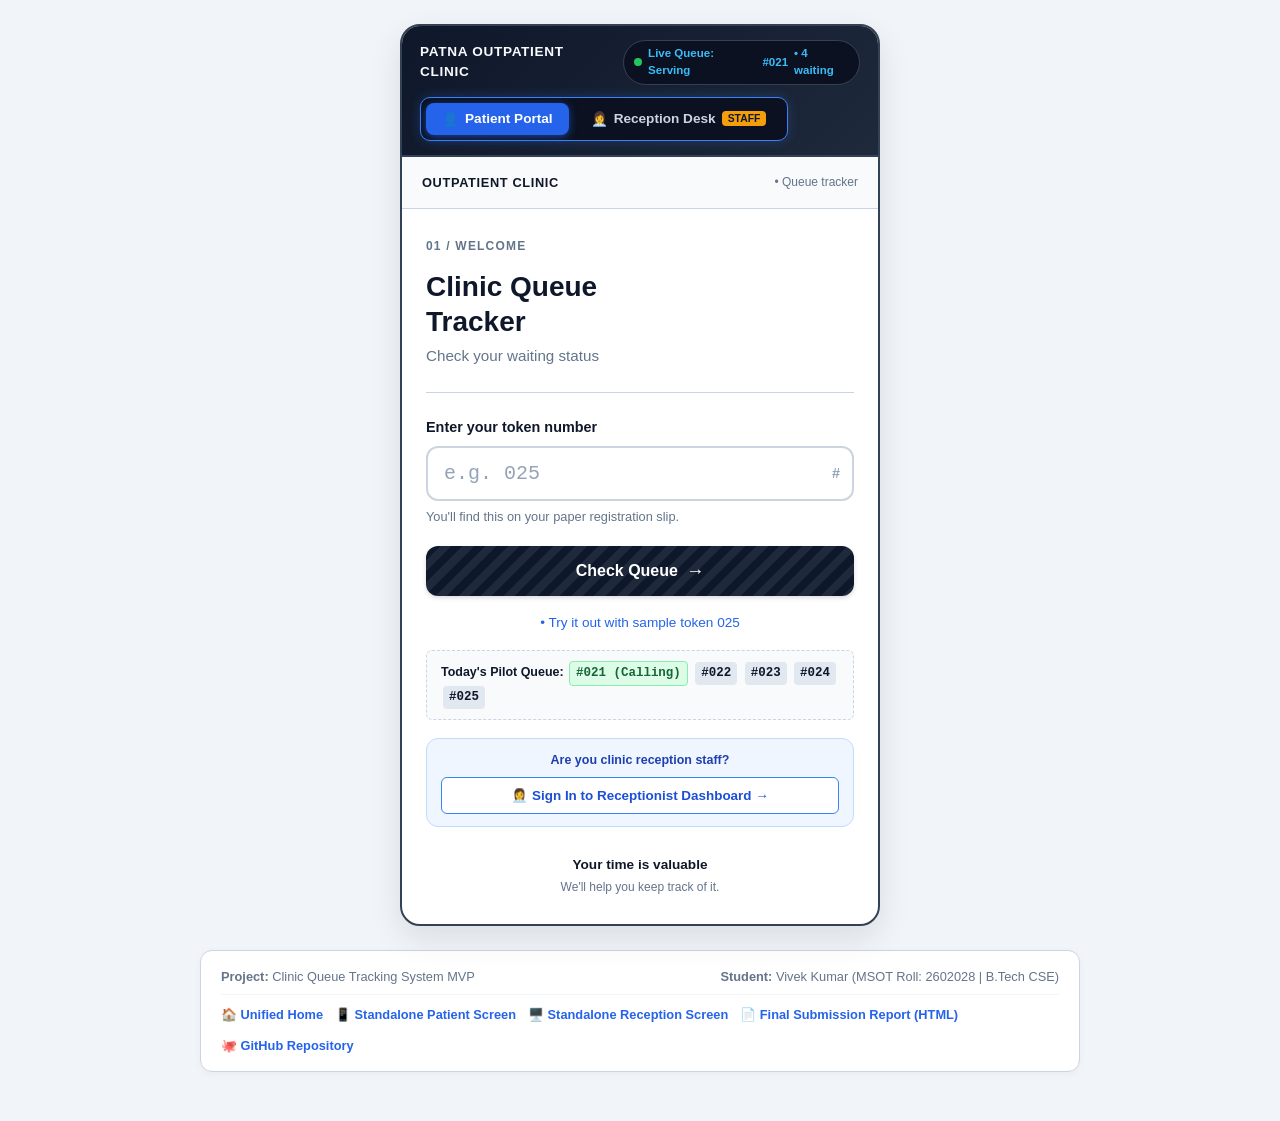
<file: index.html>
<!DOCTYPE html>
<html lang="en">
<head>
  <meta charset="UTF-8">
  <meta name="viewport" content="width=device-width, initial-scale=1.0">
  <title>Clinic Queue Tracking System - Live MVP</title>
  <!-- Base Styles & Wireframe Components -->
  <link rel="stylesheet" href="css/styles.css">
  <link rel="stylesheet" href="css/patient.css">
  <link rel="stylesheet" href="css/reception.css">
  <link rel="stylesheet" href="css/unified.css">
</head>
<body class="unified-page">

  <!-- ======================================================================
       Unified Application Wrapper
       Expands dynamically to 880px when Reception tab is active
       ====================================================================== -->
  <main id="unifiedWrapper" class="unified-wrapper" role="main">
    
    <!-- Top Mode Switcher Bar -->
    <header class="portal-topbar">
      <div class="portal-brand-block">
        <span class="portal-clinic-title">Patna Outpatient Clinic</span>
        <span id="headerLiveTicker" class="portal-live-pill">
          <span class="portal-pulse-dot"></span> Live Queue: Serving #021
        </span>
      </div>

      <!-- Segmented Tab Navigation for Patient vs Receptionist -->
      <nav class="portal-tabs-group" role="tablist" aria-label="Clinic Queue Mode Switcher">
        <button 
          type="button" 
          role="tab" 
          id="tabPatient" 
          class="portal-tab-btn active" 
          aria-selected="true" 
          aria-controls="patientViewSection"
        >
          <span aria-hidden="true">👤</span> Patient Portal
        </button>
        <button 
          type="button" 
          role="tab" 
          id="tabReception" 
          class="portal-tab-btn" 
          aria-selected="false" 
          aria-controls="receptionViewSection"
        >
          <span aria-hidden="true">👩‍💼</span> Reception Desk 
          <span class="portal-badge-staff">Staff</span>
        </button>
      </nav>
    </header>

    <!-- ======================================================================
         SECTION 1: PUBLIC PATIENT PORTAL
         ====================================================================== -->
    <section id="patientViewSection" class="portal-view active-view" aria-label="Patient Queue Portal">
      
      <!-- Top Clinic Header Sub-bar -->
      <div class="clinic-header">
        <span class="clinic-tag">Outpatient Clinic</span>
        <span class="system-tag">• Queue tracker</span>
      </div>

      <!-- SUBVIEW 1A: Patient Token Lookup (Wireframe Sketch 1) -->
      <div id="patientLookupSubView" class="patient-subview active-subview card-content">
        
        <div class="section-badge">01 / Welcome</div>
        <h1 class="page-title">Clinic Queue<br>Tracker</h1>
        <p class="page-subtitle">Check your waiting status</p>

        <hr class="divider">

        <!-- Error Alert -->
        <div id="errorAlert" class="alert-box alert-error" role="alert" aria-live="polite"></div>

        <!-- Token Lookup Form -->
        <form id="tokenForm" novalidate>
          <div class="form-group">
            <label for="tokenInput" class="form-label">Enter your token number</label>
            <div class="token-input-wrapper">
              <input 
                type="text" 
                id="tokenInput" 
                name="tokenNumber" 
                class="form-input" 
                placeholder="e.g. 025" 
                maxlength="6"
                autocomplete="off"
                inputmode="numeric"
                aria-describedby="tokenHelper errorAlert"
              >
              <span class="token-input-icon">#</span>
            </div>
            <span id="tokenHelper" class="form-helper">You'll find this on your paper registration slip.</span>
          </div>

          <!-- Submit Button -->
          <button type="submit" id="checkQueueBtn" class="btn-primary btn-wireframe-shaded">
            <span>Check Queue</span>
            <span class="btn-arrow" aria-hidden="true">→</span>
          </button>
        </form>

        <!-- Demo Shortcut Button -->
        <div class="demo-shortcut-container">
          <button type="button" id="demoShortcutBtn" class="demo-shortcut-btn">
            • Try it out with sample token 025
          </button>
        </div>

        <!-- Pilot Tokens Guide -->
        <div class="active-tokens-badge-box">
          <strong>Today's Pilot Queue:</strong>
          <span class="active-token-pill calling">#021 (Calling)</span>
          <span class="active-token-pill">#022</span>
          <span class="active-token-pill">#023</span>
          <span class="active-token-pill">#024</span>
          <span class="active-token-pill">#025</span>
        </div>

        <!-- In-Card Staff Switcher Callout -->
        <div class="role-switch-callout">
          <span class="role-switch-label">Are you clinic reception staff?</span>
          <button type="button" id="cardSwitchToReceptionBtn" class="btn-role-switch">
            👩‍💼 Sign In to Receptionist Dashboard →
          </button>
        </div>

        <!-- Bottom Reassurance Note -->
        <footer class="card-footer">
          <p class="footer-quote-title">Your time is valuable</p>
          <p class="footer-quote-sub">We'll help you keep track of it.</p>
        </footer>

      </div>

      <!-- SUBVIEW 1B: Patient Live Queue Status (Wireframe Sketch 2) -->
      <div id="patientStatusSubView" class="patient-subview card-content">
        
        <div class="section-badge">02 / Your place in line</div>
        <h1 class="page-title">Your Queue Status</h1>
        <p id="queueStatusSubtitle" class="page-subtitle">You're registered. We'll take it from here.</p>

        <!-- Dynamic Inline Alert Banner (Shows when turn is approaching) -->
        <div id="inlineTurnAlert" class="inline-turn-alert" role="alert" aria-live="polite">
          <span id="turnAlertIcon" class="turn-alert-icon">🔔</span>
          <div class="turn-alert-content">
            <div id="turnAlertTitle" class="turn-alert-title">Your turn is approaching!</div>
            <div id="turnAlertMsg" class="turn-alert-msg">
              You are next in line. Please stay near Consultation Room 1.
            </div>
          </div>
        </div>

        <!-- 1. Hero Token Card -->
        <div class="token-hero-card">
          <span class="token-hero-label">Token Number</span>
          <div id="tokenNumberDisplay" class="token-hero-number">---</div>
          <div id="tokenStatusPill" class="status-pill waiting">
            <span class="status-dot"></span>
            <span id="tokenStatusText">Waiting</span>
          </div>
        </div>

        <!-- 2. Split Metrics Grid -->
        <div class="metrics-row">
          <div class="metric-box">
            <span class="metric-label">Patients ahead of you</span>
            <div class="metric-value-container">
              <span id="patientsAheadDisplay" class="metric-value">--</span>
            </div>
          </div>

          <div class="metric-box">
            <span class="metric-label">
              Estimated Waiting Time
              <span class="metric-estimate-tag">*Estimate</span>
            </span>
            <div class="metric-value-container">
              <span id="waitTimeDisplay" class="metric-value">--</span>
              <span id="waitUnitDisplay" class="metric-unit">minutes</span>
            </div>
          </div>
        </div>

        <!-- 3. Five-Segment Progress Bar -->
        <div class="queue-progress-wrapper">
          <div class="progress-header-row">
            <span>Queue progress</span>
            <span id="progressStatusText" class="progress-status-text">You're in line</span>
          </div>
          
          <div class="progress-segments-container" aria-label="Queue progress 5-step indicator">
            <div id="seg1" class="progress-segment active" title="Step 1: Registered"></div>
            <div id="seg2" class="progress-segment" title="Step 2: Waiting"></div>
            <div id="seg3" class="progress-segment" title="Step 3: Mid-queue"></div>
            <div id="seg4" class="progress-segment" title="Step 4: Next in line"></div>
            <div id="seg5" class="progress-segment" title="Step 5: Your turn"></div>
          </div>

          <div class="progress-labels-row">
            <span>Registered</span>
            <span>Your turn</span>
          </div>
        </div>

        <!-- 4. Action Buttons Group -->
        <div class="action-buttons-group">
          <button type="button" id="viewTurnStatusBtn" class="btn-primary btn-wireframe-shaded">
            <span>View Turn Status</span>
            <span class="btn-arrow" aria-hidden="true">→</span>
          </button>

          <button type="button" id="backToLookupBtn" class="btn-secondary">
            ← Look Up Another Token
          </button>
        </div>

        <!-- Refresh Button -->
        <div class="refresh-control-container">
          <button type="button" id="refreshBtn" class="btn-refresh" title="Check for queue updates">
            <span aria-hidden="true">↻</span> Refresh queue status
          </button>
        </div>

        <!-- Explicit Disclaimer Card -->
        <div class="disclaimer-card">
          <strong>*Disclaimer:</strong> Waiting times are approximate estimates only (calculated at ~5–7 mins per consultation) and may vary depending on patient care needs and doctor availability.
        </div>

        <!-- In-Card Staff Switcher Callout -->
        <div class="role-switch-callout">
          <span class="role-switch-label">Clinic Staff Access:</span>
          <button type="button" id="statusSwitchToReceptionBtn" class="btn-role-switch">
            👩‍💼 Switch to Receptionist Dashboard →
          </button>
        </div>

        <!-- Reassurance Footer -->
        <footer class="card-footer">
          <p class="footer-quote-sub">
            Estimated times may vary. Thank you for your patience.
          </p>
        </footer>

      </div>

      <!-- SUBVIEW 1C: Turn Approaching View (Screen 4 from Wireframe) -->
      <div id="turnApproachingModal" class="turn-approaching-view" role="dialog" aria-modal="true" aria-labelledby="approachingViewTitle">
        <div class="clinic-header" style="margin: -24px -24px 20px -24px;">
          <span class="clinic-tag">Outpatient Clinic</span>
          <span class="system-tag">• Queue tracker</span>
        </div>

        <div class="section-badge">03 / Turn Approaching</div>
        <h2 class="page-title">Turn Status</h2>

        <div class="approaching-banner">
          <div class="approaching-icon" aria-hidden="true">🔔</div>
          <h3 id="approachingViewTitle" class="approaching-title">Your Turn is Approaching!</h3>
          <p id="approachingViewDesc" class="approaching-text">
            Token <strong id="approachingTokenDisplay" style="font-family: var(--font-mono); font-size: 1.25rem;">025</strong> is close to consultation. Please make your way toward the doctor's room.
          </p>
          <div class="room-highlight-box">
            👉 <span id="approachingRoomDisplay">Consultation Room 1</span>
          </div>
        </div>

        <div style="margin-top: auto; padding-top: 24px;">
          <button type="button" id="closeTurnStatusBtn" class="btn-primary">
            ← Back to Queue Status
          </button>
        </div>
      </div>

    </section>

    <!-- ======================================================================
         SECTION 2: RECEPTIONIST DESK (STAFF CONTROL)
         ====================================================================== -->
    <section id="receptionViewSection" class="portal-view" aria-label="Receptionist Staff Control">
      
      <!-- Simulated Window Titlebar (Matches Wireframe Sketch 3 "o o o") -->
      <div class="window-titlebar">
        <div class="window-dots" aria-hidden="true">
          <span class="dot dot-red"></span>
          <span class="dot dot-yellow"></span>
          <span class="dot dot-green"></span>
        </div>
        <span class="window-title-text">Patna Outpatient Clinic — Reception Queue Control</span>
      </div>

      <!-- SUBVIEW 2A: Staff Authentication Guard -->
      <div id="receptionAuthBox" class="reception-auth-box">
        <div class="auth-card" style="margin: 0; box-shadow: none; border: 1px solid var(--border-color);">
          <h2 id="authTitle" class="auth-title">Staff Sign In</h2>
          <p class="auth-sub">Sign in with clinic credentials to access the receptionist queue dashboard.</p>

          <!-- Auth Error Alert -->
          <div id="authErrorAlert" class="alert-box alert-error"></div>

          <form id="staffLoginForm" novalidate>
            <div class="form-group">
              <label for="staffEmail" class="form-label">Receptionist Email</label>
              <input 
                type="email" 
                id="staffEmail" 
                class="form-input" 
                placeholder="reception@clinic.com"
                required
                autocomplete="username"
              >
            </div>

            <div class="form-group">
              <label for="staffPassword" class="form-label">Password</label>
              <input 
                type="password" 
                id="staffPassword" 
                class="form-input" 
                placeholder="••••••••"
                required
                autocomplete="current-password"
              >
            </div>

            <button type="submit" id="loginSubmitBtn" class="btn-primary" style="margin-top: 10px;">
              Sign In to Dashboard
            </button>
          </form>

          <div class="auth-demo-hint">
            <strong>🔒 Staff Demo Credentials:</strong><br>
            Email: <code style="font-weight: 700; color: #0f172a;">reception@clinic.com</code> | Password: <code style="font-weight: 700; color: #0f172a;">clinic123</code><br>
            <button type="button" id="autofillDemoBtn" class="btn-autofill-demo" style="margin-top: 8px; display: inline-block;">
              ⚡ Auto-fill demo credentials
            </button>
          </div>
        </div>
      </div>

      <!-- SUBVIEW 2B: Receptionist Live Dashboard (Wireframe Sketch 3) -->
      <div id="receptionDashboardBox" style="display: none;">
        
        <!-- Reception Header -->
        <header class="reception-header">
          <div>
            <span class="clinic-tag" style="font-size: 0.95rem;">Outpatient Clinic</span>
          </div>
          <div class="auth-user-bar">
            <span class="badge-reception-desk">• Reception desk</span>
            <span id="staffUserEmail" style="font-size: 0.78rem; color: #64748b; font-weight: 600;">reception@clinic.com</span>
            <button type="button" id="signOutBtn" class="btn-signout">Log Out</button>
          </div>
        </header>

        <!-- Main Dashboard Body -->
        <div class="reception-body">
          
          <div class="reception-title-group">
            <h1 class="reception-title">Receptionist Dashboard</h1>
            <p class="reception-subtitle">Manage today's patient queue.</p>
          </div>

          <!-- Status Notification Alert -->
          <div id="receptionAlert" class="alert-box" style="margin-bottom: 20px;"></div>

          <!-- 1. Three Top Metric Cards (Sketch 3) -->
          <div class="reception-metrics-grid">
            <div class="reception-card highlight">
              <span class="rc-label">Current Token</span>
              <div id="rcCurrentToken" class="rc-value">021</div>
              <span class="rc-sub">Now being called</span>
            </div>

            <div class="reception-card">
              <span class="rc-label">Next Token</span>
              <div id="rcNextToken" class="rc-value">022</div>
              <span class="rc-sub">Next in line</span>
            </div>

            <div class="reception-card">
              <span class="rc-label">Total Waiting Patients</span>
              <div id="rcTotalWaiting" class="rc-value">04</div>
              <span class="rc-sub">In the waiting area</span>
            </div>
          </div>

          <!-- 2. Patient Queue Table Section (Sketch 3) -->
          <section class="queue-table-section">
            <div class="table-header-bar">
              <h2 class="table-title">Patient queue</h2>
              <span id="rcWaitingBadge" class="waiting-badge">4 waiting</span>
            </div>

            <table class="patient-table" aria-label="Waiting patients queue table">
              <thead>
                <tr>
                  <th scope="col" style="width: 25%;">Token Number</th>
                  <th scope="col" style="width: 40%;">Status</th>
                  <th scope="col" class="col-action" style="width: 35%;">Action</th>
                </tr>
              </thead>
              <tbody id="queueTableBody">
                <!-- Dynamically populated rows for 022, 023, 024, 025 -->
              </tbody>
            </table>
          </section>

          <!-- 3. Bottom Action Bar (Sketch 3) -->
          <footer class="reception-footer-bar">
            <p class="footer-instruction-text">
              Call the next patient to move the queue forward.
            </p>
            
            <div class="footer-actions-group">
              <button type="button" id="resetDemoBtn" class="btn-reset-demo" title="Reset sample queue to Token 021 calling and 022-025 waiting">
                ↺ Reset Demo Queue
              </button>

              <button type="button" id="updateQueueBtn" class="btn-update-queue">
                Update Queue
              </button>
            </div>
          </footer>

        </div>

      </div>

    </section>

  </main>

  <!-- ======================================================================
       Evaluator / Quick Navigation Bar
       Provides direct links to standalone screens & project resources
       ====================================================================== -->
  <footer class="unified-footer-nav" role="contentinfo">
    <div class="unified-footer-header">
      <span><strong>Project:</strong> Clinic Queue Tracking System MVP</span>
      <span><strong>Student:</strong> Vivek Kumar (MSOT Roll: 2602028 | B.Tech CSE)</span>
    </div>
    <div class="unified-footer-links">
      <a href="index.html" title="Current unified application">🏠 Unified Home</a>
      <a href="queue-status.html?token=025" title="Direct standalone Patient Status screen">📱 Standalone Patient Screen</a>
      <a href="reception.html" title="Direct standalone Receptionist screen">🖥️ Standalone Reception Screen</a>
      <a href="Clinic_Queue_Final_MVP_Report.html" target="_blank" title="View final project submission report">📄 Final Submission Report (HTML)</a>
      <a href="https://github.com/viv90064-star/clinic-queue-tracker" target="_blank" rel="noopener noreferrer" title="View GitHub repository">🐙 GitHub Repository</a>
    </div>
  </footer>

  <!-- Application Scripts -->
  <script src="js/firebase-config.js"></script>
  <script src="js/queue-service.js"></script>
  <script src="js/unified-portal.js"></script>
</body>
</html>
</file>
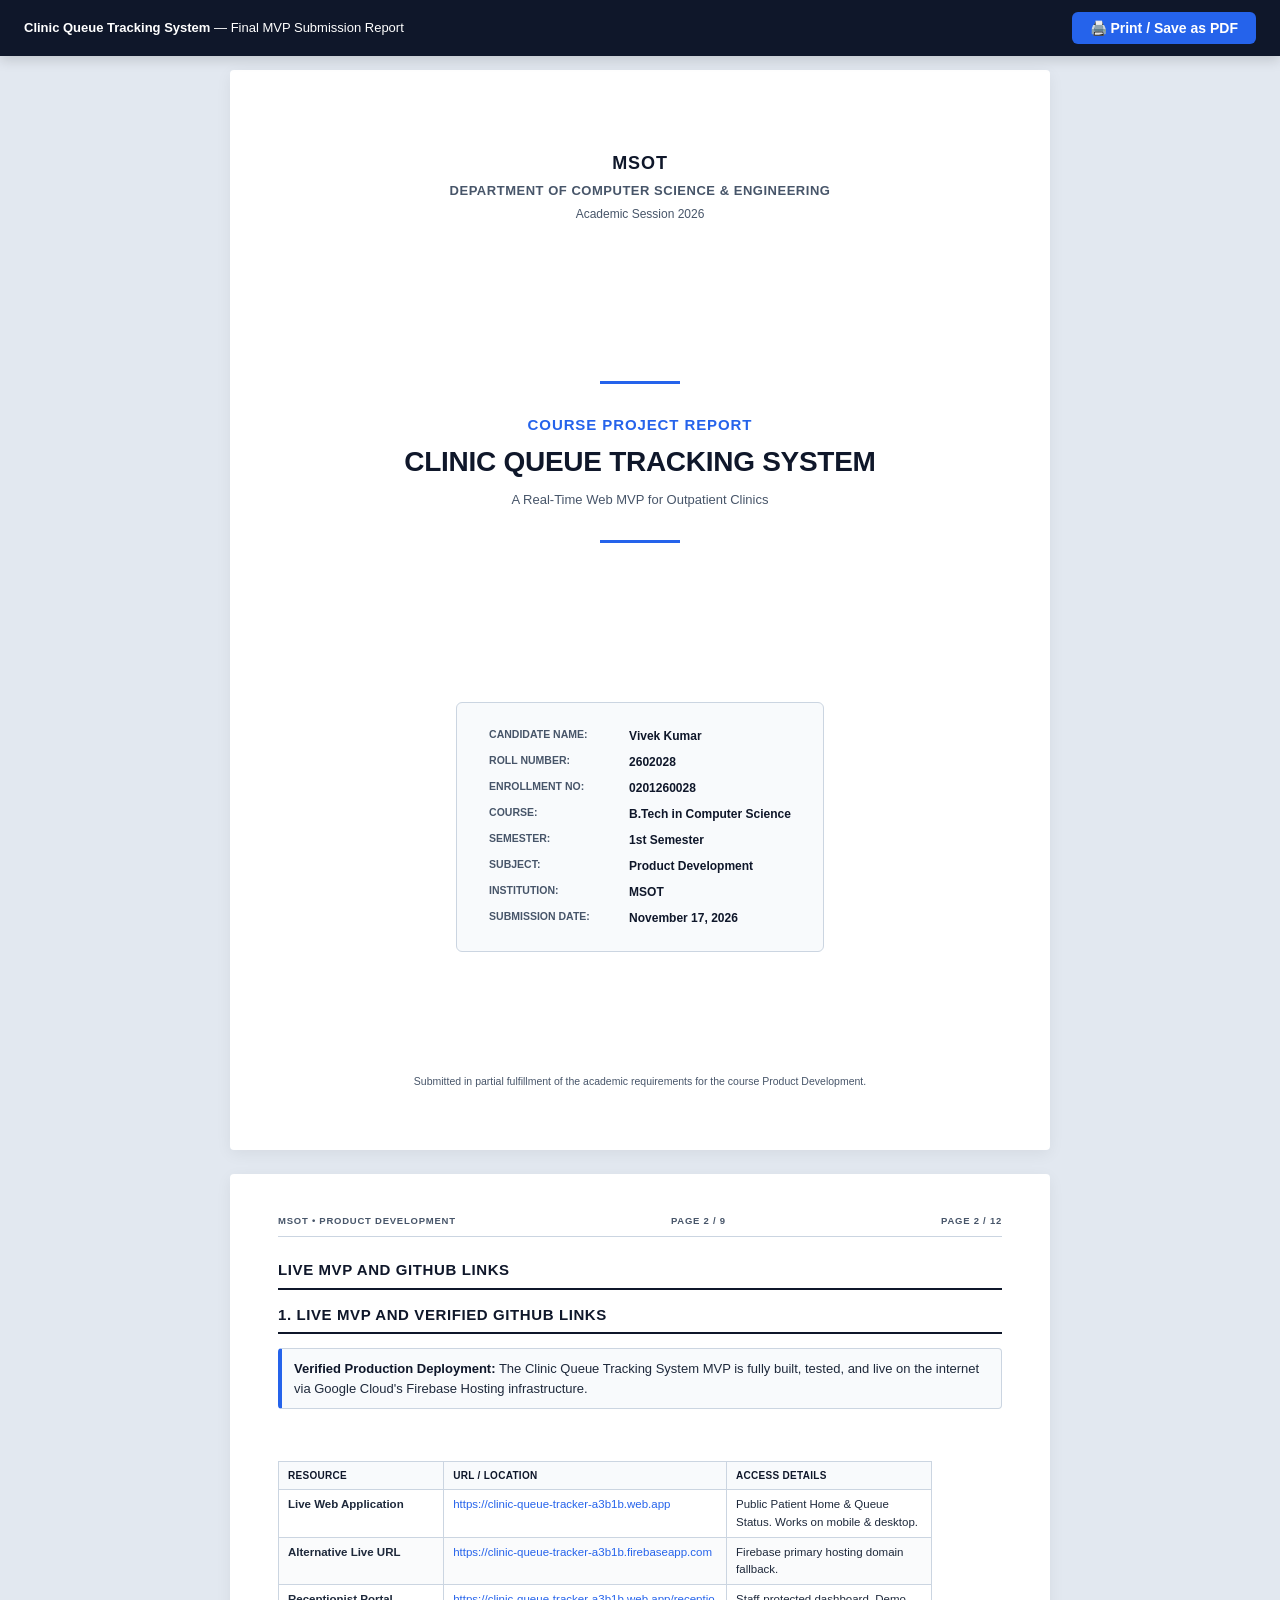
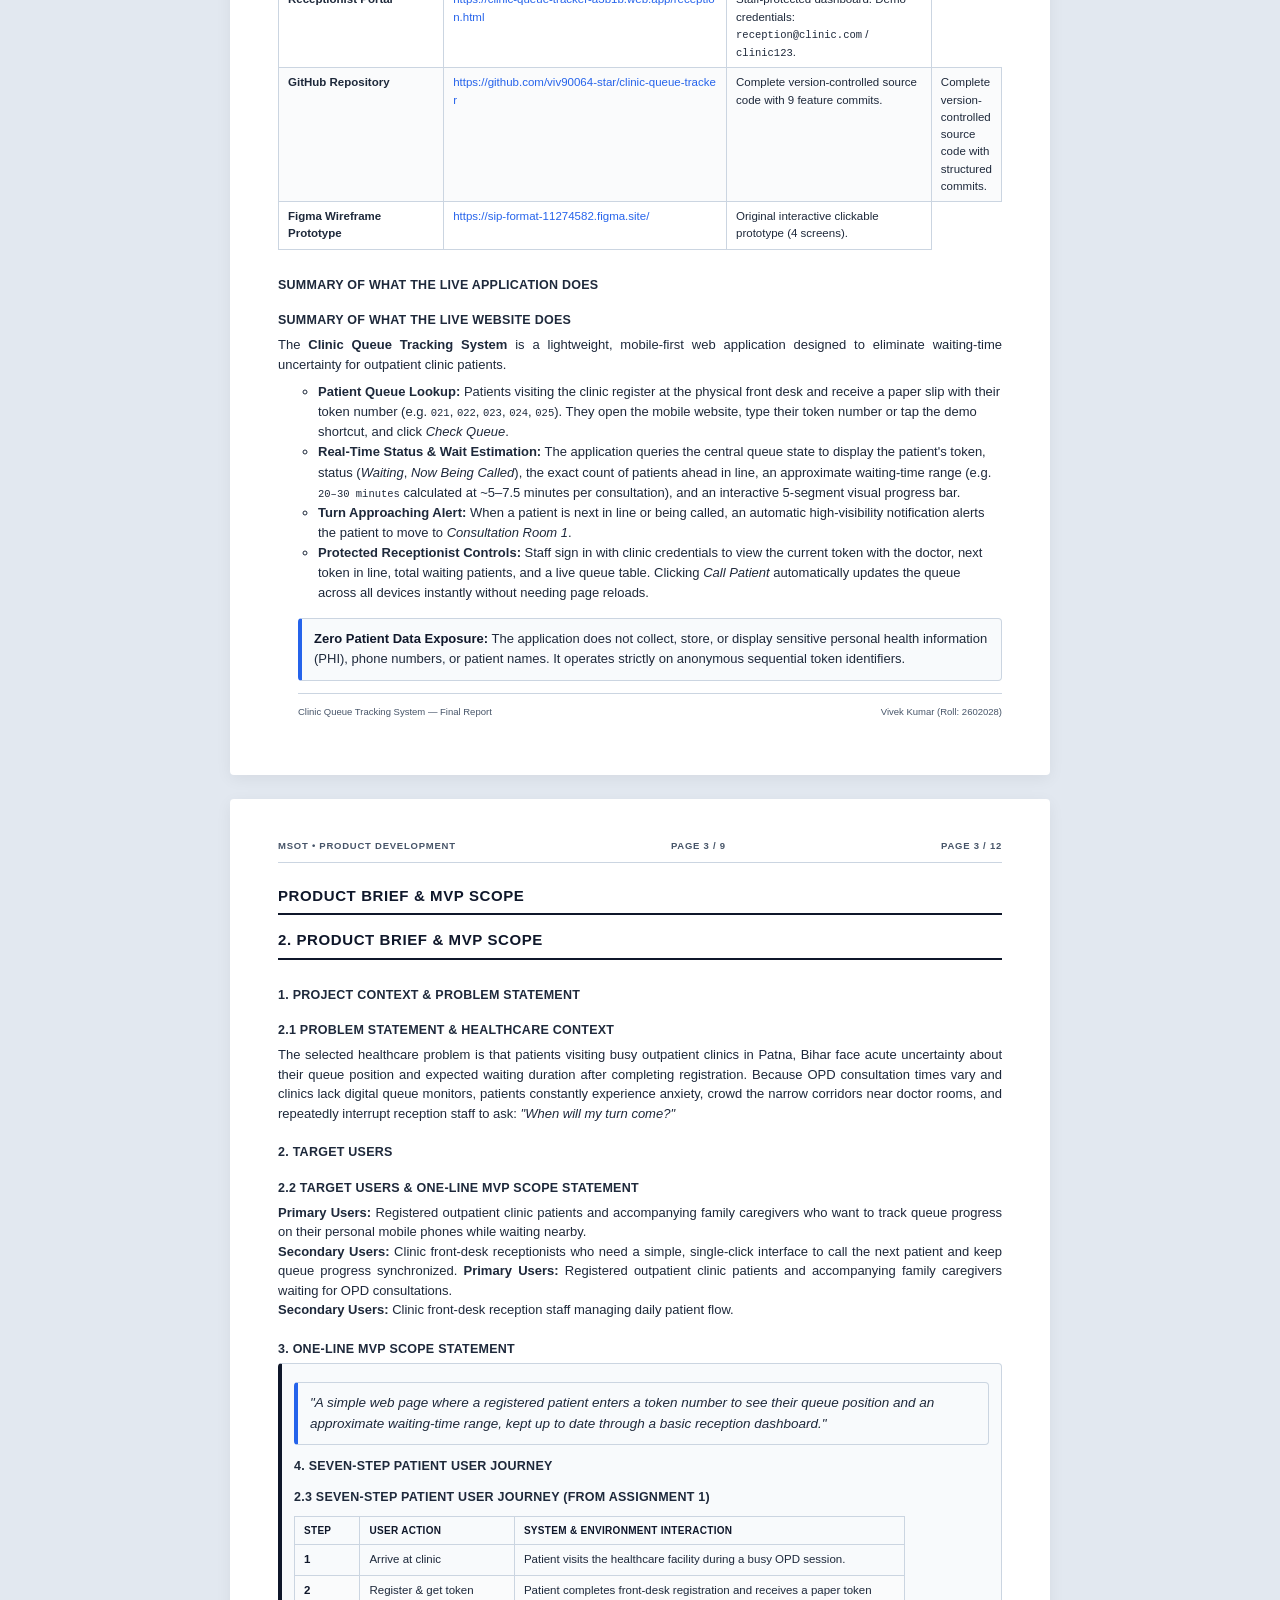
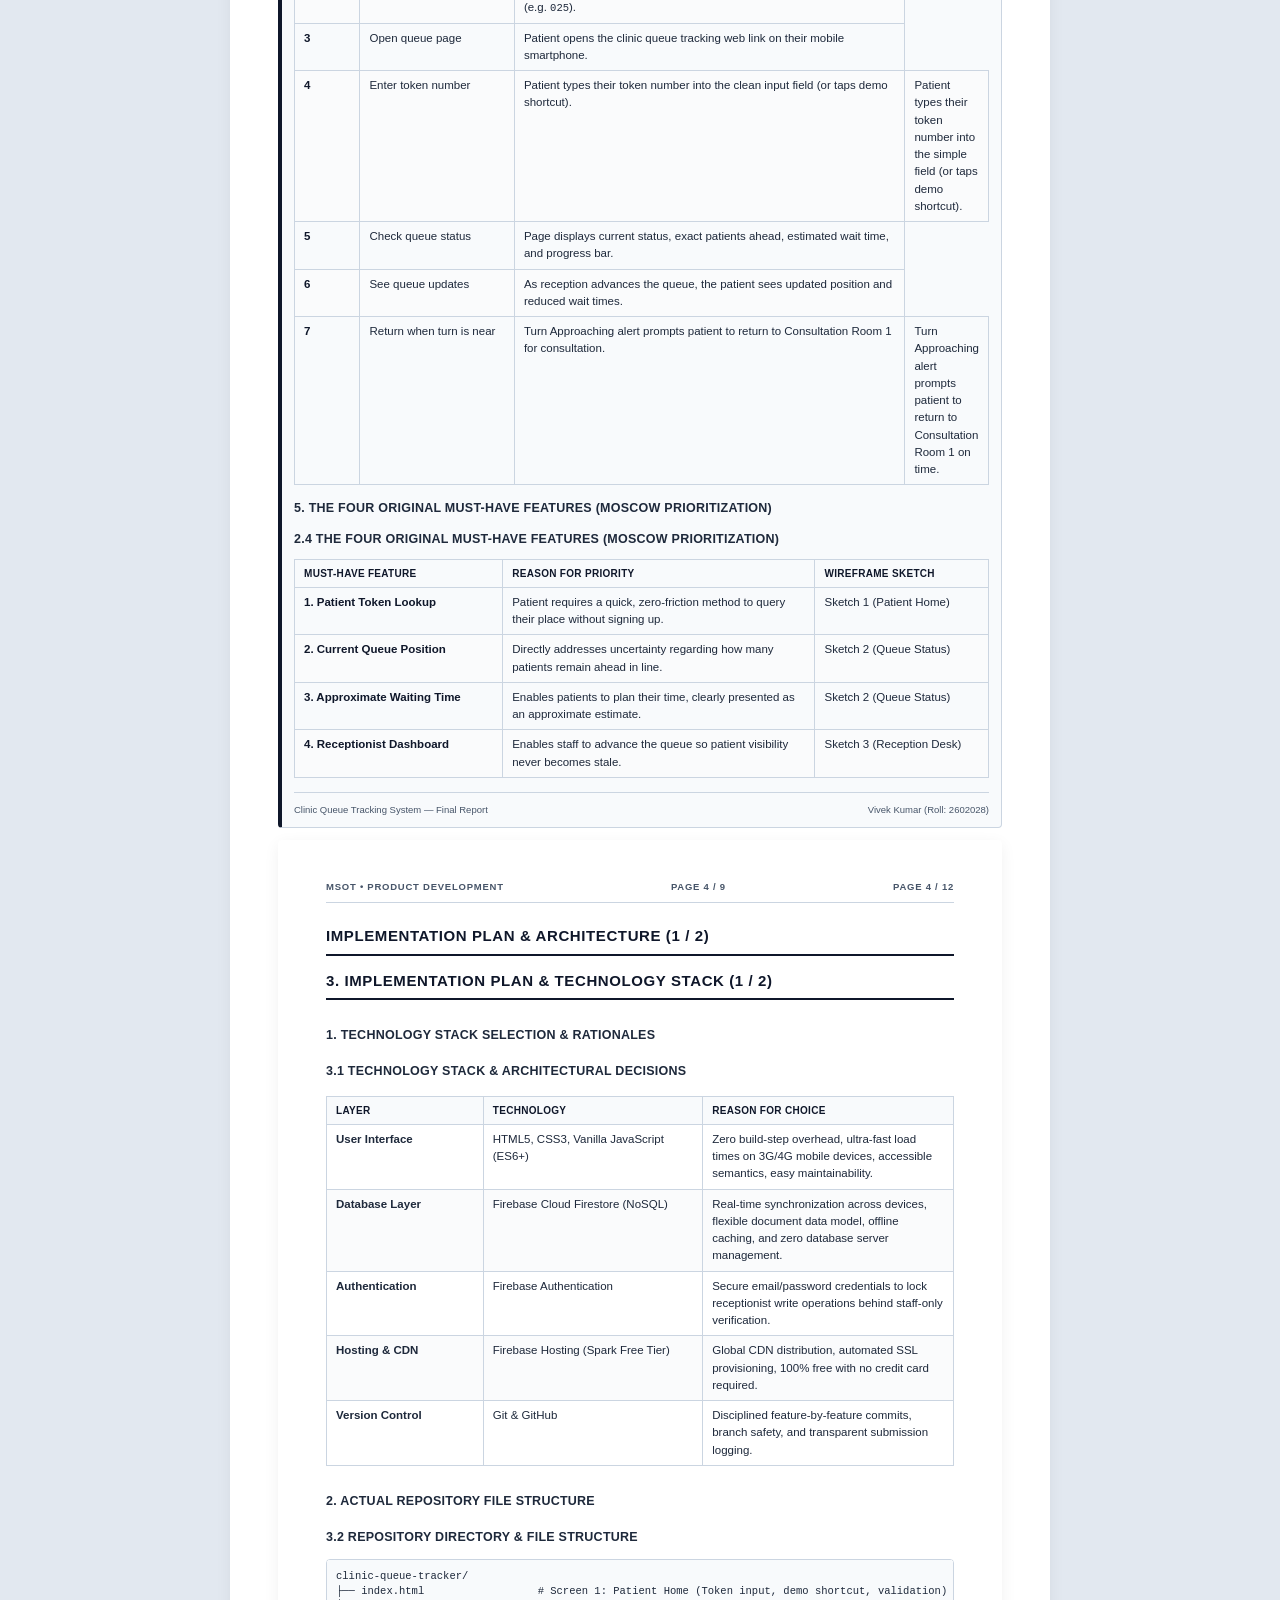
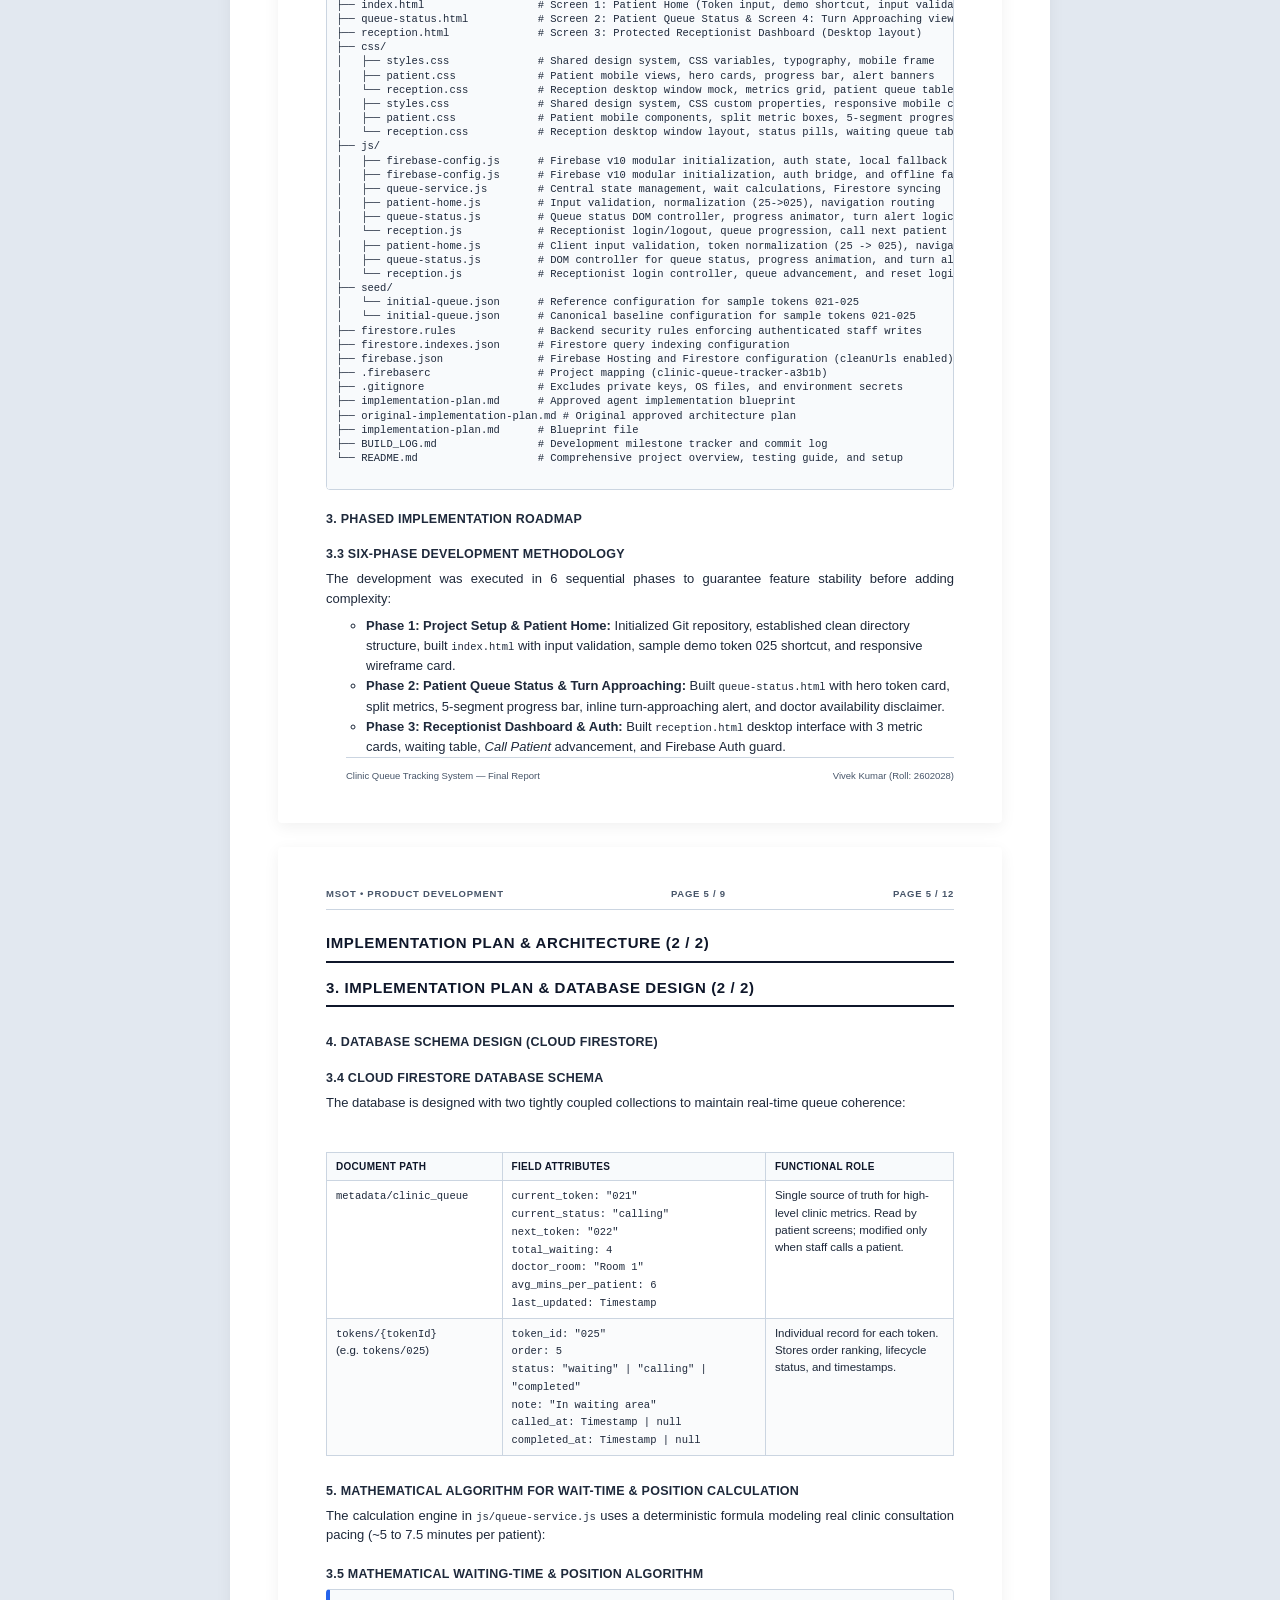
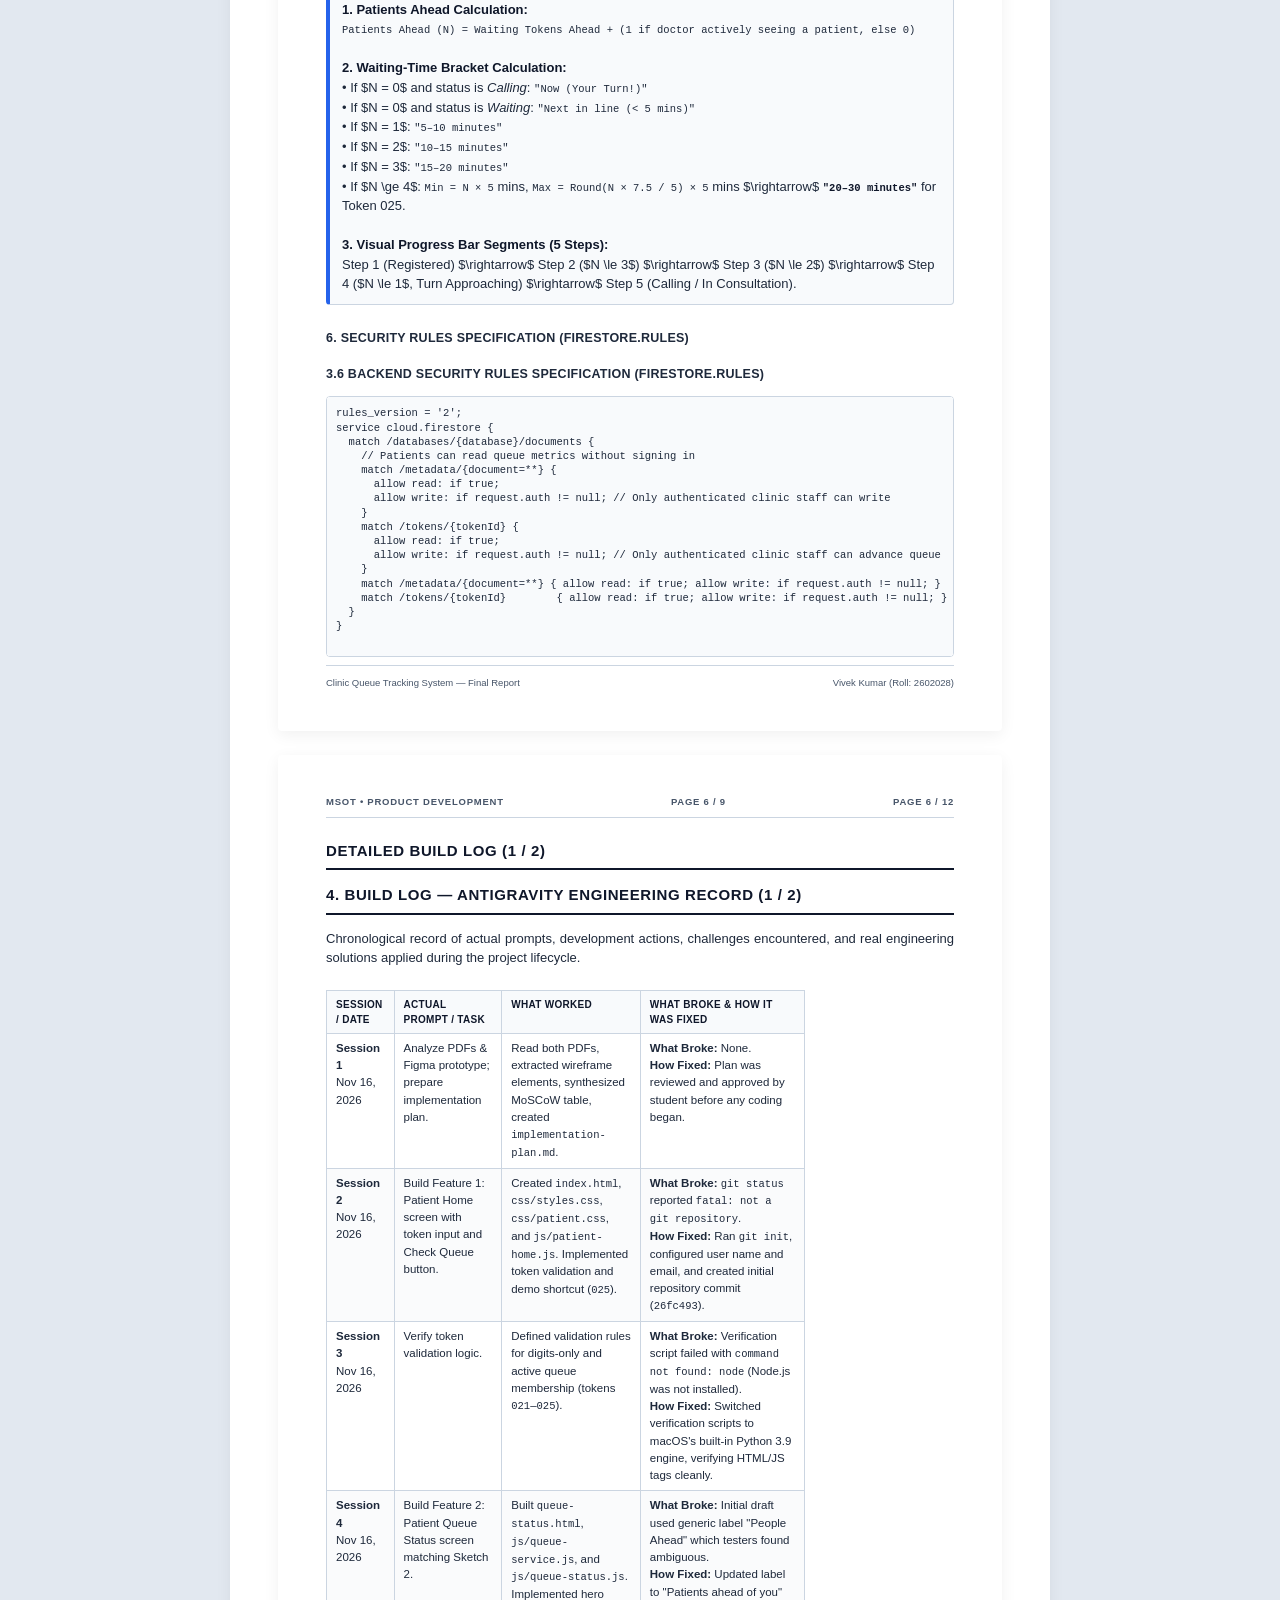
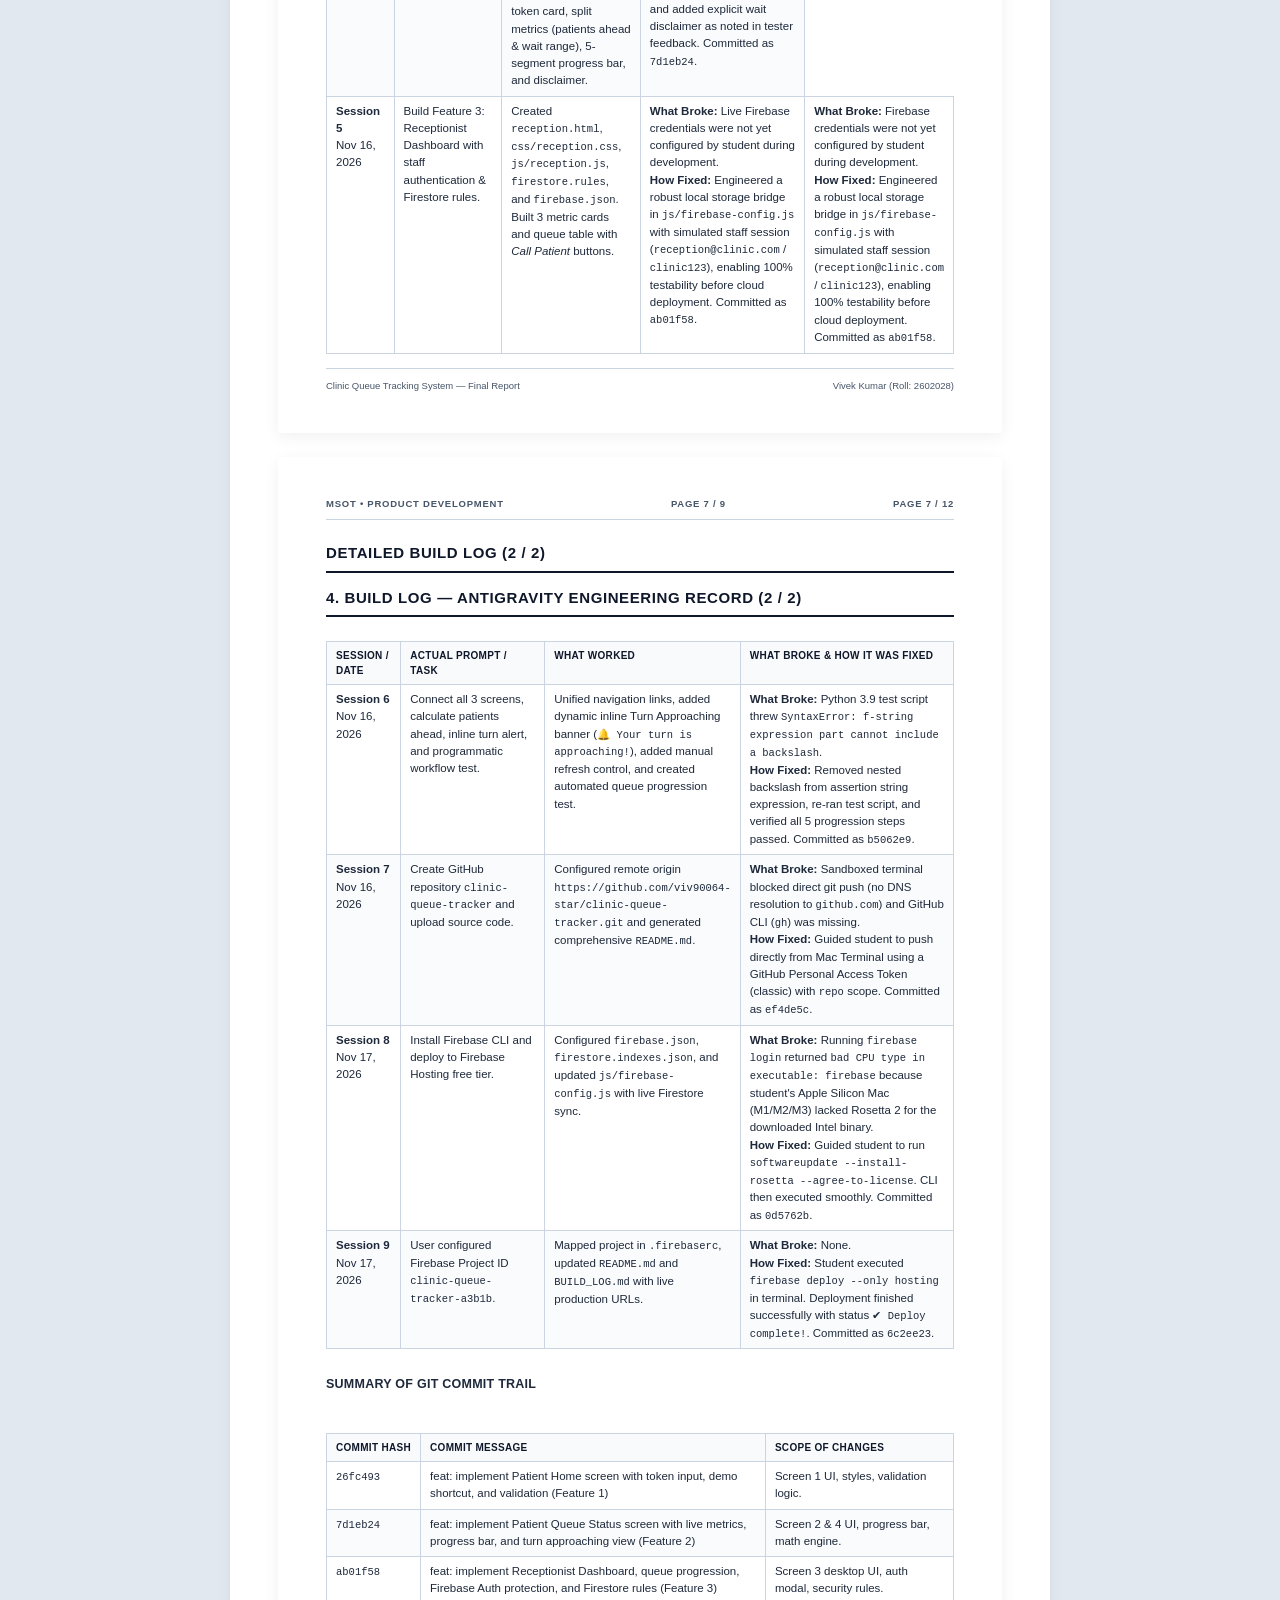
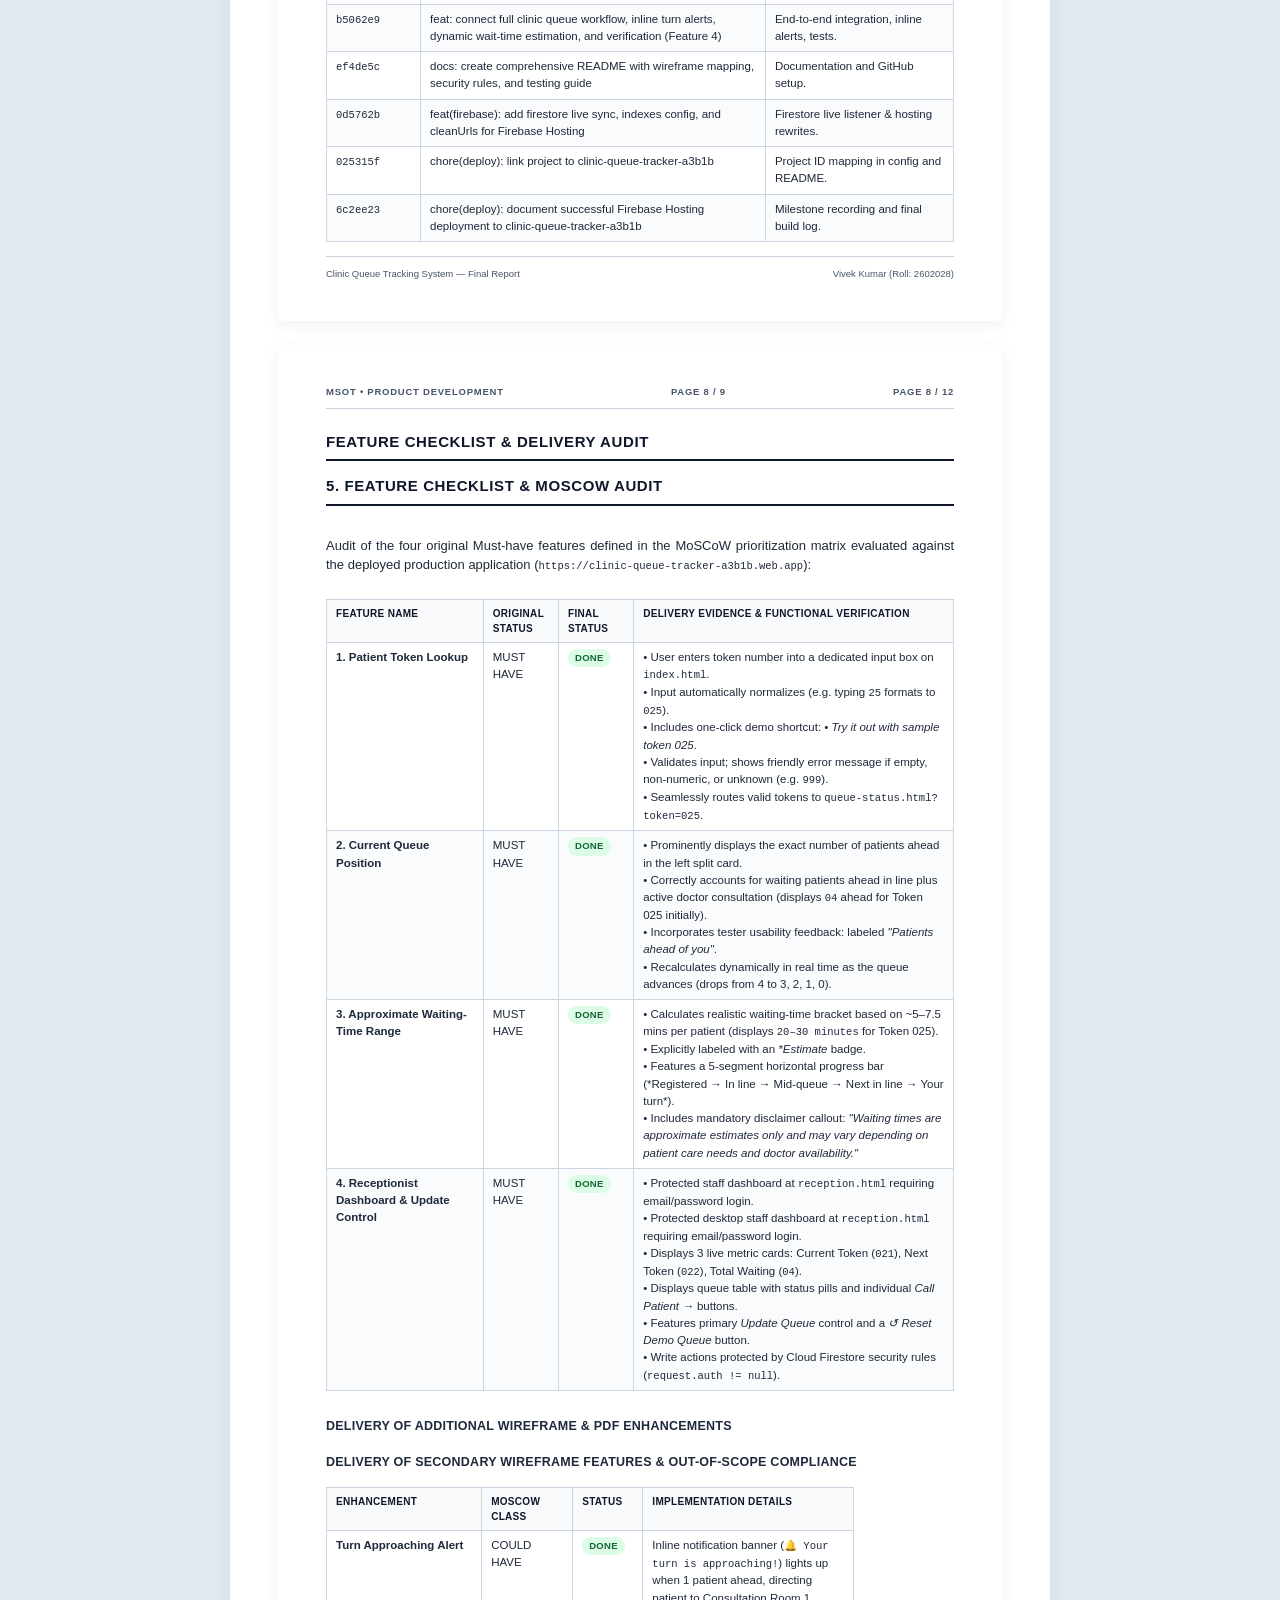
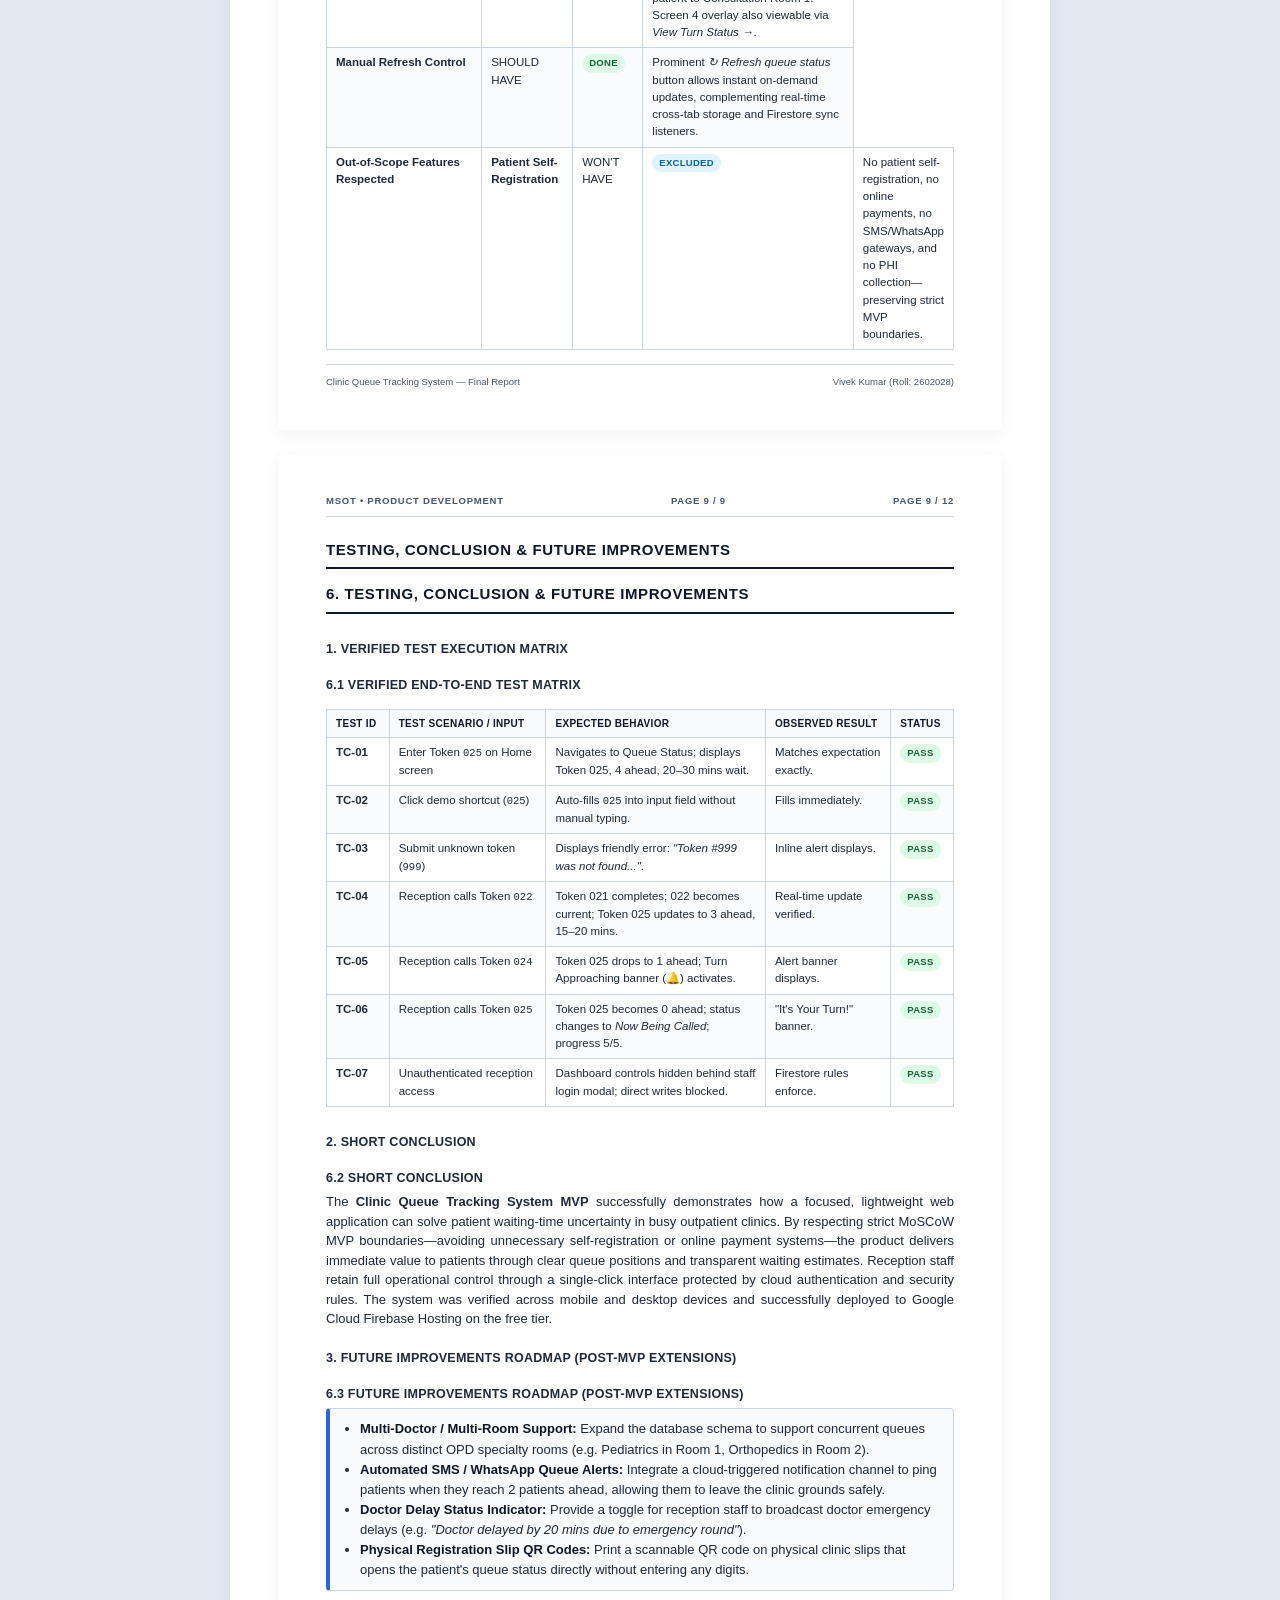
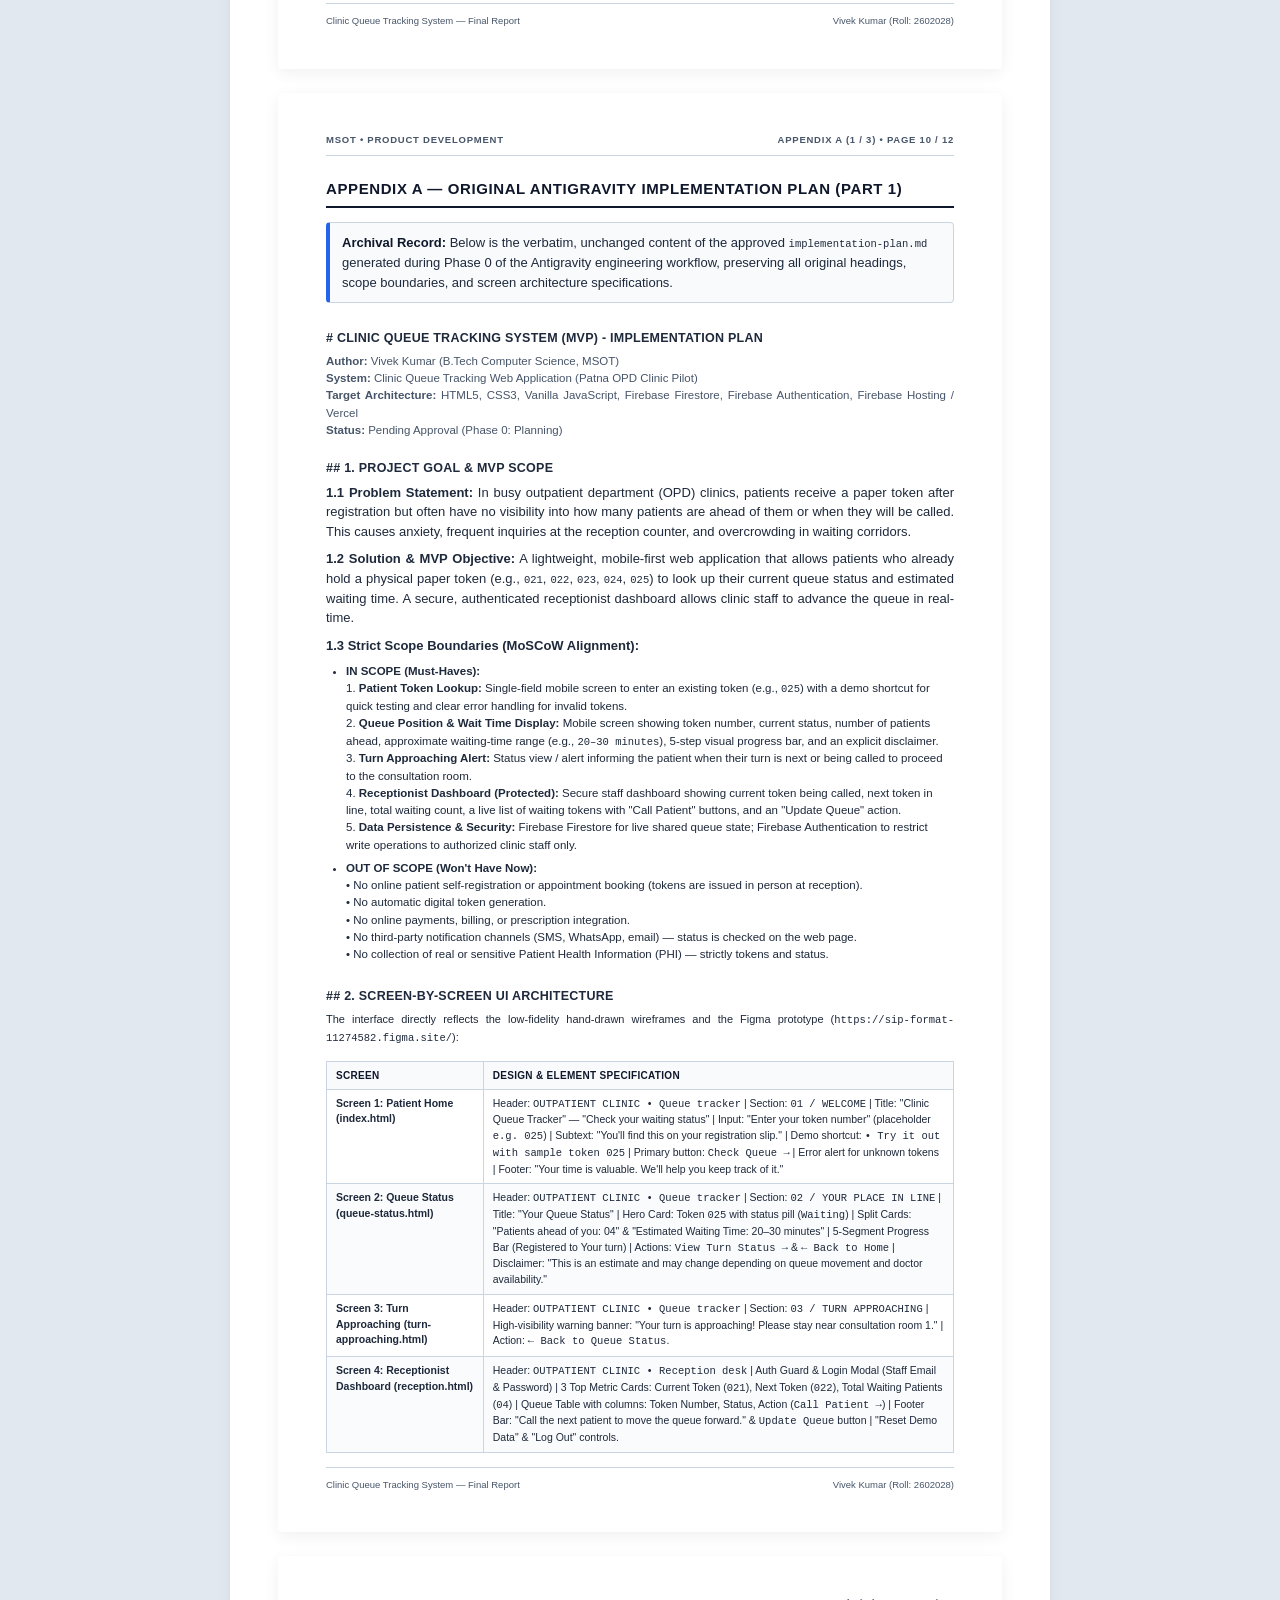
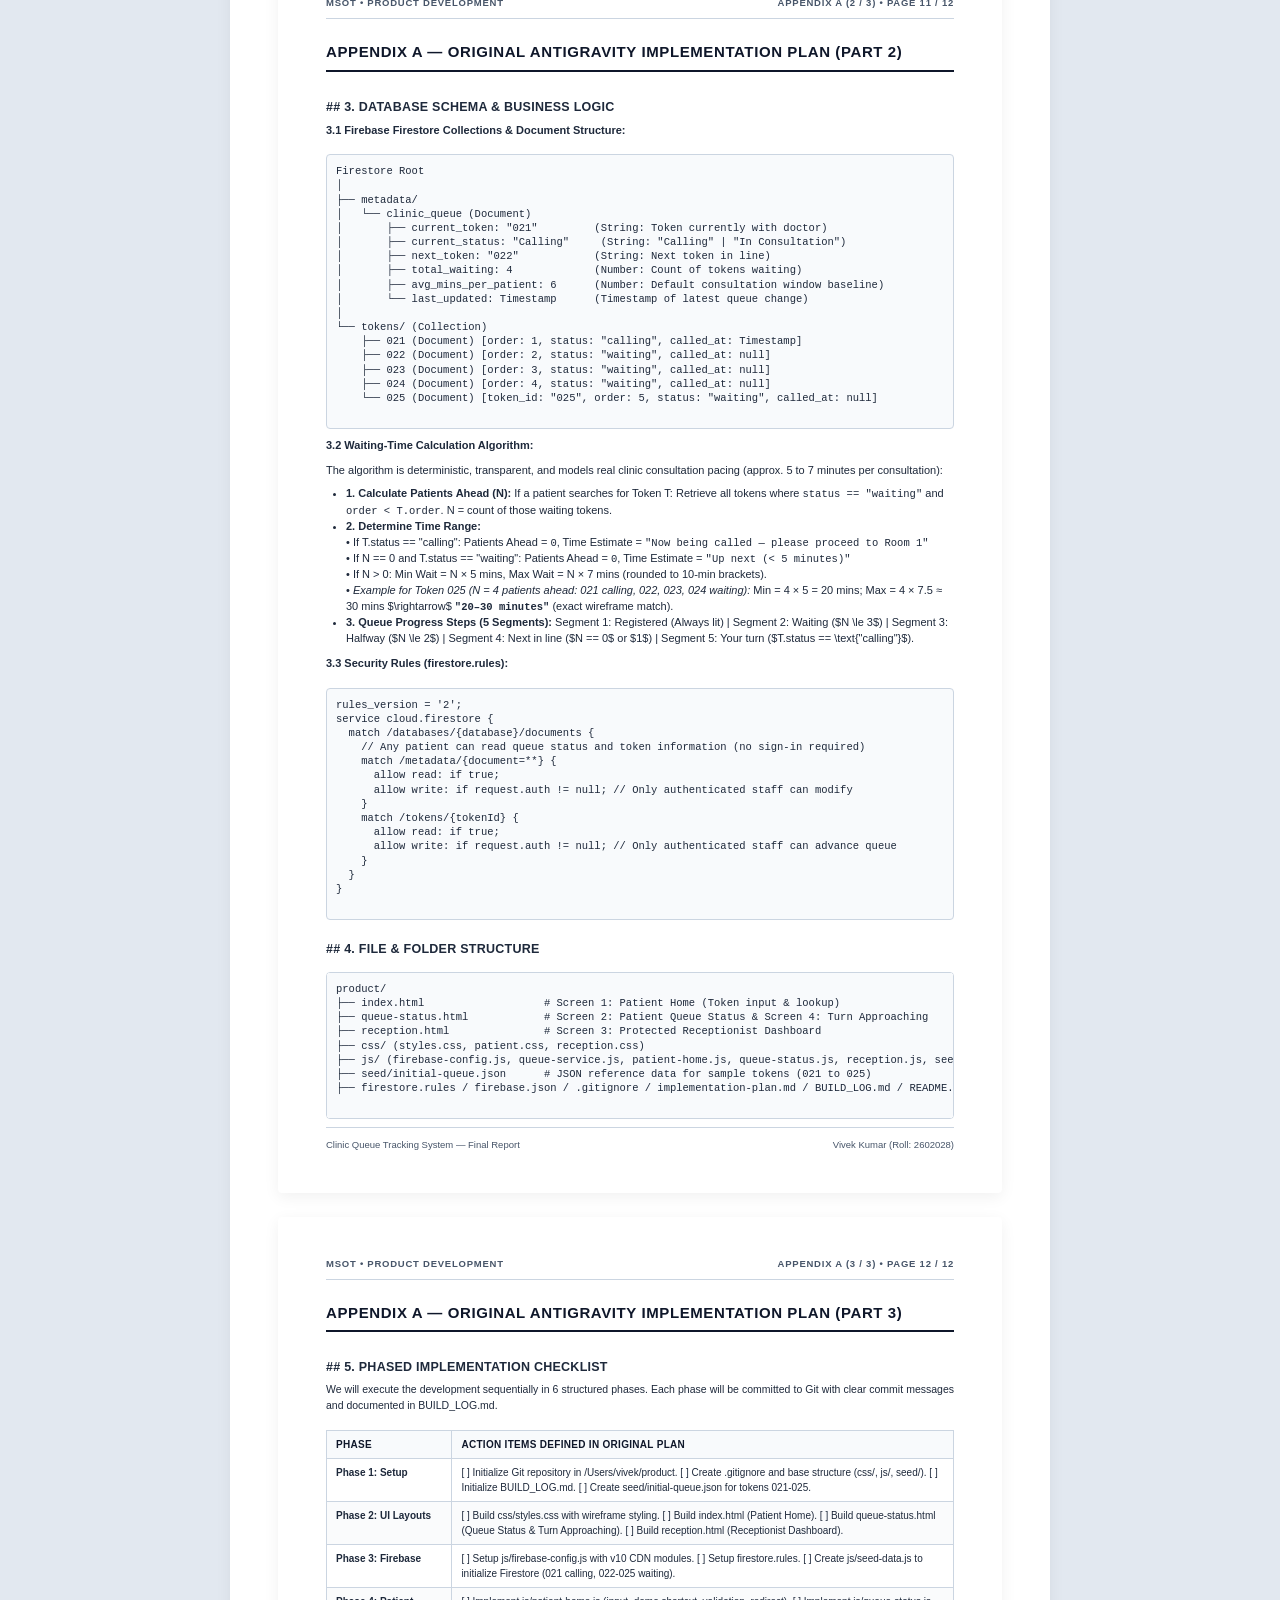
<file: Clinic_Queue_Final_MVP_Report.html>
<!DOCTYPE html>
<html lang="en">

<head>
  <meta charset="UTF-8">
  <meta name="viewport" content="width=device-width, initial-scale=1.0">
  <title>Clinic Queue Tracking System — Final MVP Submission Report</title>
  <style>
    /* ==========================================================================
       Print & Screen Styles for MSOT Final MVP Submission Report
       ========================================================================== */
    :root {
      --primary: #0f172a;
      --secondary: #1e293b;
      --accent: #2563eb;
      --accent-light: #eff6ff;
      --text: #1e293b;
      --text-muted: #475569;
      --border: #cbd5e1;
      --bg-alt: #f8fafc;
      --success: #166534;
      --success-bg: #dcfce7;
      --warning: #92400e;
      --warning-bg: #fef3c7;
      --danger: #991b1b;
      --danger-bg: #fee2e2;
    }

    * {
      box-sizing: border-box;
      margin: 0;
      padding: 0;
    }

    body {
      font-family: -apple-system, BlinkMacSystemFont, "Segoe UI", Roboto, "Helvetica Neue", Arial, sans-serif;
      color: var(--text);
      background-color: #e2e8f0;
      line-height: 1.5;
      font-size: 13.5px;
      font-size: 13px;
      -webkit-font-smoothing: antialiased;
    }

    /* Floating Print Button for Browser View */
    .no-print-bar {
      position: fixed;
      top: 0;
      left: 0;
      right: 0;
      background-color: #0f172a;
      color: #ffffff;
      padding: 12px 24px;
      display: flex;
      justify-content: space-between;
      align-items: center;
      z-index: 1000;
      box-shadow: 0 4px 12px rgba(0, 0, 0, 0.15);
    }

    .btn-print {
      background-color: #2563eb;
      color: #ffffff;
      border: none;
      padding: 8px 18px;
      font-size: 14px;
      font-weight: 600;
      border-radius: 6px;
      cursor: pointer;
      display: inline-flex;
      align-items: center;
      gap: 6px;
      transition: background-color 0.2s;
    }

    .btn-print:hover {
      background-color: #1d4ed8;
    }

    /* Container */
    .report-container {
      max-width: 820px;
      margin: 70px auto 40px auto;
      background: transparent;
    }

    /* Page Definition */
    .page {
      background: #ffffff;
      padding: 44px 50px;
      padding: 40px 48px;
      margin-bottom: 24px;
      box-shadow: 0 4px 16px rgba(0, 0, 0, 0.06);
      border-radius: 4px;
      position: relative;
      min-height: 1080px;
      display: flex;
      flex-direction: column;
    }

    /* Running Header & Footer */
    .running-header {
      display: flex;
      justify-content: space-between;
      font-size: 10px;
      font-size: 9.5px;
      font-weight: 700;
      text-transform: uppercase;
      letter-spacing: 0.08em;
      color: var(--text-muted);
      border-bottom: 1.5px solid var(--border);
      padding-bottom: 8px;
      margin-bottom: 24px;
      margin-bottom: 22px;
    }

    .running-footer {
      margin-top: auto;
      display: flex;
      justify-content: space-between;
      align-items: center;
      font-size: 10px;
      font-size: 9.5px;
      color: var(--text-muted);
      border-top: 1px solid var(--border);
      padding-top: 10px;
    }

    /* Typography */
    h1.doc-title {
      font-size: 24px;
      font-weight: 800;
      color: var(--primary);
      text-transform: uppercase;
      letter-spacing: -0.01em;
      margin-bottom: 6px;
    }

    h2.section-heading {
      font-size: 16px;
      font-size: 15px;
      font-weight: 800;
      color: var(--primary);
      text-transform: uppercase;
      letter-spacing: 0.04em;
      border-bottom: 2px solid var(--primary);
      padding-bottom: 6px;
      margin-bottom: 16px;
      margin-bottom: 14px;
    }

    h3.sub-heading {
      font-size: 13px;
      font-size: 12.5px;
      font-weight: 700;
      color: var(--secondary);
      margin: 14px 0 6px 0;
      margin: 12px 0 5px 0;
      text-transform: uppercase;
      letter-spacing: 0.02em;
    }

    p {
      margin-bottom: 10px;
      margin-bottom: 8px;
      text-align: justify;
    }

    /* Links */
    a {
      color: var(--accent);
      text-decoration: none;
      word-break: break-all;
    }

    a:hover {
      text-decoration: underline;
    }

    /* Tables */
    table {
      width: 100%;
      border-collapse: collapse;
      margin: 12px 0 16px 0;
      font-size: 12px;
      margin: 10px 0 14px 0;
      font-size: 11.5px;
    }

    th,
    td {
      border: 1px solid var(--border);
      padding: 7px 10px;
      padding: 6px 9px;
      text-align: left;
      vertical-align: top;
    }

    th {
      background-color: var(--bg-alt);
      font-weight: 700;
      color: var(--primary);
      text-transform: uppercase;
      font-size: 10.5px;
      font-size: 10px;
      letter-spacing: 0.03em;
    }

    tr:nth-child(even) td {
      background-color: #fafbfc;
    }

    /* Cards & Boxes */
    .info-card {
      background-color: var(--bg-alt);
      border: 1px solid var(--border);
      border-left: 4px solid var(--accent);
      padding: 12px 14px;
      padding: 10px 12px;
      border-radius: 4px;
      margin-bottom: 14px;
      margin-bottom: 12px;
    }

    .info-card strong {
      color: var(--primary);
    }

    .badge {
      display: inline-block;
      padding: 2px 8px;
      padding: 2px 7px;
      border-radius: 12px;
      font-size: 10px;
      font-size: 9.5px;
      font-weight: 700;
      text-transform: uppercase;
      letter-spacing: 0.03em;
    }

    .badge-success {
      background: var(--success-bg);
      color: var(--success);
    }

    .badge-warning {
      background: var(--warning-bg);
      color: var(--warning);
    }

    .badge-danger {
      background: var(--danger-bg);
      color: var(--danger);
    }

    .badge-info {
      background: #e0f2fe;
      color: #0369a1;
    }

    /* Code & Pre */
    code,
    pre {
      font-family: ui-monospace, SFMono-Regular, Menlo, Monaco, Consolas, monospace;
      font-size: 11px;
      font-size: 10.5px;
    }

    pre {
      background-color: var(--bg-alt);
      border: 1px solid var(--border);
      padding: 10px;
      padding: 9px;
      border-radius: 4px;
      overflow-x: auto;
      margin: 10px 0;
      line-height: 1.4;
      margin: 8px 0;
      line-height: 1.35;
    }

    /* Cover Page Specific Styles */
    .cover-page {
      text-align: center;
      justify-content: space-between;
      padding: 60px 50px;
      padding: 60px 48px;
    }

    .cover-top {
      margin-top: 20px;
    }

    .inst-name {
      font-size: 18px;
      font-weight: 800;
      color: var(--primary);
      letter-spacing: 0.05em;
      text-transform: uppercase;
      margin-bottom: 4px;
    }

    .dept-name {
      font-size: 13px;
      font-weight: 600;
      color: var(--text-muted);
      text-transform: uppercase;
      letter-spacing: 0.04em;
    }

    .cover-divider {
      width: 80px;
      height: 3px;
      background: var(--accent);
      margin: 30px auto;
    }

    .cover-center {
      margin: 30px 0;
    }

    .cover-project-title {
      font-size: 28px;
      font-weight: 900;
      color: var(--primary);
      line-height: 1.2;
      text-transform: uppercase;
      letter-spacing: -0.01em;
      margin-bottom: 12px;
    }

    .cover-subtitle {
      font-size: 15px;
      font-weight: 600;
      color: var(--accent);
      text-transform: uppercase;
      letter-spacing: 0.06em;
      margin-bottom: 8px;
    }

    .cover-academic-tag {
      font-size: 13px;
      color: var(--text-muted);
    }

    .cover-box {
      border: 1.5px solid var(--border);
      border-radius: 6px;
      padding: 24px 32px;
      margin: 0 auto;
      max-width: 480px;
      background-color: var(--bg-alt);
      text-align: left;
    }

    .student-grid {
      display: grid;
      grid-template-columns: 140px 1fr;
      row-gap: 8px;
      font-size: 12.5px;
      font-size: 12px;
    }

    .student-grid .label {
      font-weight: 700;
      color: var(--text-muted);
      text-transform: uppercase;
      font-size: 11px;
      font-size: 10.5px;
    }

    .student-grid .val {
      font-weight: 600;
      color: var(--primary);
    }

    /* Print Overrides */
    @media print {
      body {
        background-color: #ffffff;
      }

      .no-print-bar {
        display: none !important;
      }

      .report-container {
        margin: 0;
        max-width: 100%;
      }

      .page {
        box-shadow: none;
        margin-bottom: 0;
        padding: 0;
        page-break-after: always;
        min-height: 100vh;
      }

      a {
        color: #0f172a;
        text-decoration: underline;
      }
    }
  </style>
</head>

<body>

  <!-- Screen Top Bar for Easy Printing -->
  <div class="no-print-bar">
    <div>
      <strong>Clinic Queue Tracking System</strong> — Final MVP Submission Report
    </div>
    <button class="btn-print" onclick="window.print()">
      🖨️ Print / Save as PDF
    </button>
  </div>

  <div class="report-container">

    <!-- ====================================================================
         PAGE 1: COVER PAGE
         ==================================================================== -->
    <div class="page cover-page">
      <div class="cover-top">
        <div class="inst-name">MSOT</div>
        <div class="dept-name">Department of Computer Science & Engineering</div>
        <div style="font-size: 12px; color: var(--text-muted); margin-top: 4px;">Academic Session 2026</div>
      </div>

      <div class="cover-center">
        <div class="cover-divider"></div>
        <div class="cover-subtitle">Course Project Report</div>
        <h1 class="cover-project-title">Clinic Queue Tracking System</h1>
        <div class="cover-academic-tag">A Real-Time Web MVP for Outpatient Clinics</div>
        <div class="cover-divider"></div>
      </div>

      <div class="cover-box">
        <div class="student-grid">
          <div class="label">Candidate Name:</div>
          <div class="val">Vivek Kumar</div>

          <div class="label">Roll Number:</div>
          <div class="val">2602028</div>

          <div class="label">Enrollment No:</div>
          <div class="val">0201260028</div>

          <div class="label">Course:</div>
          <div class="val">B.Tech in Computer Science</div>

          <div class="label">Semester:</div>
          <div class="val">1st Semester</div>

          <div class="label">Subject:</div>
          <div class="val">Product Development</div>

          <div class="label">Institution:</div>
          <div class="val">MSOT</div>

          <div class="label">Submission Date:</div>
          <div class="val">November 17, 2026</div>
        </div>
      </div>

      <div style="font-size: 10.5px; color: var(--text-muted); margin-top: 24px;">
        Submitted in partial fulfillment of the academic requirements for the course Product Development.
      </div>
    </div>

    <!-- ====================================================================
         PAGE 2: LIVE MVP AND GITHUB LINKS
         ==================================================================== -->
    <div class="page">
      <div class="running-header">
        <span>MSOT • Product Development</span>
        <span>Page 2 / 9</span>
        <span>Page 2 / 12</span>
      </div>

      <h2 class="section-heading">Live MVP and GitHub Links</h2>
      <h2 class="section-heading">1. Live MVP and Verified GitHub Links</h2>

      <div class="info-card">
        <strong>Verified Production Deployment:</strong> The Clinic Queue Tracking System MVP is fully built, tested,
        and live on the internet via Google Cloud's Firebase Hosting infrastructure.
      </div>

      <table style="margin-top: 16px;">
        <table>
          <thead>
            <tr>
              <th style="width: 25%;">Resource</th>
              <th style="width: 45%;">URL / Location</th>
              <th style="width: 30%;">Access Details</th>
            </tr>
          </thead>
          <tbody>
            <tr>
              <td><strong>Live Web Application</strong></td>
              <td><a href="https://clinic-queue-tracker-a3b1b.web.app"
                  target="_blank">https://clinic-queue-tracker-a3b1b.web.app</a></td>
              <td>Public Patient Home & Queue Status. Works on mobile & desktop.</td>
            </tr>
            <tr>
              <td><strong>Alternative Live URL</strong></td>
              <td><a href="https://clinic-queue-tracker-a3b1b.firebaseapp.com"
                  target="_blank">https://clinic-queue-tracker-a3b1b.firebaseapp.com</a></td>
              <td>Firebase primary hosting domain fallback.</td>
            </tr>
            <tr>
              <td><strong>Receptionist Portal</strong></td>
              <td><a href="https://clinic-queue-tracker-a3b1b.web.app/reception.html"
                  target="_blank">https://clinic-queue-tracker-a3b1b.web.app/reception.html</a></td>
              <td>Staff-protected dashboard. Demo credentials: <code>reception@clinic.com</code> /
                <code>clinic123</code>.</td>
            </tr>
            <tr>
              <td><strong>GitHub Repository</strong></td>
              <td><a href="https://github.com/viv90064-star/clinic-queue-tracker"
                  target="_blank">https://github.com/viv90064-star/clinic-queue-tracker</a></td>
              <td>Complete version-controlled source code with 9 feature commits.</td>
              <td>Complete version-controlled source code with structured commits.</td>
            </tr>
            <tr>
              <td><strong>Figma Wireframe Prototype</strong></td>
              <td><a href="https://sip-format-11274582.figma.site/"
                  target="_blank">https://sip-format-11274582.figma.site/</a></td>
              <td>Original interactive clickable prototype (4 screens).</td>
            </tr>
          </tbody>
        </table>

        <h3 class="sub-heading">Summary of What the Live Application Does</h3>
        <h3 class="sub-heading">Summary of What the Live Website Does</h3>
        <p>
          The <strong>Clinic Queue Tracking System</strong> is a lightweight, mobile-first web application designed to
          eliminate waiting-time uncertainty for outpatient clinic patients.
        </p>
        <ul style="margin-left: 20px; margin-bottom: 16px; line-height: 1.6;">
          <ul style="margin-left: 20px; margin-bottom: 14px; line-height: 1.55;">
            <li><strong>Patient Queue Lookup:</strong> Patients visiting the clinic register at the physical front desk
              and receive a paper slip with their token number (e.g. <code>021</code>, <code>022</code>,
              <code>023</code>, <code>024</code>, <code>025</code>). They open the mobile website, type their token
              number or tap the demo shortcut, and click <em>Check Queue</em>.</li>
            <li><strong>Real-Time Status & Wait Estimation:</strong> The application queries the central queue state to
              display the patient's token, status (<em>Waiting</em>, <em>Now Being Called</em>), the exact count of
              patients ahead in line, an approximate waiting-time range (e.g. <code>20–30 minutes</code> calculated at
              ~5–7.5 minutes per consultation), and an interactive 5-segment visual progress bar.</li>
            <li><strong>Turn Approaching Alert:</strong> When a patient is next in line or being called, an automatic
              high-visibility notification alerts the patient to move to <em>Consultation Room 1</em>.</li>
            <li><strong>Protected Receptionist Controls:</strong> Staff sign in with clinic credentials to view the
              current token with the doctor, next token in line, total waiting patients, and a live queue table.
              Clicking <em>Call Patient</em> automatically updates the queue across all devices instantly without
              needing page reloads.</li>
          </ul>

          <div class="info-card">
            <strong>Zero Patient Data Exposure:</strong> The application does not collect, store, or display sensitive
            personal health information (PHI), phone numbers, or patient names. It operates strictly on anonymous
            sequential token identifiers.
          </div>

          <div class="running-footer">
            <span>Clinic Queue Tracking System — Final Report</span>
            <span>Vivek Kumar (Roll: 2602028)</span>
          </div>
    </div>

    <!-- ====================================================================
         PAGE 3: PRODUCT BRIEF
         ==================================================================== -->
    <div class="page">
      <div class="running-header">
        <span>MSOT • Product Development</span>
        <span>Page 3 / 9</span>
        <span>Page 3 / 12</span>
      </div>

      <h2 class="section-heading">Product Brief & MVP Scope</h2>
      <h2 class="section-heading">2. Product Brief & MVP Scope</h2>

      <h3 class="sub-heading">1. Project Context & Problem Statement</h3>
      <h3 class="sub-heading">2.1 Problem Statement & Healthcare Context</h3>
      <p>
        The selected healthcare problem is that patients visiting busy outpatient clinics in Patna, Bihar face acute
        uncertainty about their queue position and expected waiting duration after completing registration. Because OPD
        consultation times vary and clinics lack digital queue monitors, patients constantly experience anxiety, crowd
        the narrow corridors near doctor rooms, and repeatedly interrupt reception staff to ask: <em>"When will my turn
          come?"</em>
      </p>

      <h3 class="sub-heading">2. Target Users</h3>
      <h3 class="sub-heading">2.2 Target Users & One-Line MVP Scope Statement</h3>
      <p>
        <strong>Primary Users:</strong> Registered outpatient clinic patients and accompanying family caregivers who
        want to track queue progress on their personal mobile phones while waiting nearby.<br>
        <strong>Secondary Users:</strong> Clinic front-desk receptionists who need a simple, single-click interface to
        call the next patient and keep queue progress synchronized.
        <strong>Primary Users:</strong> Registered outpatient clinic patients and accompanying family caregivers waiting
        for OPD consultations.<br>
        <strong>Secondary Users:</strong> Clinic front-desk reception staff managing daily patient flow.
      </p>

      <h3 class="sub-heading">3. One-Line MVP Scope Statement</h3>
      <div class="info-card" style="font-size: 13.5px; border-left-color: #0f172a;">
        <div class="info-card" style="margin: 8px 0;">
          <em>"A simple web page where a registered patient enters a token number to see their queue position and an
            approximate waiting-time range, kept up to date through a basic reception dashboard."</em>
        </div>

        <h3 class="sub-heading">4. Seven-Step Patient User Journey</h3>
        <h3 class="sub-heading">2.3 Seven-Step Patient User Journey (from Assignment 1)</h3>
        <table>
          <thead>
            <tr>
              <th style="width: 10%;">Step</th>
              <th style="width: 25%;">User Action</th>
              <th style="width: 65%;">System & Environment Interaction</th>
            </tr>
          </thead>
          <tbody>
            <tr>
              <td><strong>1</strong></td>
              <td>Arrive at clinic</td>
              <td>Patient visits the healthcare facility during a busy OPD session.</td>
            </tr>
            <tr>
              <td><strong>2</strong></td>
              <td>Register & get token</td>
              <td>Patient completes front-desk registration and receives a paper token (e.g. <code>025</code>).</td>
            </tr>
            <tr>
              <td><strong>3</strong></td>
              <td>Open queue page</td>
              <td>Patient opens the clinic queue tracking web link on their mobile smartphone.</td>
            </tr>
            <tr>
              <td><strong>4</strong></td>
              <td>Enter token number</td>
              <td>Patient types their token number into the clean input field (or taps demo shortcut).</td>
              <td>Patient types their token number into the simple field (or taps demo shortcut).</td>
            </tr>
            <tr>
              <td><strong>5</strong></td>
              <td>Check queue status</td>
              <td>Page displays current status, exact patients ahead, estimated wait time, and progress bar.</td>
            </tr>
            <tr>
              <td><strong>6</strong></td>
              <td>See queue updates</td>
              <td>As reception advances the queue, the patient sees updated position and reduced wait times.</td>
            </tr>
            <tr>
              <td><strong>7</strong></td>
              <td>Return when turn is near</td>
              <td>Turn Approaching alert prompts patient to return to Consultation Room 1 for consultation.</td>
              <td>Turn Approaching alert prompts patient to return to Consultation Room 1 on time.</td>
            </tr>
          </tbody>
        </table>

        <h3 class="sub-heading">5. The Four Original Must-Have Features (MoSCoW Prioritization)</h3>
        <h3 class="sub-heading">2.4 The Four Original Must-Have Features (MoSCoW Prioritization)</h3>
        <table>
          <thead>
            <tr>
              <th style="width: 30%;">Must-Have Feature</th>
              <th style="width: 45%;">Reason for Priority</th>
              <th style="width: 25%;">Wireframe Sketch</th>
            </tr>
          </thead>
          <tbody>
            <tr>
              <td><strong>1. Patient Token Lookup</strong></td>
              <td>Patient requires a quick, zero-friction method to query their place without signing up.</td>
              <td>Sketch 1 (Patient Home)</td>
            </tr>
            <tr>
              <td><strong>2. Current Queue Position</strong></td>
              <td>Directly addresses uncertainty regarding how many patients remain ahead in line.</td>
              <td>Sketch 2 (Queue Status)</td>
            </tr>
            <tr>
              <td><strong>3. Approximate Waiting Time</strong></td>
              <td>Enables patients to plan their time, clearly presented as an approximate estimate.</td>
              <td>Sketch 2 (Queue Status)</td>
            </tr>
            <tr>
              <td><strong>4. Receptionist Dashboard</strong></td>
              <td>Enables staff to advance the queue so patient visibility never becomes stale.</td>
              <td>Sketch 3 (Reception Desk)</td>
            </tr>
          </tbody>
        </table>

        <div class="running-footer">
          <span>Clinic Queue Tracking System — Final Report</span>
          <span>Vivek Kumar (Roll: 2602028)</span>
        </div>
      </div>

      <!-- ====================================================================
         PAGES 4–5: IMPLEMENTATION PLAN (PART 1)
         PAGE 4: IMPLEMENTATION PLAN (PART 1)
         ==================================================================== -->
      <div class="page">
        <div class="running-header">
          <span>MSOT • Product Development</span>
          <span>Page 4 / 9</span>
          <span>Page 4 / 12</span>
        </div>

        <h2 class="section-heading">Implementation Plan & Architecture (1 / 2)</h2>
        <h2 class="section-heading">3. Implementation Plan & Technology Stack (1 / 2)</h2>

        <h3 class="sub-heading">1. Technology Stack Selection & Rationales</h3>
        <h3 class="sub-heading">3.1 Technology Stack & Architectural Decisions</h3>
        <table>
          <thead>
            <tr>
              <th style="width: 25%;">Layer</th>
              <th style="width: 35%;">Technology</th>
              <th style="width: 40%;">Reason for Choice</th>
            </tr>
          </thead>
          <tbody>
            <tr>
              <td><strong>User Interface</strong></td>
              <td>HTML5, CSS3, Vanilla JavaScript (ES6+)</td>
              <td>Zero build-step overhead, ultra-fast load times on 3G/4G mobile devices, accessible semantics, easy
                maintainability.</td>
            </tr>
            <tr>
              <td><strong>Database Layer</strong></td>
              <td>Firebase Cloud Firestore (NoSQL)</td>
              <td>Real-time synchronization across devices, flexible document data model, offline caching, and zero
                database server management.</td>
            </tr>
            <tr>
              <td><strong>Authentication</strong></td>
              <td>Firebase Authentication</td>
              <td>Secure email/password credentials to lock receptionist write operations behind staff-only
                verification.</td>
            </tr>
            <tr>
              <td><strong>Hosting & CDN</strong></td>
              <td>Firebase Hosting (Spark Free Tier)</td>
              <td>Global CDN distribution, automated SSL provisioning, 100% free with no credit card required.</td>
            </tr>
            <tr>
              <td><strong>Version Control</strong></td>
              <td>Git & GitHub</td>
              <td>Disciplined feature-by-feature commits, branch safety, and transparent submission logging.</td>
            </tr>
          </tbody>
        </table>

        <h3 class="sub-heading">2. Actual Repository File Structure</h3>
        <h3 class="sub-heading">3.2 Repository Directory & File Structure</h3>
        <pre>
clinic-queue-tracker/
├── index.html                  # Screen 1: Patient Home (Token input, demo shortcut, validation)
├── index.html                  # Screen 1: Patient Home (Token input, demo shortcut, input validation)
├── queue-status.html           # Screen 2: Patient Queue Status & Screen 4: Turn Approaching view
├── reception.html              # Screen 3: Protected Receptionist Dashboard (Desktop layout)
├── css/
│   ├── styles.css              # Shared design system, CSS variables, typography, mobile frame
│   ├── patient.css             # Patient mobile views, hero cards, progress bar, alert banners
│   └── reception.css           # Reception desktop window mock, metrics grid, patient queue table
│   ├── styles.css              # Shared design system, CSS custom properties, responsive mobile container
│   ├── patient.css             # Patient mobile components, split metric boxes, 5-segment progress bar
│   └── reception.css           # Reception desktop window layout, status pills, waiting queue table
├── js/
│   ├── firebase-config.js      # Firebase v10 modular initialization, auth state, local fallback
│   ├── firebase-config.js      # Firebase v10 modular initialization, auth bridge, and offline fallback
│   ├── queue-service.js        # Central state management, wait calculations, Firestore syncing
│   ├── patient-home.js         # Input validation, normalization (25->025), navigation routing
│   ├── queue-status.js         # Queue status DOM controller, progress animator, turn alert logic
│   └── reception.js            # Receptionist login/logout, queue progression, call next patient
│   ├── patient-home.js         # Client input validation, token normalization (25 -> 025), navigation
│   ├── queue-status.js         # DOM controller for queue status, progress animation, and turn alerts
│   └── reception.js            # Receptionist login controller, queue advancement, and reset logic
├── seed/
│   └── initial-queue.json      # Reference configuration for sample tokens 021-025
│   └── initial-queue.json      # Canonical baseline configuration for sample tokens 021-025
├── firestore.rules             # Backend security rules enforcing authenticated staff writes
├── firestore.indexes.json      # Firestore query indexing configuration
├── firebase.json               # Firebase Hosting and Firestore configuration (cleanUrls enabled)
├── .firebaserc                 # Project mapping (clinic-queue-tracker-a3b1b)
├── .gitignore                  # Excludes private keys, OS files, and environment secrets
├── implementation-plan.md      # Approved agent implementation blueprint
├── original-implementation-plan.md # Original approved architecture plan
├── implementation-plan.md      # Blueprint file
├── BUILD_LOG.md                # Development milestone tracker and commit log
└── README.md                   # Comprehensive project overview, testing guide, and setup
      </pre>

        <h3 class="sub-heading">3. Phased Implementation Roadmap</h3>
        <h3 class="sub-heading">3.3 Six-Phase Development Methodology</h3>
        <p>
          The development was executed in 6 sequential phases to guarantee feature stability before adding complexity:
        </p>
        <ul style="margin-left: 20px; line-height: 1.6;">
          <ul style="margin-left: 20px; line-height: 1.55;">
            <li><strong>Phase 1: Project Setup & Patient Home:</strong> Initialized Git repository, established clean
              directory structure, built <code>index.html</code> with input validation, sample demo token 025 shortcut,
              and responsive wireframe card.</li>
            <li><strong>Phase 2: Patient Queue Status & Turn Approaching:</strong> Built <code>queue-status.html</code>
              with hero token card, split metrics, 5-segment progress bar, inline turn-approaching alert, and doctor
              availability disclaimer.</li>
            <li><strong>Phase 3: Receptionist Dashboard & Auth:</strong> Built <code>reception.html</code> desktop
              interface with 3 metric cards, waiting table, <em>Call Patient</em> advancement, and Firebase Auth guard.
            </li>
          </ul>

          <div class="running-footer">
            <span>Clinic Queue Tracking System — Final Report</span>
            <span>Vivek Kumar (Roll: 2602028)</span>
          </div>
      </div>

      <!-- ====================================================================
         PAGE 5: IMPLEMENTATION PLAN (PART 2)
         ==================================================================== -->
      <div class="page">
        <div class="running-header">
          <span>MSOT • Product Development</span>
          <span>Page 5 / 9</span>
          <span>Page 5 / 12</span>
        </div>

        <h2 class="section-heading">Implementation Plan & Architecture (2 / 2)</h2>
        <h2 class="section-heading">3. Implementation Plan & Database Design (2 / 2)</h2>

        <h3 class="sub-heading">4. Database Schema Design (Cloud Firestore)</h3>
        <h3 class="sub-heading">3.4 Cloud Firestore Database Schema</h3>
        <p>
          The database is designed with two tightly coupled collections to maintain real-time queue coherence:
        </p>

        <table style="margin-bottom: 12px;">
          <table>
            <thead>
              <tr>
                <th style="width: 28%;">Document Path</th>
                <th style="width: 42%;">Field Attributes</th>
                <th style="width: 30%;">Functional Role</th>
              </tr>
            </thead>
            <tbody>
              <tr>
                <td><code>metadata/clinic_queue</code></td>
                <td>
                  <code>current_token: "021"</code><br>
                  <code>current_status: "calling"</code><br>
                  <code>next_token: "022"</code><br>
                  <code>total_waiting: 4</code><br>
                  <code>doctor_room: "Room 1"</code><br>
                  <code>avg_mins_per_patient: 6</code><br>
                  <code>last_updated: Timestamp</code>
                </td>
                <td>Single source of truth for high-level clinic metrics. Read by patient screens; modified only when
                  staff calls a patient.</td>
              </tr>
              <tr>
                <td><code>tokens/{tokenId}</code><br>(e.g. <code>tokens/025</code>)</td>
                <td>
                  <code>token_id: "025"</code><br>
                  <code>order: 5</code><br>
                  <code>status: "waiting" | "calling" | "completed"</code><br>
                  <code>note: "In waiting area"</code><br>
                  <code>called_at: Timestamp | null</code><br>
                  <code>completed_at: Timestamp | null</code>
                </td>
                <td>Individual record for each token. Stores order ranking, lifecycle status, and timestamps.</td>
              </tr>
            </tbody>
          </table>

          <h3 class="sub-heading">5. Mathematical Algorithm for Wait-Time & Position Calculation</h3>
          <p>
            The calculation engine in <code>js/queue-service.js</code> uses a deterministic formula modeling real clinic
            consultation pacing (~5 to 7.5 minutes per patient):
          </p>
          <h3 class="sub-heading">3.5 Mathematical Waiting-Time & Position Algorithm</h3>
          <div class="info-card">
            <strong>1. Patients Ahead Calculation:</strong><br>
            <code>Patients Ahead (N) = Waiting Tokens Ahead + (1 if doctor actively seeing a patient, else 0)</code><br><br>
            <strong>2. Waiting-Time Bracket Calculation:</strong><br>
            • If $N = 0$ and status is <em>Calling</em>: <code>"Now (Your Turn!)"</code><br>
            • If $N = 0$ and status is <em>Waiting</em>: <code>"Next in line (&lt; 5 mins)"</code><br>
            • If $N = 1$: <code>"5–10 minutes"</code><br>
            • If $N = 2$: <code>"10–15 minutes"</code><br>
            • If $N = 3$: <code>"15–20 minutes"</code><br>
            • If $N \ge 4$: <code>Min = N × 5</code> mins, <code>Max = Round(N × 7.5 / 5) × 5</code> mins $\rightarrow$
            <strong><code>"20–30 minutes"</code></strong> for Token 025.<br><br>
            <strong>3. Visual Progress Bar Segments (5 Steps):</strong><br>
            Step 1 (Registered) $\rightarrow$ Step 2 ($N \le 3$) $\rightarrow$ Step 3 ($N \le 2$) $\rightarrow$ Step 4
            ($N \le 1$, Turn Approaching) $\rightarrow$ Step 5 (Calling / In Consultation).
          </div>

          <h3 class="sub-heading">6. Security Rules Specification (firestore.rules)</h3>
          <h3 class="sub-heading">3.6 Backend Security Rules Specification (firestore.rules)</h3>
          <pre>
rules_version = '2';
service cloud.firestore {
  match /databases/{database}/documents {
    // Patients can read queue metrics without signing in
    match /metadata/{document=**} {
      allow read: if true;
      allow write: if request.auth != null; // Only authenticated clinic staff can write
    }
    match /tokens/{tokenId} {
      allow read: if true;
      allow write: if request.auth != null; // Only authenticated clinic staff can advance queue
    }
    match /metadata/{document=**} { allow read: if true; allow write: if request.auth != null; }
    match /tokens/{tokenId}        { allow read: if true; allow write: if request.auth != null; }
  }
}
      </pre>

          <div class="running-footer">
            <span>Clinic Queue Tracking System — Final Report</span>
            <span>Vivek Kumar (Roll: 2602028)</span>
          </div>
      </div>

      <!-- ====================================================================
         PAGES 6–7: BUILD LOG (PART 1)
         PAGE 6: BUILD LOG (PART 1)
         ==================================================================== -->
      <div class="page">
        <div class="running-header">
          <span>MSOT • Product Development</span>
          <span>Page 6 / 9</span>
          <span>Page 6 / 12</span>
        </div>

        <h2 class="section-heading">Detailed Build Log (1 / 2)</h2>
        <h2 class="section-heading">4. Build Log — Antigravity Engineering Record (1 / 2)</h2>
        <p style="margin-bottom: 12px;">
          Chronological record of actual prompts, development actions, challenges encountered, and real engineering
          solutions applied during the project lifecycle.
        </p>

        <table>
          <thead>
            <tr>
              <th style="width: 12%;">Session / Date</th>
              <th style="width: 24%;">Actual Prompt / Task</th>
              <th style="width: 28%;">What Worked</th>
              <th style="width: 36%;">What Broke & How It Was Fixed</th>
            </tr>
          </thead>
          <tbody>
            <tr>
              <td><strong>Session 1</strong><br>Nov 16, 2026</td>
              <td>Analyze PDFs & Figma prototype; prepare implementation plan.</td>
              <td>Read both PDFs, extracted wireframe elements, synthesized MoSCoW table, created
                <code>implementation-plan.md</code>.</td>
              <td><strong>What Broke:</strong> None.<br><strong>How Fixed:</strong> Plan was reviewed and approved by
                student before any coding began.</td>
            </tr>
            <tr>
              <td><strong>Session 2</strong><br>Nov 16, 2026</td>
              <td>Build Feature 1: Patient Home screen with token input and Check Queue button.</td>
              <td>Created <code>index.html</code>, <code>css/styles.css</code>, <code>css/patient.css</code>, and
                <code>js/patient-home.js</code>. Implemented token validation and demo shortcut (<code>025</code>).</td>
              <td><strong>What Broke:</strong> <code>git status</code> reported
                <code>fatal: not a git repository</code>.<br><strong>How Fixed:</strong> Ran <code>git init</code>,
                configured user name and email, and created initial repository commit (<code>26fc493</code>).</td>
            </tr>
            <tr>
              <td><strong>Session 3</strong><br>Nov 16, 2026</td>
              <td>Verify token validation logic.</td>
              <td>Defined validation rules for digits-only and active queue membership (tokens
                <code>021</code>–<code>025</code>).</td>
              <td><strong>What Broke:</strong> Verification script failed with <code>command not found: node</code>
                (Node.js was not installed).<br><strong>How Fixed:</strong> Switched verification scripts to macOS's
                built-in Python 3.9 engine, verifying HTML/JS tags cleanly.</td>
            </tr>
            <tr>
              <td><strong>Session 4</strong><br>Nov 16, 2026</td>
              <td>Build Feature 2: Patient Queue Status screen matching Sketch 2.</td>
              <td>Built <code>queue-status.html</code>, <code>js/queue-service.js</code>, and
                <code>js/queue-status.js</code>. Implemented hero token card, split metrics (patients ahead & wait
                range), 5-segment progress bar, and disclaimer.</td>
              <td><strong>What Broke:</strong> Initial draft used generic label "People Ahead" which testers found
                ambiguous.<br><strong>How Fixed:</strong> Updated label to "Patients ahead of you" and added explicit
                wait disclaimer as noted in tester feedback. Committed as <code>7d1eb24</code>.</td>
            </tr>
            <tr>
              <td><strong>Session 5</strong><br>Nov 16, 2026</td>
              <td>Build Feature 3: Receptionist Dashboard with staff authentication & Firestore rules.</td>
              <td>Created <code>reception.html</code>, <code>css/reception.css</code>, <code>js/reception.js</code>,
                <code>firestore.rules</code>, and <code>firebase.json</code>. Built 3 metric cards and queue table with
                <em>Call Patient</em> buttons.</td>
              <td><strong>What Broke:</strong> Live Firebase credentials were not yet configured by student during
                development.<br><strong>How Fixed:</strong> Engineered a robust local storage bridge in
                <code>js/firebase-config.js</code> with simulated staff session (<code>reception@clinic.com</code> /
                <code>clinic123</code>), enabling 100% testability before cloud deployment. Committed as
                <code>ab01f58</code>.</td>
              <td><strong>What Broke:</strong> Firebase credentials were not yet configured by student during
                development.<br><strong>How Fixed:</strong> Engineered a robust local storage bridge in
                <code>js/firebase-config.js</code> with simulated staff session (<code>reception@clinic.com</code> /
                <code>clinic123</code>), enabling 100% testability before cloud deployment. Committed as
                <code>ab01f58</code>.</td>
            </tr>
          </tbody>
        </table>

        <div class="running-footer">
          <span>Clinic Queue Tracking System — Final Report</span>
          <span>Vivek Kumar (Roll: 2602028)</span>
        </div>
      </div>

      <!-- ====================================================================
         PAGES 7: BUILD LOG (PART 2)
         PAGE 7: BUILD LOG (PART 2)
         ==================================================================== -->
      <div class="page">
        <div class="running-header">
          <span>MSOT • Product Development</span>
          <span>Page 7 / 9</span>
          <span>Page 7 / 12</span>
        </div>

        <h2 class="section-heading">Detailed Build Log (2 / 2)</h2>
        <h2 class="section-heading">4. Build Log — Antigravity Engineering Record (2 / 2)</h2>

        <table>
          <thead>
            <tr>
              <th style="width: 12%;">Session / Date</th>
              <th style="width: 24%;">Actual Prompt / Task</th>
              <th style="width: 28%;">What Worked</th>
              <th style="width: 36%;">What Broke & How It Was Fixed</th>
            </tr>
          </thead>
          <tbody>
            <tr>
              <td><strong>Session 6</strong><br>Nov 16, 2026</td>
              <td>Connect all 3 screens, calculate patients ahead, inline turn alert, and programmatic workflow test.
              </td>
              <td>Unified navigation links, added dynamic inline Turn Approaching banner
                (<code>🔔 Your turn is approaching!</code>), added manual refresh control, and created automated queue
                progression test.</td>
              <td><strong>What Broke:</strong> Python 3.9 test script threw
                <code>SyntaxError: f-string expression part cannot include a backslash</code>.<br><strong>How
                  Fixed:</strong> Removed nested backslash from assertion string expression, re-ran test script, and
                verified all 5 progression steps passed. Committed as <code>b5062e9</code>.</td>
            </tr>
            <tr>
              <td><strong>Session 7</strong><br>Nov 16, 2026</td>
              <td>Create GitHub repository <code>clinic-queue-tracker</code> and upload source code.</td>
              <td>Configured remote origin <code>https://github.com/viv90064-star/clinic-queue-tracker.git</code> and
                generated comprehensive <code>README.md</code>.</td>
              <td><strong>What Broke:</strong> Sandboxed terminal blocked direct git push (no DNS resolution to
                <code>github.com</code>) and GitHub CLI (<code>gh</code>) was missing.<br><strong>How Fixed:</strong>
                Guided student to push directly from Mac Terminal using a GitHub Personal Access Token (classic) with
                <code>repo</code> scope. Committed as <code>ef4de5c</code>.</td>
            </tr>
            <tr>
              <td><strong>Session 8</strong><br>Nov 17, 2026</td>
              <td>Install Firebase CLI and deploy to Firebase Hosting free tier.</td>
              <td>Configured <code>firebase.json</code>, <code>firestore.indexes.json</code>, and updated
                <code>js/firebase-config.js</code> with live Firestore sync.</td>
              <td><strong>What Broke:</strong> Running <code>firebase login</code> returned
                <code>bad CPU type in executable: firebase</code> because student's Apple Silicon Mac (M1/M2/M3) lacked
                Rosetta 2 for the downloaded Intel binary.<br><strong>How Fixed:</strong> Guided student to run
                <code>softwareupdate --install-rosetta --agree-to-license</code>. CLI then executed smoothly. Committed
                as <code>0d5762b</code>.</td>
            </tr>
            <tr>
              <td><strong>Session 9</strong><br>Nov 17, 2026</td>
              <td>User configured Firebase Project ID <code>clinic-queue-tracker-a3b1b</code>.</td>
              <td>Mapped project in <code>.firebaserc</code>, updated <code>README.md</code> and
                <code>BUILD_LOG.md</code> with live production URLs.</td>
              <td><strong>What Broke:</strong> None.<br><strong>How Fixed:</strong> Student executed
                <code>firebase deploy --only hosting</code> in terminal. Deployment finished successfully with status
                <code>✔ Deploy complete!</code>. Committed as <code>6c2ee23</code>.</td>
            </tr>
          </tbody>
        </table>

        <h3 class="sub-heading">Summary of Git Commit Trail</h3>
        <table style="margin-top: 10px;">
          <table>
            <thead>
              <tr>
                <th style="width: 15%;">Commit Hash</th>
                <th style="width: 55%;">Commit Message</th>
                <th style="width: 30%;">Scope of Changes</th>
              </tr>
            </thead>
            <tbody>
              <tr>
                <td><code>26fc493</code></td>
                <td>feat: implement Patient Home screen with token input, demo shortcut, and validation (Feature 1)</td>
                <td>Screen 1 UI, styles, validation logic.</td>
              </tr>
              <tr>
                <td><code>7d1eb24</code></td>
                <td>feat: implement Patient Queue Status screen with live metrics, progress bar, and turn approaching
                  view (Feature 2)</td>
                <td>Screen 2 & 4 UI, progress bar, math engine.</td>
              </tr>
              <tr>
                <td><code>ab01f58</code></td>
                <td>feat: implement Receptionist Dashboard, queue progression, Firebase Auth protection, and Firestore
                  rules (Feature 3)</td>
                <td>Screen 3 desktop UI, auth modal, security rules.</td>
              </tr>
              <tr>
                <td><code>b5062e9</code></td>
                <td>feat: connect full clinic queue workflow, inline turn alerts, dynamic wait-time estimation, and
                  verification (Feature 4)</td>
                <td>End-to-end integration, inline alerts, tests.</td>
              </tr>
              <tr>
                <td><code>ef4de5c</code></td>
                <td>docs: create comprehensive README with wireframe mapping, security rules, and testing guide</td>
                <td>Documentation and GitHub setup.</td>
              </tr>
              <tr>
                <td><code>0d5762b</code></td>
                <td>feat(firebase): add firestore live sync, indexes config, and cleanUrls for Firebase Hosting</td>
                <td>Firestore live listener & hosting rewrites.</td>
              </tr>
              <tr>
                <td><code>025315f</code></td>
                <td>chore(deploy): link project to clinic-queue-tracker-a3b1b</td>
                <td>Project ID mapping in config and README.</td>
              </tr>
              <tr>
                <td><code>6c2ee23</code></td>
                <td>chore(deploy): document successful Firebase Hosting deployment to clinic-queue-tracker-a3b1b</td>
                <td>Milestone recording and final build log.</td>
              </tr>
            </tbody>
          </table>

          <div class="running-footer">
            <span>Clinic Queue Tracking System — Final Report</span>
            <span>Vivek Kumar (Roll: 2602028)</span>
          </div>
      </div>

      <!-- ====================================================================
         PAGE 8: FEATURE CHECKLIST
         ==================================================================== -->
      <div class="page">
        <div class="running-header">
          <span>MSOT • Product Development</span>
          <span>Page 8 / 9</span>
          <span>Page 8 / 12</span>
        </div>

        <h2 class="section-heading">Feature Checklist & Delivery Audit</h2>
        <h2 class="section-heading">5. Feature Checklist & MoSCoW Audit</h2>

        <p style="margin-bottom: 16px;">
        <p style="margin-bottom: 14px;">
          Audit of the four original Must-have features defined in the MoSCoW prioritization matrix evaluated against
          the deployed production application (<code>https://clinic-queue-tracker-a3b1b.web.app</code>):
        </p>

        <table>
          <thead>
            <tr>
              <th style="width: 25%;">Feature Name</th>
              <th style="width: 12%;">Original Status</th>
              <th style="width: 12%;">Final Status</th>
              <th style="width: 51%;">Delivery Evidence & Functional Verification</th>
            </tr>
          </thead>
          <tbody>
            <tr>
              <td><strong>1. Patient Token Lookup</strong></td>
              <td>MUST HAVE</td>
              <td><span class="badge badge-success">DONE</span></td>
              <td>
                • User enters token number into a dedicated input box on <code>index.html</code>.<br>
                • Input automatically normalizes (e.g. typing <code>25</code> formats to <code>025</code>).<br>
                • Includes one-click demo shortcut: <em>• Try it out with sample token 025</em>.<br>
                • Validates input; shows friendly error message if empty, non-numeric, or unknown (e.g.
                <code>999</code>).<br>
                • Seamlessly routes valid tokens to <code>queue-status.html?token=025</code>.
              </td>
            </tr>
            <tr>
              <td><strong>2. Current Queue Position</strong></td>
              <td>MUST HAVE</td>
              <td><span class="badge badge-success">DONE</span></td>
              <td>
                • Prominently displays the exact number of patients ahead in the left split card.<br>
                • Correctly accounts for waiting patients ahead in line plus active doctor consultation (displays
                <code>04</code> ahead for Token 025 initially).<br>
                • Incorporates tester usability feedback: labeled <em>"Patients ahead of you"</em>.<br>
                • Recalculates dynamically in real time as the queue advances (drops from 4 to 3, 2, 1, 0).
              </td>
            </tr>
            <tr>
              <td><strong>3. Approximate Waiting-Time Range</strong></td>
              <td>MUST HAVE</td>
              <td><span class="badge badge-success">DONE</span></td>
              <td>
                • Calculates realistic waiting-time bracket based on ~5–7.5 mins per patient (displays
                <code>20–30 minutes</code> for Token 025).<br>
                • Explicitly labeled with an <em>*Estimate</em> badge.<br>
                • Features a 5-segment horizontal progress bar (*Registered → In line → Mid-queue → Next in line → Your
                turn*).<br>
                • Includes mandatory disclaimer callout: <em>"Waiting times are approximate estimates only and may vary
                  depending on patient care needs and doctor availability."</em>
              </td>
            </tr>
            <tr>
              <td><strong>4. Receptionist Dashboard & Update Control</strong></td>
              <td>MUST HAVE</td>
              <td><span class="badge badge-success">DONE</span></td>
              <td>
                • Protected staff dashboard at <code>reception.html</code> requiring email/password login.<br>
                • Protected desktop staff dashboard at <code>reception.html</code> requiring email/password login.<br>
                • Displays 3 live metric cards: Current Token (<code>021</code>), Next Token (<code>022</code>), Total
                Waiting (<code>04</code>).<br>
                • Displays queue table with status pills and individual <em>Call Patient →</em> buttons.<br>
                • Features primary <em>Update Queue</em> control and a <em>↺ Reset Demo Queue</em> button.<br>
                • Write actions protected by Cloud Firestore security rules (<code>request.auth != null</code>).
              </td>
            </tr>
          </tbody>
        </table>

        <h3 class="sub-heading">Delivery of Additional Wireframe & PDF Enhancements</h3>
        <h3 class="sub-heading">Delivery of Secondary Wireframe Features & Out-of-Scope Compliance</h3>
        <table>
          <thead>
            <tr>
              <th style="width: 30%;">Enhancement</th>
              <th style="width: 15%;">MoSCoW Class</th>
              <th style="width: 12%;">Status</th>
              <th style="width: 43%;">Implementation Details</th>
            </tr>
          </thead>
          <tbody>
            <tr>
              <td><strong>Turn Approaching Alert</strong></td>
              <td>COULD HAVE</td>
              <td><span class="badge badge-success">DONE</span></td>
              <td>Inline notification banner (<code>🔔 Your turn is approaching!</code>) lights up when 1 patient ahead,
                directing patient to Consultation Room 1. Screen 4 overlay also viewable via <em>View Turn Status
                  →</em>.</td>
            </tr>
            <tr>
              <td><strong>Manual Refresh Control</strong></td>
              <td>SHOULD HAVE</td>
              <td><span class="badge badge-success">DONE</span></td>
              <td>Prominent <em>↻ Refresh queue status</em> button allows instant on-demand updates, complementing
                real-time cross-tab storage and Firestore sync listeners.</td>
            </tr>
            <tr>
              <td><strong>Out-of-Scope Features Respected</strong></td>
              <td><strong>Patient Self-Registration</strong></td>
              <td>WON'T HAVE</td>
              <td><span class="badge badge-info">EXCLUDED</span></td>
              <td>No patient self-registration, no online payments, no SMS/WhatsApp gateways, and no PHI
                collection—preserving strict MVP boundaries.</td>
            </tr>
          </tbody>
        </table>

        <div class="running-footer">
          <span>Clinic Queue Tracking System — Final Report</span>
          <span>Vivek Kumar (Roll: 2602028)</span>
        </div>
      </div>

      <!-- ====================================================================
         PAGE 9: TESTING AND CONCLUSION
         ==================================================================== -->
      <div class="page">
        <div class="running-header">
          <span>MSOT • Product Development</span>
          <span>Page 9 / 9</span>
          <span>Page 9 / 12</span>
        </div>

        <h2 class="section-heading">Testing, Conclusion & Future Improvements</h2>
        <h2 class="section-heading">6. Testing, Conclusion & Future Improvements</h2>

        <h3 class="sub-heading">1. Verified Test Execution Matrix</h3>
        <h3 class="sub-heading">6.1 Verified End-to-End Test Matrix</h3>
        <table>
          <thead>
            <tr>
              <th style="width: 10%;">Test ID</th>
              <th style="width: 25%;">Test Scenario / Input</th>
              <th style="width: 35%;">Expected Behavior</th>
              <th style="width: 20%;">Observed Result</th>
              <th style="width: 10%;">Status</th>
            </tr>
          </thead>
          <tbody>
            <tr>
              <td><strong>TC-01</strong></td>
              <td>Enter Token <code>025</code> on Home screen</td>
              <td>Navigates to Queue Status; displays Token 025, 4 ahead, 20–30 mins wait.</td>
              <td>Matches expectation exactly.</td>
              <td><span class="badge badge-success">PASS</span></td>
            </tr>
            <tr>
              <td><strong>TC-02</strong></td>
              <td>Click demo shortcut (<code>025</code>)</td>
              <td>Auto-fills <code>025</code> into input field without manual typing.</td>
              <td>Fills immediately.</td>
              <td><span class="badge badge-success">PASS</span></td>
            </tr>
            <tr>
              <td><strong>TC-03</strong></td>
              <td>Submit unknown token (<code>999</code>)</td>
              <td>Displays friendly error: <em>"Token #999 was not found..."</em>.</td>
              <td>Inline alert displays.</td>
              <td><span class="badge badge-success">PASS</span></td>
            </tr>
            <tr>
              <td><strong>TC-04</strong></td>
              <td>Reception calls Token <code>022</code></td>
              <td>Token 021 completes; 022 becomes current; Token 025 updates to 3 ahead, 15–20 mins.</td>
              <td>Real-time update verified.</td>
              <td><span class="badge badge-success">PASS</span></td>
            </tr>
            <tr>
              <td><strong>TC-05</strong></td>
              <td>Reception calls Token <code>024</code></td>
              <td>Token 025 drops to 1 ahead; Turn Approaching banner (🔔) activates.</td>
              <td>Alert banner displays.</td>
              <td><span class="badge badge-success">PASS</span></td>
            </tr>
            <tr>
              <td><strong>TC-06</strong></td>
              <td>Reception calls Token <code>025</code></td>
              <td>Token 025 becomes 0 ahead; status changes to <em>Now Being Called</em>; progress 5/5.</td>
              <td>"It's Your Turn!" banner.</td>
              <td><span class="badge badge-success">PASS</span></td>
            </tr>
            <tr>
              <td><strong>TC-07</strong></td>
              <td>Unauthenticated reception access</td>
              <td>Dashboard controls hidden behind staff login modal; direct writes blocked.</td>
              <td>Firestore rules enforce.</td>
              <td><span class="badge badge-success">PASS</span></td>
            </tr>
          </tbody>
        </table>

        <h3 class="sub-heading">2. Short Conclusion</h3>
        <h3 class="sub-heading">6.2 Short Conclusion</h3>
        <p>
          The <strong>Clinic Queue Tracking System MVP</strong> successfully demonstrates how a focused, lightweight web
          application can solve patient waiting-time uncertainty in busy outpatient clinics. By respecting strict MoSCoW
          MVP boundaries—avoiding unnecessary self-registration or online payment systems—the product delivers immediate
          value to patients through clear queue positions and transparent waiting estimates. Reception staff retain full
          operational control through a single-click interface protected by cloud authentication and security rules. The
          system was verified across mobile and desktop devices and successfully deployed to Google Cloud Firebase
          Hosting on the free tier.
        </p>

        <h3 class="sub-heading">3. Future Improvements Roadmap (Post-MVP Extensions)</h3>
        <h3 class="sub-heading">6.3 Future Improvements Roadmap (Post-MVP Extensions)</h3>
        <div class="info-card">
          <ul style="margin-left: 18px; line-height: 1.55;">
            <li><strong>Multi-Doctor / Multi-Room Support:</strong> Expand the database schema to support concurrent
              queues across distinct OPD specialty rooms (e.g. Pediatrics in Room 1, Orthopedics in Room 2).</li>
            <li><strong>Automated SMS / WhatsApp Queue Alerts:</strong> Integrate a cloud-triggered notification channel
              to ping patients when they reach 2 patients ahead, allowing them to leave the clinic grounds safely.</li>
            <li><strong>Doctor Delay Status Indicator:</strong> Provide a toggle for reception staff to broadcast doctor
              emergency delays (e.g. <em>"Doctor delayed by 20 mins due to emergency round"</em>).</li>
            <li><strong>Physical Registration Slip QR Codes:</strong> Print a scannable QR code on physical clinic slips
              that opens the patient's queue status directly without entering any digits.</li>
          </ul>
        </div>

        <div class="running-footer">
          <span>Clinic Queue Tracking System — Final Report</span>
          <span>Vivek Kumar (Roll: 2602028)</span>
        </div>
      </div>

      <!-- ====================================================================
         PAGE 10: APPENDIX A — ORIGINAL ANTIGRAVITY IMPLEMENTATION PLAN (PART 1)
         ==================================================================== -->
      <div class="page">
        <div class="running-header">
          <span>MSOT • Product Development</span>
          <span>Appendix A (1 / 3) • Page 10 / 12</span>
        </div>

        <h2 class="section-heading">Appendix A — Original Antigravity Implementation Plan (Part 1)</h2>
        <div class="info-card" style="margin-bottom: 14px;">
          <strong>Archival Record:</strong> Below is the verbatim, unchanged content of the approved
          <code>implementation-plan.md</code> generated during Phase 0 of the Antigravity engineering workflow,
          preserving all original headings, scope boundaries, and screen architecture specifications.
        </div>

        <h3 class="sub-heading"># Clinic Queue Tracking System (MVP) - Implementation Plan</h3>
        <p style="font-size: 11.5px; color: var(--text-muted);">
          <strong>Author:</strong> Vivek Kumar (B.Tech Computer Science, MSOT)<br>
          <strong>System:</strong> Clinic Queue Tracking Web Application (Patna OPD Clinic Pilot)<br>
          <strong>Target Architecture:</strong> HTML5, CSS3, Vanilla JavaScript, Firebase Firestore, Firebase
          Authentication, Firebase Hosting / Vercel<br>
          <strong>Status:</strong> Pending Approval (Phase 0: Planning)
        </p>

        <h3 class="sub-heading">## 1. Project Goal & MVP Scope</h3>
        <p><strong>1.1 Problem Statement:</strong> In busy outpatient department (OPD) clinics, patients receive a paper
          token after registration but often have no visibility into how many patients are ahead of them or when they
          will be called. This causes anxiety, frequent inquiries at the reception counter, and overcrowding in waiting
          corridors.</p>
        <p><strong>1.2 Solution & MVP Objective:</strong> A lightweight, mobile-first web application that allows
          patients who already hold a physical paper token (e.g., <code>021</code>, <code>022</code>, <code>023</code>,
          <code>024</code>, <code>025</code>) to look up their current queue status and estimated waiting time. A
          secure, authenticated receptionist dashboard allows clinic staff to advance the queue in real-time.</p>

        <p><strong>1.3 Strict Scope Boundaries (MoSCoW Alignment):</strong></p>
        <ul style="margin-left: 20px; font-size: 11.5px; line-height: 1.5; margin-bottom: 12px;">
          <li><strong>IN SCOPE (Must-Haves):</strong>
            <br>1. <strong>Patient Token Lookup:</strong> Single-field mobile screen to enter an existing token (e.g.,
            <code>025</code>) with a demo shortcut for quick testing and clear error handling for invalid tokens.
            <br>2. <strong>Queue Position & Wait Time Display:</strong> Mobile screen showing token number, current
            status, number of patients ahead, approximate waiting-time range (e.g., <code>20–30 minutes</code>), 5-step
            visual progress bar, and an explicit disclaimer.
            <br>3. <strong>Turn Approaching Alert:</strong> Status view / alert informing the patient when their turn is
            next or being called to proceed to the consultation room.
            <br>4. <strong>Receptionist Dashboard (Protected):</strong> Secure staff dashboard showing current token
            being called, next token in line, total waiting count, a live list of waiting tokens with "Call Patient"
            buttons, and an "Update Queue" action.
            <br>5. <strong>Data Persistence & Security:</strong> Firebase Firestore for live shared queue state;
            Firebase Authentication to restrict write operations to authorized clinic staff only.
          </li>
          <li style="margin-top: 6px;"><strong>OUT OF SCOPE (Won't Have Now):</strong>
            <br>• No online patient self-registration or appointment booking (tokens are issued in person at reception).
            <br>• No automatic digital token generation.
            <br>• No online payments, billing, or prescription integration.
            <br>• No third-party notification channels (SMS, WhatsApp, email) — status is checked on the web page.
            <br>• No collection of real or sensitive Patient Health Information (PHI) — strictly tokens and status.
          </li>
        </ul>

        <h3 class="sub-heading">## 2. Screen-by-Screen UI Architecture</h3>
        <p style="font-size: 11px;">The interface directly reflects the low-fidelity hand-drawn wireframes and the Figma
          prototype (<code>https://sip-format-11274582.figma.site/</code>):</p>

        <table style="font-size: 10.5px; margin-top: 6px;">
          <thead>
            <tr>
              <th style="width: 25%;">Screen</th>
              <th style="width: 75%;">Design & Element Specification</th>
            </tr>
          </thead>
          <tbody>
            <tr>
              <td><strong>Screen 1: Patient Home (index.html)</strong></td>
              <td>Header: <code>OUTPATIENT CLINIC • Queue tracker</code> | Section: <code>01 / WELCOME</code> | Title:
                "Clinic Queue Tracker" — "Check your waiting status" | Input: "Enter your token number" (placeholder
                <code>e.g. 025</code>) | Subtext: "You'll find this on your registration slip." | Demo shortcut:
                <code>• Try it out with sample token 025</code> | Primary button: <code>Check Queue →</code> | Error
                alert for unknown tokens | Footer: "Your time is valuable. We'll help you keep track of it."</td>
            </tr>
            <tr>
              <td><strong>Screen 2: Queue Status (queue-status.html)</strong></td>
              <td>Header: <code>OUTPATIENT CLINIC • Queue tracker</code> | Section: <code>02 / YOUR PLACE IN LINE</code>
                | Title: "Your Queue Status" | Hero Card: Token <code>025</code> with status pill (<code>Waiting</code>)
                | Split Cards: "Patients ahead of you: 04" & "Estimated Waiting Time: 20–30 minutes" | 5-Segment
                Progress Bar (Registered to Your turn) | Actions: <code>View Turn Status →</code> &
                <code>← Back to Home</code> | Disclaimer: "This is an estimate and may change depending on queue
                movement and doctor availability."</td>
            </tr>
            <tr>
              <td><strong>Screen 3: Turn Approaching (turn-approaching.html)</strong></td>
              <td>Header: <code>OUTPATIENT CLINIC • Queue tracker</code> | Section: <code>03 / TURN APPROACHING</code> |
                High-visibility warning banner: "Your turn is approaching! Please stay near consultation room 1." |
                Action: <code>← Back to Queue Status</code>.</td>
            </tr>
            <tr>
              <td><strong>Screen 4: Receptionist Dashboard (reception.html)</strong></td>
              <td>Header: <code>OUTPATIENT CLINIC • Reception desk</code> | Auth Guard & Login Modal (Staff Email &
                Password) | 3 Top Metric Cards: Current Token (<code>021</code>), Next Token (<code>022</code>), Total
                Waiting Patients (<code>04</code>) | Queue Table with columns: Token Number, Status, Action
                (<code>Call Patient →</code>) | Footer Bar: "Call the next patient to move the queue forward." &
                <code>Update Queue</code> button | "Reset Demo Data" & "Log Out" controls.</td>
            </tr>
          </tbody>
        </table>

        <div class="running-footer">
          <span>Clinic Queue Tracking System — Final Report</span>
          <span>Vivek Kumar (Roll: 2602028)</span>
        </div>
      </div>

      <!-- ====================================================================
         PAGE 11: APPENDIX A — ORIGINAL ANTIGRAVITY IMPLEMENTATION PLAN (PART 2)
         ==================================================================== -->
      <div class="page">
        <div class="running-header">
          <span>MSOT • Product Development</span>
          <span>Appendix A (2 / 3) • Page 11 / 12</span>
        </div>

        <h2 class="section-heading">Appendix A — Original Antigravity Implementation Plan (Part 2)</h2>

        <h3 class="sub-heading">## 3. Database Schema & Business Logic</h3>
        <p style="font-size: 11px;"><strong>3.1 Firebase Firestore Collections & Document Structure:</strong></p>
        <pre>
Firestore Root
│
├── metadata/
│   └── clinic_queue (Document)
│       ├── current_token: "021"         (String: Token currently with doctor)
│       ├── current_status: "Calling"     (String: "Calling" | "In Consultation")
│       ├── next_token: "022"            (String: Next token in line)
│       ├── total_waiting: 4             (Number: Count of tokens waiting)
│       ├── avg_mins_per_patient: 6      (Number: Default consultation window baseline)
│       └── last_updated: Timestamp      (Timestamp of latest queue change)
│
└── tokens/ (Collection)
    ├── 021 (Document) [order: 1, status: "calling", called_at: Timestamp]
    ├── 022 (Document) [order: 2, status: "waiting", called_at: null]
    ├── 023 (Document) [order: 3, status: "waiting", called_at: null]
    ├── 024 (Document) [order: 4, status: "waiting", called_at: null]
    └── 025 (Document) [token_id: "025", order: 5, status: "waiting", called_at: null]
      </pre>

        <p style="font-size: 11px;"><strong>3.2 Waiting-Time Calculation Algorithm:</strong></p>
        <p style="font-size: 11px;">The algorithm is deterministic, transparent, and models real clinic consultation
          pacing (approx. 5 to 7 minutes per consultation):</p>
        <ul style="margin-left: 20px; font-size: 11px; line-height: 1.45; margin-bottom: 8px;">
          <li><strong>1. Calculate Patients Ahead (N):</strong> If a patient searches for Token T: Retrieve all tokens
            where <code>status == "waiting"</code> and <code>order &lt; T.order</code>. N = count of those waiting
            tokens.</li>
          <li><strong>2. Determine Time Range:</strong>
            <br>• If T.status == "calling": Patients Ahead = <code>0</code>, Time Estimate =
            <code>"Now being called — please proceed to Room 1"</code>
            <br>• If N == 0 and T.status == "waiting": Patients Ahead = <code>0</code>, Time Estimate =
            <code>"Up next (&lt; 5 minutes)"</code>
            <br>• If N &gt; 0: Min Wait = N × 5 mins, Max Wait = N × 7 mins (rounded to 10-min brackets).
            <br>• <em>Example for Token 025 (N = 4 patients ahead: 021 calling, 022, 023, 024 waiting):</em> Min = 4 × 5
            = 20 mins; Max = 4 × 7.5 ≈ 30 mins $\rightarrow$ <strong><code>"20–30 minutes"</code></strong> (exact
            wireframe match).
          </li>
          <li><strong>3. Queue Progress Steps (5 Segments):</strong> Segment 1: Registered (Always lit) | Segment 2:
            Waiting ($N \le 3$) | Segment 3: Halfway ($N \le 2$) | Segment 4: Next in line ($N == 0$ or $1$) | Segment
            5: Your turn ($T.status == \text{"calling"}$).</li>
        </ul>

        <p style="font-size: 11px;"><strong>3.3 Security Rules (firestore.rules):</strong></p>
        <pre>
rules_version = '2';
service cloud.firestore {
  match /databases/{database}/documents {
    // Any patient can read queue status and token information (no sign-in required)
    match /metadata/{document=**} {
      allow read: if true;
      allow write: if request.auth != null; // Only authenticated staff can modify
    }
    match /tokens/{tokenId} {
      allow read: if true;
      allow write: if request.auth != null; // Only authenticated staff can advance queue
    }
  }
}
      </pre>

        <h3 class="sub-heading">## 4. File & Folder Structure</h3>
        <pre>
product/
├── index.html                   # Screen 1: Patient Home (Token input & lookup)
├── queue-status.html            # Screen 2: Patient Queue Status & Screen 4: Turn Approaching
├── reception.html               # Screen 3: Protected Receptionist Dashboard
├── css/ (styles.css, patient.css, reception.css)
├── js/ (firebase-config.js, queue-service.js, patient-home.js, queue-status.js, reception.js, seed-data.js)
├── seed/initial-queue.json      # JSON reference data for sample tokens (021 to 025)
├── firestore.rules / firebase.json / .gitignore / implementation-plan.md / BUILD_LOG.md / README.md
      </pre>

        <div class="running-footer">
          <span>Clinic Queue Tracking System — Final Report</span>
          <span>Vivek Kumar (Roll: 2602028)</span>
        </div>
      </div>

      <!-- ====================================================================
         PAGE 12: APPENDIX A — ORIGINAL ANTIGRAVITY IMPLEMENTATION PLAN (PART 3)
         ==================================================================== -->
      <div class="page">
        <div class="running-header">
          <span>MSOT • Product Development</span>
          <span>Appendix A (3 / 3) • Page 12 / 12</span>
        </div>

        <h2 class="section-heading">Appendix A — Original Antigravity Implementation Plan (Part 3)</h2>

        <h3 class="sub-heading">## 5. Phased Implementation Checklist</h3>
        <p style="font-size: 10.5px; margin-bottom: 6px;">We will execute the development sequentially in 6 structured
          phases. Each phase will be committed to Git with clear commit messages and documented in BUILD_LOG.md.</p>

        <table style="font-size: 10px; margin-bottom: 8px;">
          <thead>
            <tr>
              <th style="width: 20%;">Phase</th>
              <th style="width: 80%;">Action Items Defined in Original Plan</th>
            </tr>
          </thead>
          <tbody>
            <tr>
              <td><strong>Phase 1: Setup</strong></td>
              <td>[ ] Initialize Git repository in /Users/vivek/product. [ ] Create .gitignore and base structure (css/,
                js/, seed/). [ ] Initialize BUILD_LOG.md. [ ] Create seed/initial-queue.json for tokens 021-025.</td>
            </tr>
            <tr>
              <td><strong>Phase 2: UI Layouts</strong></td>
              <td>[ ] Build css/styles.css with wireframe styling. [ ] Build index.html (Patient Home). [ ] Build
                queue-status.html (Queue Status & Turn Approaching). [ ] Build reception.html (Receptionist Dashboard).
              </td>
            </tr>
            <tr>
              <td><strong>Phase 3: Firebase</strong></td>
              <td>[ ] Setup js/firebase-config.js with v10 CDN modules. [ ] Setup firestore.rules. [ ] Create
                js/seed-data.js to initialize Firestore (021 calling, 022-025 waiting).</td>
            </tr>
            <tr>
              <td><strong>Phase 4: Patient Features</strong></td>
              <td>[ ] Implement js/patient-home.js (input, demo shortcut, validation, redirect). [ ] Implement
                js/queue-status.js (query Firestore, calculate wait, render progress bar, turn alert, manual refresh).
              </td>
            </tr>
            <tr>
              <td><strong>Phase 5: Reception</strong></td>
              <td>[ ] Implement Firebase Auth in js/reception.js. [ ] Render current token, next token, waiting list. [
                ] Implement Call Patient progression logic. [ ] Add Reset Demo Queue button.</td>
            </tr>
            <tr>
              <td><strong>Phase 6: Testing</strong></td>
              <td>[ ] Execute test cases TC-01 to TC-12. [ ] Verify responsive design. [ ] Finalize BUILD_LOG.md. [ ]
                Provide deployment instructions.</td>
            </tr>
          </tbody>
        </table>

        <h3 class="sub-heading">## 6. Comprehensive Testing Plan</h3>
        <table style="font-size: 9.5px; margin-bottom: 8px;">
          <thead>
            <tr>
              <th style="width: 10%;">Test ID</th>
              <th style="width: 25%;">Feature Under Test</th>
              <th style="width: 30%;">Test Scenario / Action</th>
              <th style="width: 35%;">Expected Result (Original Blueprint)</th>
            </tr>
          </thead>
          <tbody>
            <tr>
              <td>TC-01</td>
              <td>Token Lookup (Valid)</td>
              <td>Enter 025 and click "Check Queue".</td>
              <td>Navigates to Queue Status showing Token 025, Status: Waiting.</td>
            </tr>
            <tr>
              <td>TC-02</td>
              <td>Token Lookup (Demo)</td>
              <td>Click • Try it out with sample token 025.</td>
              <td>Input auto-fills with 025 and proceeds to queue status.</td>
            </tr>
            <tr>
              <td>TC-03</td>
              <td>Token Lookup (Invalid)</td>
              <td>Enter 999 or letters ABC.</td>
              <td>Stays on page; shows "Token not found. Please verify your token number...".</td>
            </tr>
            <tr>
              <td>TC-04</td>
              <td>Queue Status Metrics</td>
              <td>Inspect Token 025 initial status.</td>
              <td>Shows Patients ahead of you: 04 and Estimated Waiting Time: 20–30 minutes.</td>
            </tr>
            <tr>
              <td>TC-05</td>
              <td>Progress Bar Display</td>
              <td>Inspect 5-step progress bar for 025.</td>
              <td>Displays registered step lit, progress proportional to position in line.</td>
            </tr>
            <tr>
              <td>TC-06</td>
              <td>Disclaimer Visibility</td>
              <td>Inspect Queue Status footer note.</td>
              <td>Displays note: "This is an estimate and may change depending on queue movement...".</td>
            </tr>
            <tr>
              <td>TC-07</td>
              <td>Turn Approaching Alert</td>
              <td>Click "View Turn Status →" or next in line.</td>
              <td>Displays Screen 4: "Your turn is approaching! Please stay near consultation room 1."</td>
            </tr>
            <tr>
              <td>TC-08</td>
              <td>Reception Auth Guard</td>
              <td>Navigate to reception.html without sign-in.</td>
              <td>Queue controls hidden/locked; login modal prompts for staff credentials.</td>
            </tr>
            <tr>
              <td>TC-09</td>
              <td>Reception Queue Progression</td>
              <td>Staff logs in and calls 022.</td>
              <td>Token 021 completes, 022 becomes current, 023 next, waiting count becomes 3.</td>
            </tr>
            <tr>
              <td>TC-10</td>
              <td>Live Patient View Update</td>
              <td>Keep queue-status.html open while 022 called.</td>
              <td>Token 025 position updates to 3 patients ahead, wait reduces to 15–25 minutes.</td>
            </tr>
            <tr>
              <td>TC-11</td>
              <td>Security Rules Enforcement</td>
              <td>Attempt write without auth.</td>
              <td>Firebase rejects write with permission-denied.</td>
            </tr>
            <tr>
              <td>TC-12</td>
              <td>Demo Reset Action</td>
              <td>Staff clicks "Reset Demo Queue".</td>
              <td>State resets to 021 calling, 022–025 waiting, 4 total waiting.</td>
            </tr>
          </tbody>
        </table>

        <h3 class="sub-heading">## 7. Version Control & Git Commit Strategy</h3>
        <p style="font-size: 10px; line-height: 1.4;">
          Every phase will correspond to clear, readable Git commits following conventional commit syntax:<br>
          1. <code>chore: project initialization, folder structure, and build log</code><br>
          2.
          <code>feat(ui): implement responsive patient home, queue status, and reception layouts matching wireframes</code><br>
          3.
          <code>feat(firebase): configure firestore schema, security rules, and seed script for tokens 021-025</code><br>
          4.
          <code>feat(patient): implement token validation, lookup routing, and dynamic wait-time calculation</code><br>
          5.
          <code>feat(reception): implement staff authentication, queue advancement, and demo reset controls</code><br>
          6. <code>test: verify queue progression, live updates, and test matrix across mobile and desktop</code>
        </p>

        <div class="info-card" style="margin-top: 10px; font-size: 10.5px;">
          <em>*This plan is ready for review. Coding will begin upon user confirmation.*</em>
        </div>

        <div class="running-footer">
          <span>Clinic Queue Tracking System — Final Report</span>
          <span>Vivek Kumar (Roll: 2602028)</span>
        </div>
      </div>

    </div>

</body>

</html>
</file>
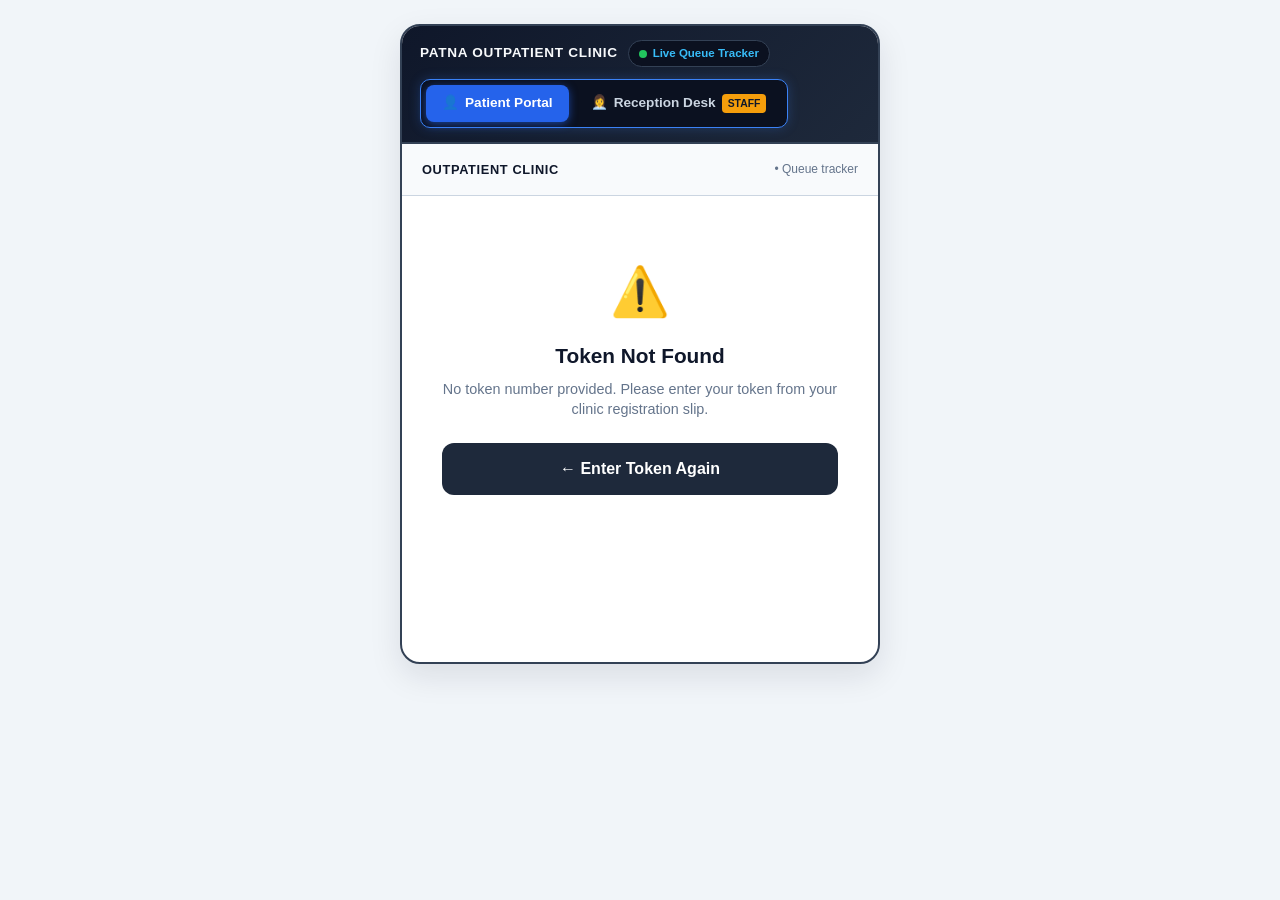
<file: queue-status.html>
<!DOCTYPE html>
<html lang="en">
<head>
  <meta charset="UTF-8">
  <meta name="viewport" content="width=device-width, initial-scale=1.0">
  <title>Your Queue Status - Clinic Queue Tracker</title>
  <link rel="stylesheet" href="css/styles.css">
  <link rel="stylesheet" href="css/patient.css">
  <link rel="stylesheet" href="css/unified.css">
</head>
<body class="unified-page">

  <!-- Mobile Screen Frame (Matches Wireframe Sketch 2) -->
  <main class="unified-wrapper" role="main">
    
    <!-- Top Mode Switcher Bar -->
    <header class="portal-topbar">
      <div class="portal-brand-block">
        <span class="portal-clinic-title">Patna Outpatient Clinic</span>
        <span class="portal-live-pill">
          <span class="portal-pulse-dot"></span> Live Queue Tracker
        </span>
      </div>

      <!-- Segmented Tab Navigation for Patient vs Receptionist -->
      <nav class="portal-tabs-group" role="tablist" aria-label="Clinic Queue Mode Switcher">
        <a href="index.html" class="portal-tab-btn active" style="text-decoration: none;">
          <span aria-hidden="true">👤</span> Patient Portal
        </a>
        <a href="index.html?tab=reception" class="portal-tab-btn" style="text-decoration: none;">
          <span aria-hidden="true">👩‍💼</span> Reception Desk 
          <span class="portal-badge-staff">Staff</span>
        </a>
      </nav>
    </header>

    <!-- Top Header Bar -->
    <div class="clinic-header">
      <span class="clinic-tag">Outpatient Clinic</span>
      <span class="system-tag">• Queue tracker</span>
    </div>

    <!-- Content Section -->
    <section class="card-content">
      
      <!-- ============================================================
           VIEW A: Valid Queue Status View (Sketch 2)
           ============================================================ -->
      <div id="queueStatusView">
        
        <!-- Step Tag -->
        <div class="section-badge">02 / Your place in line</div>

        <!-- Headings -->
        <h1 class="page-title">Your Queue Status</h1>
        <p id="queueStatusSubtitle" class="page-subtitle">You're registered. We'll take it from here.</p>

        <!-- Dynamic Inline Turn Approaching / Your Turn Alert (Appears when turn is close) -->
        <div id="inlineTurnAlert" class="inline-turn-alert" role="alert" aria-live="polite">
          <span id="turnAlertIcon" class="turn-alert-icon">🔔</span>
          <div class="turn-alert-content">
            <div id="turnAlertTitle" class="turn-alert-title">Your turn is approaching!</div>
            <div id="turnAlertMsg" class="turn-alert-msg">
              You are next in line. Please stay near Consultation Room 1.
            </div>
          </div>
        </div>

        <!-- 1. Hero Token Box -->
        <div class="token-hero-card">
          <span class="token-hero-label">Token Number</span>
          <div id="tokenNumberDisplay" class="token-hero-number">---</div>
          <div id="tokenStatusPill" class="status-pill waiting">
            <span class="status-dot"></span>
            <span id="tokenStatusText">Waiting</span>
          </div>
        </div>

        <!-- 2. Side-by-Side Metrics Grid -->
        <div class="metrics-row">
          <!-- Metric 1: Patients Ahead of You -->
          <div class="metric-box">
            <span class="metric-label">Patients ahead of you</span>
            <div class="metric-value-container">
              <span id="patientsAheadDisplay" class="metric-value">--</span>
            </div>
          </div>

          <!-- Metric 2: Estimated Waiting Time -->
          <div class="metric-box">
            <span class="metric-label">
              Estimated Waiting Time
              <span class="metric-estimate-tag">*Estimate</span>
            </span>
            <div class="metric-value-container">
              <span id="waitTimeDisplay" class="metric-value">--</span>
              <span id="waitUnitDisplay" class="metric-unit">minutes</span>
            </div>
          </div>
        </div>

        <!-- 3. Five-Segment Progress Bar (Wireframe Sketch 2) -->
        <div class="queue-progress-wrapper">
          <div class="progress-header-row">
            <span>Queue progress</span>
            <span id="progressStatusText" class="progress-status-text">You're in line</span>
          </div>
          
          <div class="progress-segments-container" aria-label="Queue progress 5-step indicator">
            <div id="seg1" class="progress-segment active" title="Step 1: Registered"></div>
            <div id="seg2" class="progress-segment" title="Step 2: Waiting"></div>
            <div id="seg3" class="progress-segment" title="Step 3: Mid-queue"></div>
            <div id="seg4" class="progress-segment" title="Step 4: Next in line"></div>
            <div id="seg5" class="progress-segment" title="Step 5: Your turn"></div>
          </div>

          <div class="progress-labels-row">
            <span>Registered</span>
            <span>Your turn</span>
          </div>
        </div>

        <!-- 4. Action Buttons Group -->
        <div class="action-buttons-group">
          <!-- Primary: View Turn Status (Opens Screen 4) -->
          <button type="button" id="viewTurnStatusBtn" class="btn-primary btn-wireframe-shaded">
            <span>View Turn Status</span>
            <span class="btn-arrow" aria-hidden="true">→</span>
          </button>

          <!-- Secondary: Back to Home -->
          <a href="index.html" class="btn-secondary">
            ← Back to Home
          </a>
        </div>

        <!-- Manual Refresh Control (Prominent and clear) -->
        <div class="refresh-control-container">
          <button type="button" id="refreshBtn" class="btn-refresh" title="Check for queue updates">
            <span aria-hidden="true">↻</span> Refresh queue status
          </button>
        </div>

        <!-- Explicit Disclaimer Card -->
        <div class="disclaimer-card">
          <strong>*Disclaimer:</strong> Waiting times are approximate estimates only (calculated at ~5–7 mins per consultation) and may vary depending on patient care needs and doctor availability.
        </div>

        <!-- Reassurance Footer -->
        <footer class="card-footer">
          <p class="footer-quote-sub">
            Estimated times may vary. Thank you for your patience.
          </p>
        </footer>

      </div>

      <!-- ============================================================
           VIEW B: Invalid / Unknown Token State
           ============================================================ -->
      <div id="invalidTokenView" class="invalid-token-card">
        <div class="invalid-token-icon" aria-hidden="true">⚠️</div>
        <h2 class="invalid-token-title">Token Not Found</h2>
        <p id="invalidTokenDesc" class="invalid-token-desc">
          The requested token could not be found in today's active clinic queue. Please verify your token number on your registration slip.
        </p>
        <a href="index.html" class="btn-primary">
          ← Enter Token Again
        </a>
      </div>

      <!-- ============================================================
           VIEW C: Turn Approaching View (Screen 4 from Product Plan)
           ============================================================ -->
      <div id="turnApproachingView" class="turn-approaching-view" aria-modal="true" role="dialog">
        <div class="clinic-header" style="margin: -24px -24px 20px -24px;">
          <span class="clinic-tag">Outpatient Clinic</span>
          <span class="system-tag">• Queue tracker</span>
        </div>

        <div class="section-badge">03 / Turn Approaching</div>
        
        <h2 class="page-title">Turn Status</h2>

        <div class="approaching-banner">
          <div class="approaching-icon" aria-hidden="true">🔔</div>
          <h3 id="approachingViewTitle" class="approaching-title">Your Turn is Approaching!</h3>
          <p id="approachingViewDesc" class="approaching-text">
            Token <strong id="approachingTokenDisplay" style="font-family: var(--font-mono); font-size: 1.25rem;">025</strong> is close to consultation. Please make your way toward the doctor's room.
          </p>
          <div class="room-highlight-box">
            👉 <span id="approachingRoomDisplay">Consultation Room 1</span>
          </div>
        </div>

        <div style="margin-top: auto; padding-top: 20px;">
          <button type="button" id="closeTurnStatusBtn" class="btn-primary">
            ← Back to Queue Status
          </button>
        </div>
      </div>

    </section>

  </main>

  <!-- Client Scripts -->
  <script src="js/queue-service.js"></script>
  <script src="js/queue-status.js"></script>
</body>
</html>
</file>
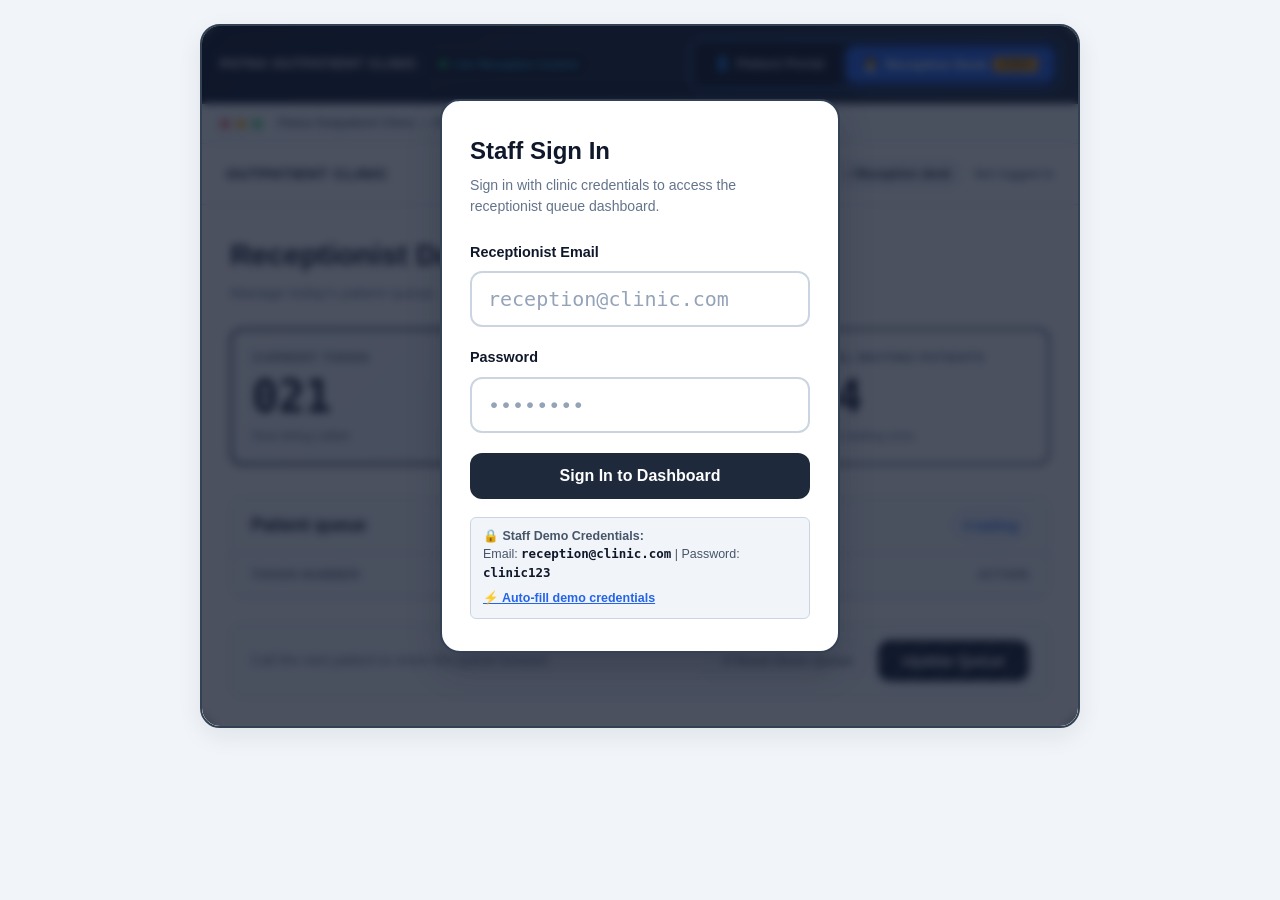
<file: reception.html>
<!DOCTYPE html>
<html lang="en">
<head>
  <meta charset="UTF-8">
  <meta name="viewport" content="width=device-width, initial-scale=1.0">
  <title>Receptionist Dashboard - Clinic Queue System</title>
  <link rel="stylesheet" href="css/styles.css">
  <link rel="stylesheet" href="css/reception.css">
  <link rel="stylesheet" href="css/unified.css">
</head>
<body class="unified-page">

  <!-- Desktop Window Container (Matches Wireframe Sketch 3) -->
  <main class="desktop-wrapper" role="main" style="max-width: 880px;">
    
    <!-- Top Mode Switcher Bar -->
    <header class="portal-topbar">
      <div class="portal-brand-block">
        <span class="portal-clinic-title">Patna Outpatient Clinic</span>
        <span class="portal-live-pill">
          <span class="portal-pulse-dot"></span> Live Reception Control
        </span>
      </div>

      <!-- Segmented Tab Navigation for Patient vs Receptionist -->
      <nav class="portal-tabs-group" role="tablist" aria-label="Clinic Queue Mode Switcher">
        <a href="index.html" class="portal-tab-btn" style="text-decoration: none;">
          <span aria-hidden="true">👤</span> Patient Portal
        </a>
        <button type="button" class="portal-tab-btn active" style="cursor: default;">
          <span aria-hidden="true">👩‍💼</span> Reception Desk 
          <span class="portal-badge-staff">Staff</span>
        </button>
      </nav>
    </header>

    <!-- Desktop Titlebar (Matches Wireframe "o o o") -->
    <div class="window-titlebar">
      <div class="window-dots" aria-hidden="true">
        <span class="dot dot-red"></span>
        <span class="dot dot-yellow"></span>
        <span class="dot dot-green"></span>
      </div>
      <span class="window-title-text">Patna Outpatient Clinic — Reception Queue Control</span>
    </div>

    <!-- Header Bar -->
    <header class="reception-header">
      <div>
        <span class="clinic-tag" style="font-size: 0.95rem;">Outpatient Clinic</span>
      </div>
      <div class="auth-user-bar">
        <a href="index.html" class="btn-signout" style="text-decoration: none; color: #2563eb; border-color: #bfdbfe; background-color: #eff6ff;">← Patient Home</a>
        <span class="badge-reception-desk">• Reception desk</span>
        <span id="staffUserEmail" style="font-size: 0.78rem; color: #64748b; font-weight: 600;">Not logged in</span>
        <button type="button" id="signOutBtn" class="btn-signout" style="display: none;">Log Out</button>
      </div>
    </header>

    <!-- Main Dashboard Content -->
    <div class="reception-body">
      
      <!-- Headings -->
      <div class="reception-title-group">
        <h1 class="reception-title">Receptionist Dashboard</h1>
        <p class="reception-subtitle">Manage today's patient queue.</p>
      </div>

      <!-- Live Sync / Status Notification Alert (Hidden by default) -->
      <div id="receptionAlert" class="alert-box" style="margin-bottom: 20px;"></div>

      <!-- 1. Three Top Metric Cards (Wireframe Sketch 3) -->
      <div class="reception-metrics-grid">
        
        <!-- Card 1: Current Token (Highlighted) -->
        <div class="reception-card highlight">
          <span class="rc-label">Current Token</span>
          <div id="rcCurrentToken" class="rc-value">021</div>
          <span class="rc-sub">Now being called</span>
        </div>

        <!-- Card 2: Next Token -->
        <div class="reception-card">
          <span class="rc-label">Next Token</span>
          <div id="rcNextToken" class="rc-value">022</div>
          <span class="rc-sub">Next in line</span>
        </div>

        <!-- Card 3: Total Waiting Patients -->
        <div class="reception-card">
          <span class="rc-label">Total Waiting Patients</span>
          <div id="rcTotalWaiting" class="rc-value">04</div>
          <span class="rc-sub">In the waiting area</span>
        </div>

      </div>

      <!-- 2. Patient Queue Table Section (Sketch 3) -->
      <section class="queue-table-section">
        <div class="table-header-bar">
          <h2 class="table-title">Patient queue</h2>
          <span id="rcWaitingBadge" class="waiting-badge">4 waiting</span>
        </div>

        <table class="patient-table" aria-label="Waiting patients queue table">
          <thead>
            <tr>
              <th scope="col" style="width: 25%;">Token Number</th>
              <th scope="col" style="width: 40%;">Status</th>
              <th scope="col" class="col-action" style="width: 35%;">Action</th>
            </tr>
          </thead>
          <tbody id="queueTableBody">
            <!-- Dynamically populated rows for 022, 023, 024, 025 -->
          </tbody>
        </table>
      </section>

      <!-- 3. Bottom Action Bar (Sketch 3) -->
      <footer class="reception-footer-bar">
        <p class="footer-instruction-text">
          Call the next patient to move the queue forward.
        </p>
        
        <div class="footer-actions-group">
          <!-- Reset Demo Data Button -->
          <button type="button" id="resetDemoBtn" class="btn-reset-demo" title="Reset sample queue to Token 021 calling and 022-025 waiting">
            ↺ Reset Demo Queue
          </button>

          <!-- Primary Update Queue Button -->
          <button type="button" id="updateQueueBtn" class="btn-update-queue">
            Update Queue
          </button>
        </div>
      </footer>

    </div>

    <!-- ============================================================
         4. Authentication Modal (Protects Receptionist Access)
         ============================================================ -->
    <div id="authModal" class="auth-modal-overlay visible" role="dialog" aria-modal="true" aria-labelledby="authTitle">
      <div class="auth-card">
        <h2 id="authTitle" class="auth-title">Staff Sign In</h2>
        <p class="auth-sub">Sign in with clinic credentials to access the receptionist queue dashboard.</p>

        <!-- Auth Error Alert -->
        <div id="authErrorAlert" class="alert-box alert-error"></div>

        <form id="staffLoginForm" novalidate>
          <div class="form-group">
            <label for="staffEmail" class="form-label">Receptionist Email</label>
            <input 
              type="email" 
              id="staffEmail" 
              class="form-input" 
              placeholder="reception@clinic.com"
              required
              autocomplete="username"
            >
          </div>

          <div class="form-group">
            <label for="staffPassword" class="form-label">Password</label>
            <input 
              type="password" 
              id="staffPassword" 
              class="form-input" 
              placeholder="••••••••"
              required
              autocomplete="current-password"
            >
          </div>

          <button type="submit" id="loginSubmitBtn" class="btn-primary" style="margin-top: 10px;">
            Sign In to Dashboard
          </button>
        </form>

        <div class="auth-demo-hint">
          <strong>🔒 Staff Demo Credentials:</strong><br>
          Email: <code style="font-weight: 700; color: #0f172a;">reception@clinic.com</code> | Password: <code style="font-weight: 700; color: #0f172a;">clinic123</code><br>
          <button type="button" id="autofillDemoBtn" class="btn-autofill-demo" style="margin-top: 8px; display: inline-block;">
            ⚡ Auto-fill demo credentials
          </button>
        </div>
      </div>
    </div>

  </main>

  <!-- Client Scripts -->
  <script src="js/firebase-config.js"></script>
  <script src="js/queue-service.js"></script>
  <script src="js/reception.js"></script>
</body>
</html>
</file>
<file: css/styles.css>
/* ==========================================================================
   Clinic Queue Tracking System - Shared Styles
   Author: Vivek Kumar (MSOT B.Tech CSE)
   ========================================================================== */

/* 1. CSS Custom Properties (Variables) for easy color & spacing theming */
:root {
  /* Palette - Clean clinical neutral slate palette inspired by wireframe */
  --bg-page: #f1f5f9;
  --bg-card: #ffffff;
  --bg-subtle: #f8fafc;
  --border-color: #cbd5e1;
  --border-dark: #334155;
  --text-main: #0f172a;
  --text-muted: #64748b;
  --text-light: #94a3b8;
  
  /* Primary Action Colors */
  --primary-btn-bg: #1e293b;
  --primary-btn-text: #ffffff;
  --primary-btn-hover: #0f172a;
  --primary-btn-active: #334155;

  /* Status Colors */
  --status-waiting-bg: #fef3c7;
  --status-waiting-text: #92400e;
  --status-calling-bg: #dcfce7;
  --status-calling-text: #166534;
  --status-error-bg: #fef2f2;
  --status-error-border: #fca5a5;
  --status-error-text: #b91c1c;

  /* Typography */
  --font-family: -apple-system, BlinkMacSystemFont, "Segoe UI", Roboto, "Helvetica Neue", Arial, sans-serif;
  --font-mono: ui-monospace, SFMono-Regular, Menlo, Monaco, Consolas, monospace;

  /* Layout & Sizing */
  --card-max-width: 440px;
  --radius-sm: 6px;
  --radius-md: 12px;
  --radius-lg: 20px;
  --shadow-card: 0 4px 12px rgba(15, 23, 42, 0.08);
  --shadow-hover: 0 6px 16px rgba(15, 23, 42, 0.12);
}

/* 2. Global Resets & Base Styles */
*, *::before, *::after {
  box-sizing: border-box;
  margin: 0;
  padding: 0;
}

body {
  font-family: var(--font-family);
  background-color: var(--bg-page);
  color: var(--text-main);
  line-height: 1.5;
  min-height: 100vh;
  display: flex;
  flex-direction: column;
  align-items: center;
  justify-content: center;
  padding: 24px 16px;
  -webkit-font-smoothing: antialiased;
}

/* 3. Mobile Device Container (Matches wireframe phone view) */
.mobile-wrapper {
  width: 100%;
  max-width: var(--card-max-width);
  background-color: var(--bg-card);
  border: 2px solid var(--border-dark);
  border-radius: var(--radius-lg);
  box-shadow: var(--shadow-card);
  overflow: hidden;
  display: flex;
  flex-direction: column;
  min-height: 640px;
  position: relative;
}

/* 4. Top Clinic Bar */
.clinic-header {
  padding: 16px 20px;
  border-bottom: 1px solid var(--border-color);
  display: flex;
  align-items: center;
  justify-content: space-between;
  background-color: var(--bg-subtle);
}

.clinic-tag {
  font-size: 0.8rem;
  font-weight: 700;
  letter-spacing: 0.05em;
  text-transform: uppercase;
  color: var(--text-main);
}

.system-tag {
  font-size: 0.75rem;
  color: var(--text-muted);
  font-weight: 500;
}

/* 5. Main Card Content Area */
.card-content {
  padding: 28px 24px;
  flex: 1;
  display: flex;
  flex-direction: column;
}

/* Section step badge (e.g. 01 / WELCOME) */
.section-badge {
  font-size: 0.75rem;
  font-weight: 700;
  letter-spacing: 0.1em;
  color: var(--text-muted);
  text-transform: uppercase;
  margin-bottom: 14px;
}

/* Page titles */
.page-title {
  font-size: 1.75rem;
  font-weight: 700;
  line-height: 1.25;
  color: var(--text-main);
  margin-bottom: 6px;
}

.page-subtitle {
  font-size: 0.95rem;
  color: var(--text-muted);
  margin-bottom: 24px;
}

/* Subtle separator line */
.divider {
  height: 1px;
  background-color: var(--border-color);
  margin: 12px 0 24px 0;
  border: none;
}

/* 6. Form Components & Inputs */
.form-group {
  margin-bottom: 20px;
  display: flex;
  flex-direction: column;
}

.form-label {
  font-size: 0.9rem;
  font-weight: 600;
  color: var(--text-main);
  margin-bottom: 8px;
}

.form-input {
  width: 100%;
  font-size: 1.25rem;
  font-family: var(--font-mono);
  font-weight: 600;
  padding: 14px 16px;
  border: 2px solid var(--border-color);
  border-radius: var(--radius-md);
  background-color: #ffffff;
  color: var(--text-main);
  outline: none;
  transition: border-color 0.2s ease, box-shadow 0.2s ease;
}

.form-input:focus {
  border-color: var(--text-main);
  box-shadow: 0 0 0 3px rgba(30, 41, 59, 0.15);
}

.form-input::placeholder {
  color: var(--text-light);
  font-weight: 400;
}

.form-helper {
  font-size: 0.8rem;
  color: var(--text-muted);
  margin-top: 6px;
}

/* 7. Buttons */
.btn-primary {
  display: flex;
  align-items: center;
  justify-content: center;
  gap: 8px;
  width: 100%;
  padding: 14px 20px;
  background-color: var(--primary-btn-bg);
  color: var(--primary-btn-text);
  font-size: 1rem;
  font-weight: 600;
  border: none;
  border-radius: var(--radius-md);
  cursor: pointer;
  transition: background-color 0.2s ease, transform 0.1s ease;
  text-decoration: none;
}

.btn-primary:hover {
  background-color: var(--primary-btn-hover);
}

.btn-primary:active {
  transform: scale(0.98);
}

/* 8. Demo Shortcuts & Helpful Links */
.demo-shortcut-container {
  text-align: center;
  margin-top: 14px;
}

.demo-shortcut-btn {
  background: none;
  border: none;
  color: #2563eb;
  font-size: 0.85rem;
  font-weight: 500;
  cursor: pointer;
  padding: 4px 8px;
  border-radius: var(--radius-sm);
  transition: color 0.15s ease, background-color 0.15s ease;
}

.demo-shortcut-btn:hover {
  color: #1d4ed8;
  background-color: #eff6ff;
  text-decoration: underline;
}

/* 9. Feedback / Alert Banners */
.alert-box {
  display: none;
  padding: 12px 14px;
  border-radius: var(--radius-sm);
  font-size: 0.85rem;
  margin-bottom: 18px;
  line-height: 1.4;
  animation: fadeIn 0.2s ease-in-out;
}

.alert-box.visible {
  display: block;
}

.alert-error {
  background-color: var(--status-error-bg);
  border: 1px solid var(--status-error-border);
  color: var(--status-error-text);
}

/* 10. Card Footer Reassurance */
.card-footer {
  margin-top: auto;
  padding-top: 28px;
  text-align: center;
}

.footer-quote-title {
  font-size: 0.85rem;
  font-weight: 600;
  color: var(--text-main);
  margin-bottom: 2px;
}

.footer-quote-sub {
  font-size: 0.75rem;
  color: var(--text-muted);
}

/* 11. Subtle Animation */
@keyframes fadeIn {
  from {
    opacity: 0;
    transform: translateY(-4px);
  }
  to {
    opacity: 1;
    transform: translateY(0);
  }
}
</file>
<file: css/patient.css>
/* ==========================================================================
   Patient View Specific Styling
   Author: Vivek Kumar (MSOT B.Tech CSE)
   ========================================================================== */

/* Shaded texture styling for primary button as sketched in wireframe */
.btn-wireframe-shaded {
  background: repeating-linear-gradient(
    -45deg,
    #1e293b,
    #1e293b 8px,
    #0f172a 8px,
    #0f172a 16px
  );
  box-shadow: 0 2px 4px rgba(15, 23, 42, 0.15);
}

.btn-wireframe-shaded:hover {
  background: repeating-linear-gradient(
    -45deg,
    #0f172a,
    #0f172a 8px,
    #020617 8px,
    #020617 16px
  );
}

/* Secondary outline button (e.g. Back to Home) */
.btn-secondary {
  display: flex;
  align-items: center;
  justify-content: center;
  gap: 8px;
  width: 100%;
  padding: 12px 20px;
  background-color: transparent;
  color: var(--text-main);
  font-size: 0.95rem;
  font-weight: 600;
  border: 2px solid var(--border-dark);
  border-radius: var(--radius-md);
  cursor: pointer;
  text-decoration: none;
  transition: all 0.2s ease;
  margin-top: 10px;
}

.btn-secondary:hover {
  background-color: #f1f5f9;
  border-color: #0f172a;
}

/* Arrow icon in button */
.btn-arrow {
  font-size: 1.15rem;
  transition: transform 0.2s ease;
}

.btn-primary:hover .btn-arrow {
  transform: translateX(4px);
}

/* Input token format indicator */
.token-input-wrapper {
  position: relative;
}

.token-input-icon {
  position: absolute;
  right: 14px;
  top: 50%;
  transform: translateY(-50%);
  color: var(--text-light);
  font-size: 0.9rem;
  font-weight: 600;
  pointer-events: none;
}

/* ==========================================================================
   Queue Status Screen Components (Wireframe Sketch 2)
   ========================================================================== */

/* 1. Inline Turn Approaching Alert Banner */
.inline-turn-alert {
  display: none;
  align-items: flex-start;
  gap: 12px;
  background-color: #fef3c7;
  border: 2px solid #f59e0b;
  border-radius: var(--radius-md);
  padding: 14px 16px;
  margin-bottom: 20px;
  box-shadow: 0 2px 6px rgba(245, 158, 11, 0.12);
  animation: fadeIn 0.3s ease-in-out;
}

.inline-turn-alert.visible {
  display: flex;
}

.inline-turn-alert.calling {
  background-color: #dcfce7;
  border-color: #22c55e;
  box-shadow: 0 2px 6px rgba(34, 197, 94, 0.15);
}

.turn-alert-icon {
  font-size: 1.5rem;
  line-height: 1;
}

.turn-alert-content {
  flex: 1;
}

.turn-alert-title {
  font-size: 0.95rem;
  font-weight: 800;
  color: #78350f;
  margin-bottom: 2px;
}

.inline-turn-alert.calling .turn-alert-title {
  color: #14532d;
}

.turn-alert-msg {
  font-size: 0.82rem;
  color: #92400e;
  line-height: 1.35;
}

.inline-turn-alert.calling .turn-alert-msg {
  color: #166534;
}

/* 2. Hero Token Box */
.token-hero-card {
  border: 2px solid var(--border-dark);
  border-radius: var(--radius-md);
  padding: 20px 16px;
  text-align: center;
  background-color: #ffffff;
  margin-bottom: 20px;
  box-shadow: 0 2px 6px rgba(15, 23, 42, 0.04);
}

.token-hero-label {
  font-size: 0.75rem;
  font-weight: 700;
  letter-spacing: 0.12em;
  text-transform: uppercase;
  color: var(--text-muted);
  display: block;
  margin-bottom: 4px;
}

.token-hero-number {
  font-family: var(--font-mono);
  font-size: 3.25rem;
  font-weight: 800;
  color: var(--text-main);
  line-height: 1.1;
  letter-spacing: -0.02em;
}

/* Status Pill Badges */
.status-pill {
  display: inline-flex;
  align-items: center;
  gap: 6px;
  font-size: 0.8rem;
  font-weight: 600;
  padding: 4px 14px;
  border-radius: 9999px;
  margin-top: 8px;
  border: 1px solid transparent;
}

.status-pill.waiting {
  background-color: var(--status-waiting-bg);
  color: var(--status-waiting-text);
  border-color: #fde68a;
}

.status-pill.calling {
  background-color: var(--status-calling-bg);
  color: var(--status-calling-text);
  border-color: #bbf7d0;
  animation: pulseCalling 1.5s infinite;
}

.status-pill.completed {
  background-color: #f1f5f9;
  color: #475569;
  border-color: #cbd5e1;
}

.status-dot {
  width: 7px;
  height: 7px;
  border-radius: 50%;
  background-color: currentColor;
}

@keyframes pulseCalling {
  0% { transform: scale(1); }
  50% { transform: scale(1.04); }
  100% { transform: scale(1); }
}

/* 3. Side-by-Side Metrics Grid (People Ahead & Estimated Wait Time) */
.metrics-row {
  display: grid;
  grid-template-columns: 1fr 1.35fr;
  gap: 12px;
  margin-bottom: 24px;
}

.metric-box {
  background-color: #ffffff;
  border: 1.5px solid var(--border-color);
  border-radius: var(--radius-md);
  padding: 16px 14px;
  display: flex;
  flex-direction: column;
}

.metric-label {
  font-size: 0.75rem;
  font-weight: 600;
  color: var(--text-muted);
  margin-bottom: 6px;
  min-height: 2.2em;
  line-height: 1.25;
}

.metric-estimate-tag {
  font-size: 0.68rem;
  font-weight: 600;
  color: #64748b;
  display: block;
}

.metric-value-container {
  display: flex;
  align-items: baseline;
  gap: 4px;
  margin-top: auto;
}

.metric-value {
  font-size: 1.85rem;
  font-weight: 800;
  font-family: var(--font-mono);
  color: var(--text-main);
  line-height: 1;
}

.metric-unit {
  font-size: 0.8rem;
  font-weight: 600;
  color: var(--text-muted);
}

/* 4. Five-Segment Progress Bar (Wireframe Sketch 2) */
.queue-progress-wrapper {
  margin-bottom: 24px;
  padding: 14px 16px;
  background-color: var(--bg-subtle);
  border: 1px solid var(--border-color);
  border-radius: var(--radius-md);
}

.progress-header-row {
  display: flex;
  justify-content: space-between;
  align-items: center;
  font-size: 0.78rem;
  font-weight: 600;
  color: var(--text-main);
  margin-bottom: 10px;
}

.progress-status-text {
  color: #2563eb;
  font-size: 0.75rem;
  font-weight: 700;
}

.progress-segments-container {
  display: flex;
  gap: 6px;
  margin-bottom: 8px;
}

.progress-segment {
  flex: 1;
  height: 9px;
  border-radius: 6px;
  background-color: #e2e8f0;
  border: 1px solid #cbd5e1;
  transition: all 0.3s ease;
}

.progress-segment.active {
  background-color: #1e293b;
  border-color: #0f172a;
}

.progress-labels-row {
  display: flex;
  justify-content: space-between;
  font-size: 0.72rem;
  color: var(--text-muted);
  font-weight: 500;
}

/* 5. Action Area & Refresh Indicator */
.action-buttons-group {
  display: flex;
  flex-direction: column;
  gap: 8px;
  margin-top: 4px;
}

.refresh-control-container {
  text-align: center;
  margin: 14px 0 6px 0;
}

.btn-refresh {
  background-color: #f1f5f9;
  border: 1px solid var(--border-color);
  color: var(--text-main);
  font-size: 0.82rem;
  font-weight: 600;
  cursor: pointer;
  display: inline-flex;
  align-items: center;
  gap: 6px;
  padding: 8px 16px;
  border-radius: var(--radius-sm);
  transition: all 0.2s ease;
}

.btn-refresh:hover {
  background-color: #e2e8f0;
  border-color: var(--border-dark);
}

/* 6. Explicit Disclaimer Card (Requested by User Feedback) */
.disclaimer-card {
  background-color: #f8fafc;
  border-left: 3px solid #64748b;
  border-radius: 0 var(--radius-sm) var(--radius-sm) 0;
  padding: 8px 12px;
  margin-top: 18px;
  font-size: 0.75rem;
  color: #475569;
  line-height: 1.4;
}

/* 7. Turn Approaching Screen / Modal Overlay (Screen 4 from PDF) */
.turn-approaching-view {
  display: none;
  position: absolute;
  top: 0;
  left: 0;
  right: 0;
  bottom: 0;
  background-color: #ffffff;
  z-index: 50;
  padding: 24px;
  flex-direction: column;
}

.turn-approaching-view.visible {
  display: flex;
}

.approaching-banner {
  background-color: #fef3c7;
  border: 2px solid #f59e0b;
  border-radius: var(--radius-md);
  padding: 24px 20px;
  text-align: center;
  margin: 20px 0;
}

.approaching-icon {
  font-size: 2.5rem;
  margin-bottom: 12px;
}

.approaching-title {
  font-size: 1.45rem;
  font-weight: 800;
  color: #78350f;
  margin-bottom: 8px;
}

.approaching-text {
  font-size: 0.95rem;
  color: #92400e;
  line-height: 1.4;
  margin-bottom: 16px;
}

.room-highlight-box {
  background-color: #ffffff;
  border: 2px solid #d97706;
  border-radius: var(--radius-sm);
  padding: 12px;
  display: inline-block;
  font-weight: 700;
  font-size: 1.1rem;
  color: #0f172a;
}

/* 8. Invalid Token State Card */
.invalid-token-card {
  display: none;
  text-align: center;
  padding: 32px 16px;
}

.invalid-token-card.visible {
  display: block;
}

.invalid-token-icon {
  font-size: 3rem;
  color: #dc2626;
  margin-bottom: 12px;
}

.invalid-token-title {
  font-size: 1.3rem;
  font-weight: 700;
  color: var(--text-main);
  margin-bottom: 8px;
}

.invalid-token-desc {
  font-size: 0.9rem;
  color: var(--text-muted);
  line-height: 1.4;
  margin-bottom: 24px;
}
</file>
<file: css/reception.css>
/* ==========================================================================
   Receptionist Dashboard Styling (Wireframe Sketch 3)
   Author: Vivek Kumar (MSOT B.Tech CSE)
   ========================================================================== */

/* 1. Desktop Window Wrapper */
.desktop-wrapper {
  width: 100%;
  max-width: 880px;
  background-color: var(--bg-card);
  border: 2px solid var(--border-dark);
  border-radius: var(--radius-lg);
  box-shadow: 0 8px 24px rgba(15, 23, 42, 0.08);
  overflow: hidden;
  display: flex;
  flex-direction: column;
  min-height: 620px;
  position: relative;
}

/* Simulated desktop window title bar (matches sketch 3 "o o o") */
.window-titlebar {
  background-color: #f8fafc;
  border-bottom: 1px solid var(--border-color);
  padding: 10px 18px;
  display: flex;
  align-items: center;
  gap: 8px;
}

.window-dots {
  display: flex;
  gap: 6px;
}

.dot {
  width: 10px;
  height: 10px;
  border-radius: 50%;
  border: 1px solid rgba(0, 0, 0, 0.15);
}

.dot-red { background-color: #f87171; }
.dot-yellow { background-color: #fbbf24; }
.dot-green { background-color: #4ade80; }

.window-title-text {
  font-size: 0.78rem;
  color: var(--text-muted);
  font-weight: 600;
  margin-left: 8px;
}

/* 2. Reception Header */
.reception-header {
  padding: 16px 24px;
  border-bottom: 1px solid var(--border-color);
  display: flex;
  align-items: center;
  justify-content: space-between;
  background-color: #ffffff;
}

.auth-user-bar {
  display: flex;
  align-items: center;
  gap: 12px;
}

.badge-reception-desk {
  font-size: 0.75rem;
  font-weight: 700;
  background-color: #f1f5f9;
  border: 1px solid var(--border-color);
  color: var(--text-main);
  padding: 4px 10px;
  border-radius: 9999px;
  letter-spacing: 0.04em;
}

.btn-signout {
  background: none;
  border: 1px solid #cbd5e1;
  color: #64748b;
  font-size: 0.75rem;
  font-weight: 600;
  padding: 4px 10px;
  border-radius: 6px;
  cursor: pointer;
  transition: all 0.2s ease;
}

.btn-signout:hover {
  background-color: #fee2e2;
  border-color: #f87171;
  color: #dc2626;
}

/* 3. Reception Content Area */
.reception-body {
  padding: 28px;
  flex: 1;
}

.reception-title-group {
  margin-bottom: 24px;
}

.reception-title {
  font-size: 1.85rem;
  font-weight: 800;
  color: var(--text-main);
  margin-bottom: 4px;
}

.reception-subtitle {
  font-size: 0.95rem;
  color: var(--text-muted);
}

/* 4. Three Top Summary Cards (Sketch 3) */
.reception-metrics-grid {
  display: grid;
  grid-template-columns: repeat(3, 1fr);
  gap: 16px;
  margin-bottom: 32px;
}

.reception-card {
  border: 2px solid var(--border-dark);
  border-radius: var(--radius-md);
  padding: 18px 20px;
  background-color: #ffffff;
  display: flex;
  flex-direction: column;
}

/* Highlighted current token card matching wireframe hatched pattern */
.reception-card.highlight {
  background: linear-gradient(135deg, #f8fafc 0%, #f1f5f9 100%);
  border-color: #0f172a;
  box-shadow: 0 3px 8px rgba(15, 23, 42, 0.08);
}

.rc-label {
  font-size: 0.8rem;
  font-weight: 700;
  color: var(--text-muted);
  text-transform: uppercase;
  letter-spacing: 0.04em;
  margin-bottom: 6px;
}

.rc-value {
  font-family: var(--font-mono);
  font-size: 2.75rem;
  font-weight: 800;
  color: var(--text-main);
  line-height: 1.1;
  margin-bottom: 4px;
}

.rc-sub {
  font-size: 0.8rem;
  color: var(--text-muted);
  font-weight: 500;
}

/* 5. Patient Queue Table Section */
.queue-table-section {
  border: 1px solid var(--border-color);
  border-radius: var(--radius-md);
  overflow: hidden;
  margin-bottom: 24px;
  background-color: #ffffff;
}

.table-header-bar {
  padding: 14px 20px;
  display: flex;
  justify-content: space-between;
  align-items: center;
  border-bottom: 1px solid var(--border-color);
  background-color: var(--bg-subtle);
}

.table-title {
  font-size: 1.1rem;
  font-weight: 700;
  color: var(--text-main);
}

.waiting-badge {
  font-size: 0.8rem;
  font-weight: 700;
  color: #2563eb;
  background-color: #eff6ff;
  padding: 3px 10px;
  border-radius: 9999px;
  border: 1px solid #bfdbfe;
}

.patient-table {
  width: 100%;
  border-collapse: collapse;
}

.patient-table th {
  background-color: #f8fafc;
  font-size: 0.78rem;
  font-weight: 700;
  text-transform: uppercase;
  letter-spacing: 0.05em;
  color: var(--text-muted);
  text-align: left;
  padding: 12px 20px;
  border-bottom: 1px solid var(--border-color);
}

.patient-table th.col-action {
  text-align: right;
}

.patient-table td {
  padding: 14px 20px;
  border-bottom: 1px solid var(--border-color);
  font-size: 0.92rem;
  vertical-align: middle;
}

.patient-table tr:last-child td {
  border-bottom: none;
}

.patient-table tr:hover {
  background-color: #fbfcfe;
}

.token-cell-number {
  font-family: var(--font-mono);
  font-size: 1.25rem;
  font-weight: 800;
  color: var(--text-main);
}

/* Call Patient Action Button in Table Row */
.btn-call-patient {
  background-color: #ffffff;
  color: var(--text-main);
  border: 2px solid var(--border-dark);
  font-size: 0.85rem;
  font-weight: 700;
  padding: 7px 14px;
  border-radius: var(--radius-sm);
  cursor: pointer;
  display: inline-flex;
  align-items: center;
  gap: 6px;
  transition: all 0.15s ease;
}

.btn-call-patient:hover {
  background-color: #1e293b;
  color: #ffffff;
  border-color: #0f172a;
}

.btn-call-patient:active {
  transform: scale(0.97);
}

/* 6. Bottom Action Bar (Sketch 3) */
.reception-footer-bar {
  display: flex;
  justify-content: space-between;
  align-items: center;
  padding: 16px 20px;
  background-color: var(--bg-subtle);
  border-radius: var(--radius-md);
  border: 1px solid var(--border-color);
}

.footer-instruction-text {
  font-size: 0.88rem;
  color: var(--text-muted);
  font-weight: 500;
}

.footer-actions-group {
  display: flex;
  align-items: center;
  gap: 12px;
}

.btn-update-queue {
  background: repeating-linear-gradient(
    -45deg,
    #1e293b,
    #1e293b 8px,
    #0f172a 8px,
    #0f172a 16px
  );
  color: #ffffff;
  border: none;
  font-size: 0.95rem;
  font-weight: 700;
  padding: 12px 24px;
  border-radius: var(--radius-md);
  cursor: pointer;
  box-shadow: 0 2px 6px rgba(15, 23, 42, 0.15);
  transition: opacity 0.2s ease, transform 0.1s ease;
}

.btn-update-queue:hover {
  opacity: 0.92;
}

.btn-update-queue:active {
  transform: scale(0.98);
}

.btn-reset-demo {
  background: transparent;
  border: 1px dashed var(--border-color);
  color: var(--text-muted);
  font-size: 0.8rem;
  font-weight: 600;
  padding: 8px 12px;
  border-radius: var(--radius-sm);
  cursor: pointer;
}

.btn-reset-demo:hover {
  background-color: #ffffff;
  border-color: var(--border-dark);
  color: var(--text-main);
}

/* 7. Authentication Modal Overlay */
.auth-modal-overlay {
  display: none;
  position: absolute;
  top: 0;
  left: 0;
  right: 0;
  bottom: 0;
  background-color: rgba(15, 23, 42, 0.75);
  backdrop-filter: blur(4px);
  z-index: 100;
  align-items: center;
  justify-content: center;
  padding: 20px;
}

.auth-modal-overlay.visible {
  display: flex;
}

.auth-card {
  width: 100%;
  max-width: 400px;
  background-color: #ffffff;
  border: 2px solid var(--border-dark);
  border-radius: var(--radius-lg);
  box-shadow: 0 16px 32px rgba(15, 23, 42, 0.25);
  padding: 32px 28px;
}

.auth-title {
  font-size: 1.5rem;
  font-weight: 800;
  color: var(--text-main);
  margin-bottom: 6px;
}

.auth-sub {
  font-size: 0.88rem;
  color: var(--text-muted);
  margin-bottom: 24px;
}

.auth-demo-hint {
  background-color: #f1f5f9;
  border: 1px solid #cbd5e1;
  border-radius: var(--radius-sm);
  padding: 10px 12px;
  font-size: 0.78rem;
  color: #475569;
  margin-top: 18px;
  line-height: 1.4;
}

.btn-autofill-demo {
  background: none;
  border: none;
  color: #2563eb;
  font-weight: 700;
  font-size: 0.78rem;
  cursor: pointer;
  text-decoration: underline;
  padding: 0;
  margin-top: 4px;
  display: block;
}

/* 8. Responsive Adjustments for Mobile & Tablet */
@media (max-width: 768px) {
  .reception-metrics-grid {
    grid-template-columns: 1fr;
    gap: 12px;
  }
  .reception-footer-bar {
    flex-direction: column;
    gap: 14px;
    text-align: center;
  }
  .footer-actions-group {
    width: 100%;
    flex-direction: column;
  }
  .btn-update-queue {
    width: 100%;
  }
}
</file>
<file: css/unified.css>
/* ==========================================================================
   Clinic Queue Tracking System - Unified Portal Styling
   Author: Vivek Kumar (MSOT B.Tech CSE)
   
   Purpose:
   Unifies the Public Patient Portal and Receptionist Dashboard into a single
   cohesive, responsive web application. Provides smooth mode switching,
   responsive card transitions, and clean accessible styling.
   ========================================================================== */

/* 1. Page Container Overrides */
body.unified-page {
  background-color: var(--bg-page);
  min-height: 100vh;
  display: flex;
  flex-direction: column;
  align-items: center;
  justify-content: flex-start;
  padding: 24px 16px 48px 16px;
  overflow-x: hidden;
}

/* 2. Unified Card Wrapper (Expands when Reception tab is active) */
.unified-wrapper {
  width: 100%;
  max-width: 480px;
  background-color: var(--bg-card);
  border: 2px solid var(--border-dark);
  border-radius: var(--radius-lg);
  box-shadow: 0 12px 32px rgba(15, 23, 42, 0.1);
  overflow: hidden;
  display: flex;
  flex-direction: column;
  min-height: 640px;
  position: relative;
  transition: max-width 0.35s cubic-bezier(0.4, 0, 0.2, 1);
  margin-bottom: 24px;
}

.unified-wrapper.reception-expanded {
  max-width: 880px;
}

/* 3. Top Mode Navigation Bar */
.portal-topbar {
  background: linear-gradient(135deg, #0f172a 0%, #1e293b 100%);
  color: #ffffff;
  padding: 14px 18px;
  display: flex;
  align-items: center;
  justify-content: space-between;
  border-bottom: 2px solid #334155;
  flex-wrap: wrap;
  gap: 12px;
}

.portal-brand-block {
  display: flex;
  align-items: center;
  gap: 10px;
}

.portal-clinic-title {
  font-size: 0.85rem;
  font-weight: 800;
  letter-spacing: 0.05em;
  text-transform: uppercase;
  color: #f8fafc;
}

.portal-live-pill {
  display: inline-flex;
  align-items: center;
  gap: 6px;
  font-size: 0.72rem;
  font-weight: 600;
  background-color: #0b1120;
  color: #38bdf8;
  padding: 4px 10px;
  border-radius: 9999px;
  border: 1px solid #334155;
}

.portal-pulse-dot {
  width: 8px;
  height: 8px;
  background-color: #22c55e;
  border-radius: 50%;
  animation: pulseLive 2s infinite;
}

@keyframes pulseLive {
  0% { transform: scale(0.95); opacity: 0.8; }
  50% { transform: scale(1.3); opacity: 1; }
  100% { transform: scale(0.95); opacity: 0.8; }
}

.portal-tabs-group {
  display: flex;
  background-color: #0b1120;
  padding: 5px;
  border-radius: 10px;
  gap: 6px;
  border: 1.5px solid #3b82f6;
  box-shadow: 0 0 12px rgba(59, 130, 246, 0.25);
}

.portal-tab-btn {
  background: transparent;
  border: none;
  color: #cbd5e1;
  padding: 8px 16px;
  font-size: 0.85rem;
  font-weight: 700;
  border-radius: 8px;
  cursor: pointer;
  transition: all 0.2s ease;
  display: flex;
  align-items: center;
  gap: 6px;
}

.portal-tab-btn:hover {
  color: #ffffff;
  background-color: rgba(255, 255, 255, 0.08);
}

.portal-tab-btn.active {
  background-color: #2563eb;
  color: #ffffff;
  box-shadow: 0 2px 8px rgba(37, 99, 235, 0.6);
}

.portal-badge-staff {
  background-color: #f59e0b;
  color: #0f172a;
  font-size: 0.65rem;
  font-weight: 800;
  padding: 2px 6px;
  border-radius: 4px;
  text-transform: uppercase;
}

/* Callout to switch to Reception Desk directly from Patient view */
.role-switch-callout {
  margin-top: 18px;
  padding: 12px 14px;
  background-color: #eff6ff;
  border: 1.5px solid #bfdbfe;
  border-radius: var(--radius-md);
  text-align: center;
  display: flex;
  flex-direction: column;
  gap: 8px;
  align-items: center;
}

.role-switch-label {
  font-size: 0.78rem;
  font-weight: 600;
  color: #1e40af;
}

.btn-role-switch {
  width: 100%;
  padding: 10px 14px;
  background-color: #ffffff;
  color: #1d4ed8;
  border: 1.5px solid #3b82f6;
  border-radius: var(--radius-sm);
  font-size: 0.84rem;
  font-weight: 700;
  cursor: pointer;
  transition: all 0.2s ease;
  display: inline-flex;
  align-items: center;
  justify-content: center;
  gap: 6px;
}

.btn-role-switch:hover {
  background-color: #dbeafe;
  border-color: #1d4ed8;
}

/* 4. Active Portal Views */
.portal-view {
  display: none;
  width: 100%;
}

.portal-view.active-view {
  display: block;
  animation: fadeInPortal 0.25s ease-out;
}

@keyframes fadeInPortal {
  from { opacity: 0; transform: translateY(4px); }
  to { opacity: 1; transform: translateY(0); }
}

/* 5. In-Place Patient Sub-Views */
.patient-subview {
  display: none;
}

.patient-subview.active-subview {
  display: block;
}

/* Active tokens pilot badge */
.active-tokens-badge-box {
  background-color: #f8fafc;
  border: 1px dashed var(--border-color);
  border-radius: var(--radius-sm);
  padding: 10px 14px;
  margin: 16px 0;
  font-size: 0.78rem;
  color: var(--text-muted);
}

.active-tokens-badge-box strong {
  color: var(--text-main);
}

.active-token-pill {
  display: inline-block;
  background-color: #e2e8f0;
  color: #0f172a;
  padding: 2px 6px;
  border-radius: 4px;
  font-family: var(--font-mono);
  font-weight: 700;
  margin: 0 2px;
}

.active-token-pill.calling {
  background-color: #dcfce7;
  color: #166534;
  border: 1px solid #86efac;
}

/* 6. Reception Auth Section inside Unified Card */
.reception-auth-box {
  padding: 32px 24px;
  max-width: 480px;
  margin: 0 auto;
}

/* 7. Evaluator / Assignment Navigation Footer */
.unified-footer-nav {
  width: 100%;
  max-width: 880px;
  background-color: #ffffff;
  border: 1px solid var(--border-color);
  border-radius: var(--radius-md);
  padding: 16px 20px;
  display: flex;
  flex-direction: column;
  gap: 10px;
  font-size: 0.8rem;
  color: var(--text-muted);
  box-shadow: 0 2px 8px rgba(15, 23, 42, 0.04);
}

.unified-footer-header {
  display: flex;
  justify-content: space-between;
  align-items: center;
  flex-wrap: wrap;
  gap: 8px;
  border-bottom: 1px solid #f1f5f9;
  padding-bottom: 8px;
}

.unified-footer-links {
  display: flex;
  flex-wrap: wrap;
  gap: 12px;
}

.unified-footer-links a {
  color: #2563eb;
  text-decoration: none;
  font-weight: 600;
  display: inline-flex;
  align-items: center;
  gap: 4px;
}

.unified-footer-links a:hover {
  text-decoration: underline;
}

/* 8. Mobile Responsiveness */
@media (max-width: 640px) {
  body.unified-page {
    padding: 12px 8px 32px 8px;
  }
  
  .portal-topbar {
    flex-direction: column;
    align-items: stretch;
  }
  
  .portal-brand-block {
    justify-content: space-between;
  }
  
  .portal-tabs-group {
    width: 100%;
  }
  
  .portal-tab-btn {
    flex: 1;
    justify-content: center;
  }
  
  .unified-wrapper {
    border-radius: var(--radius-md);
  }
}
</file>
